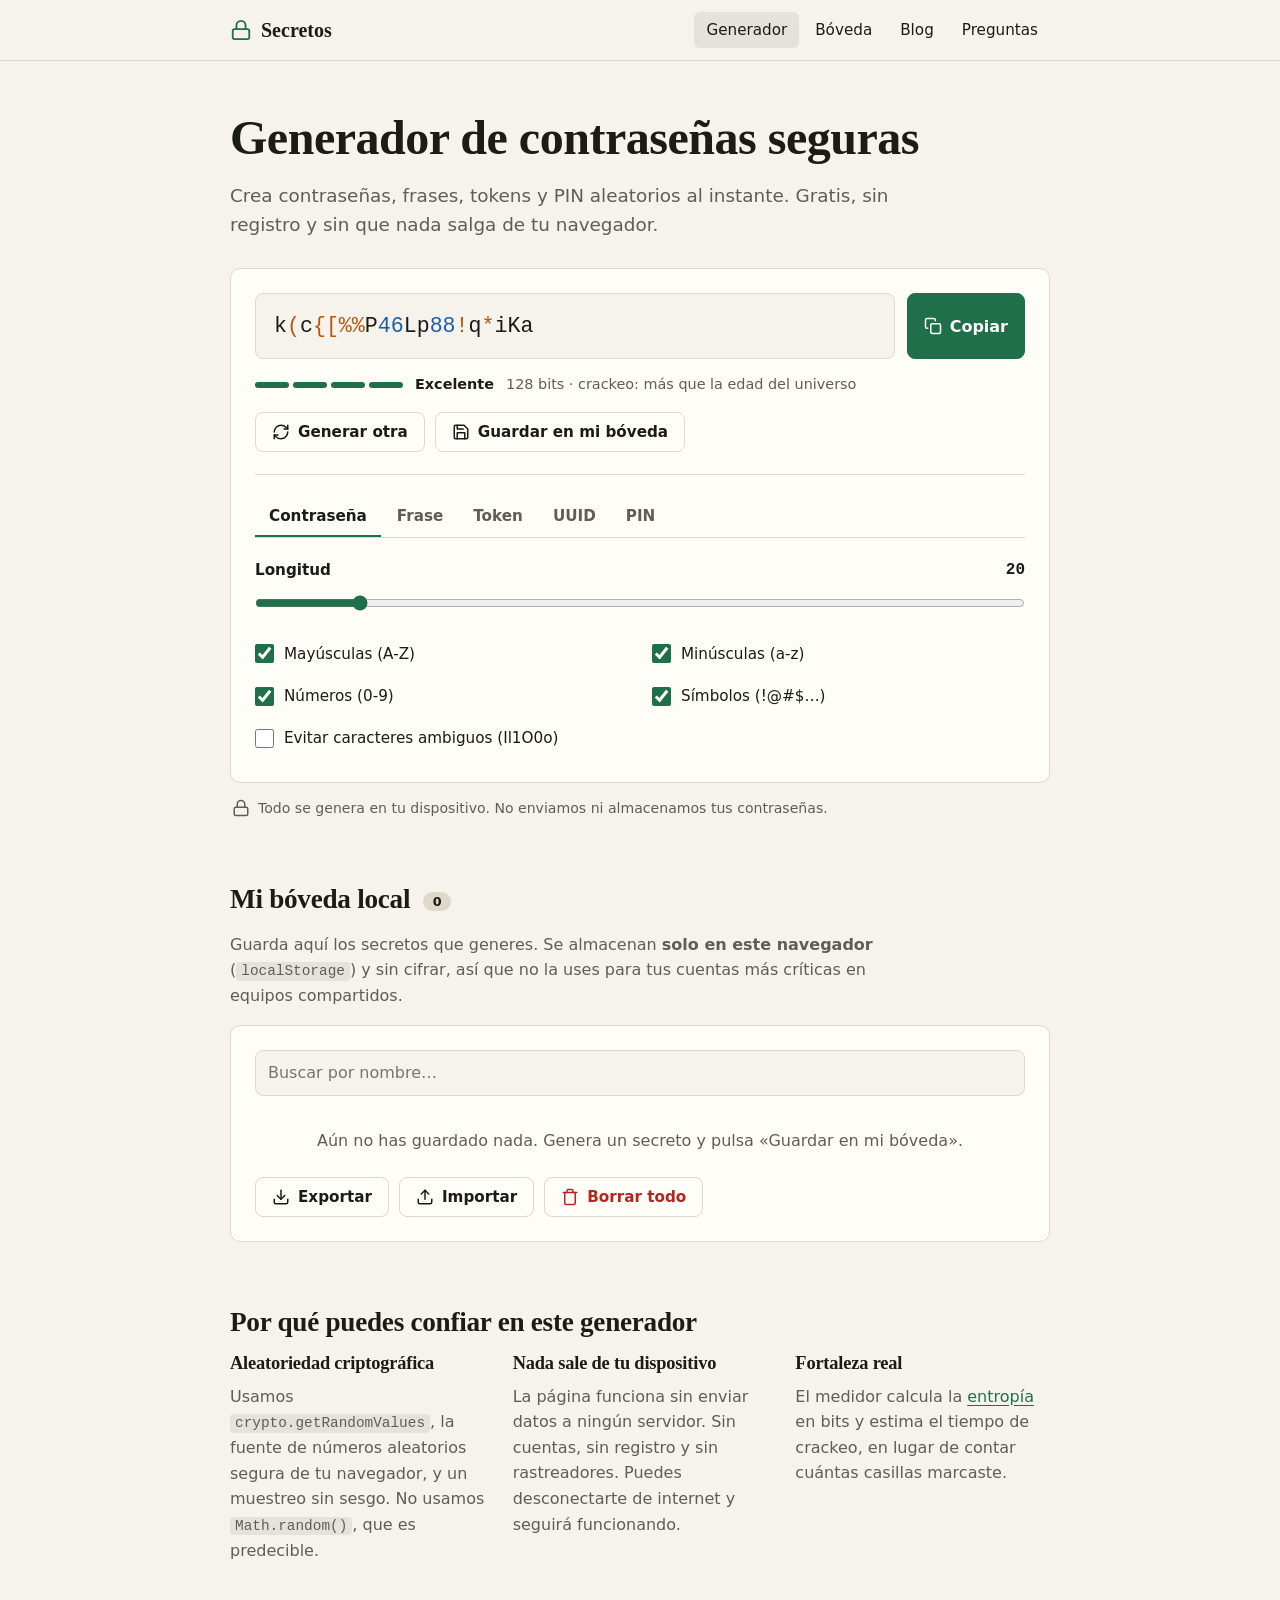
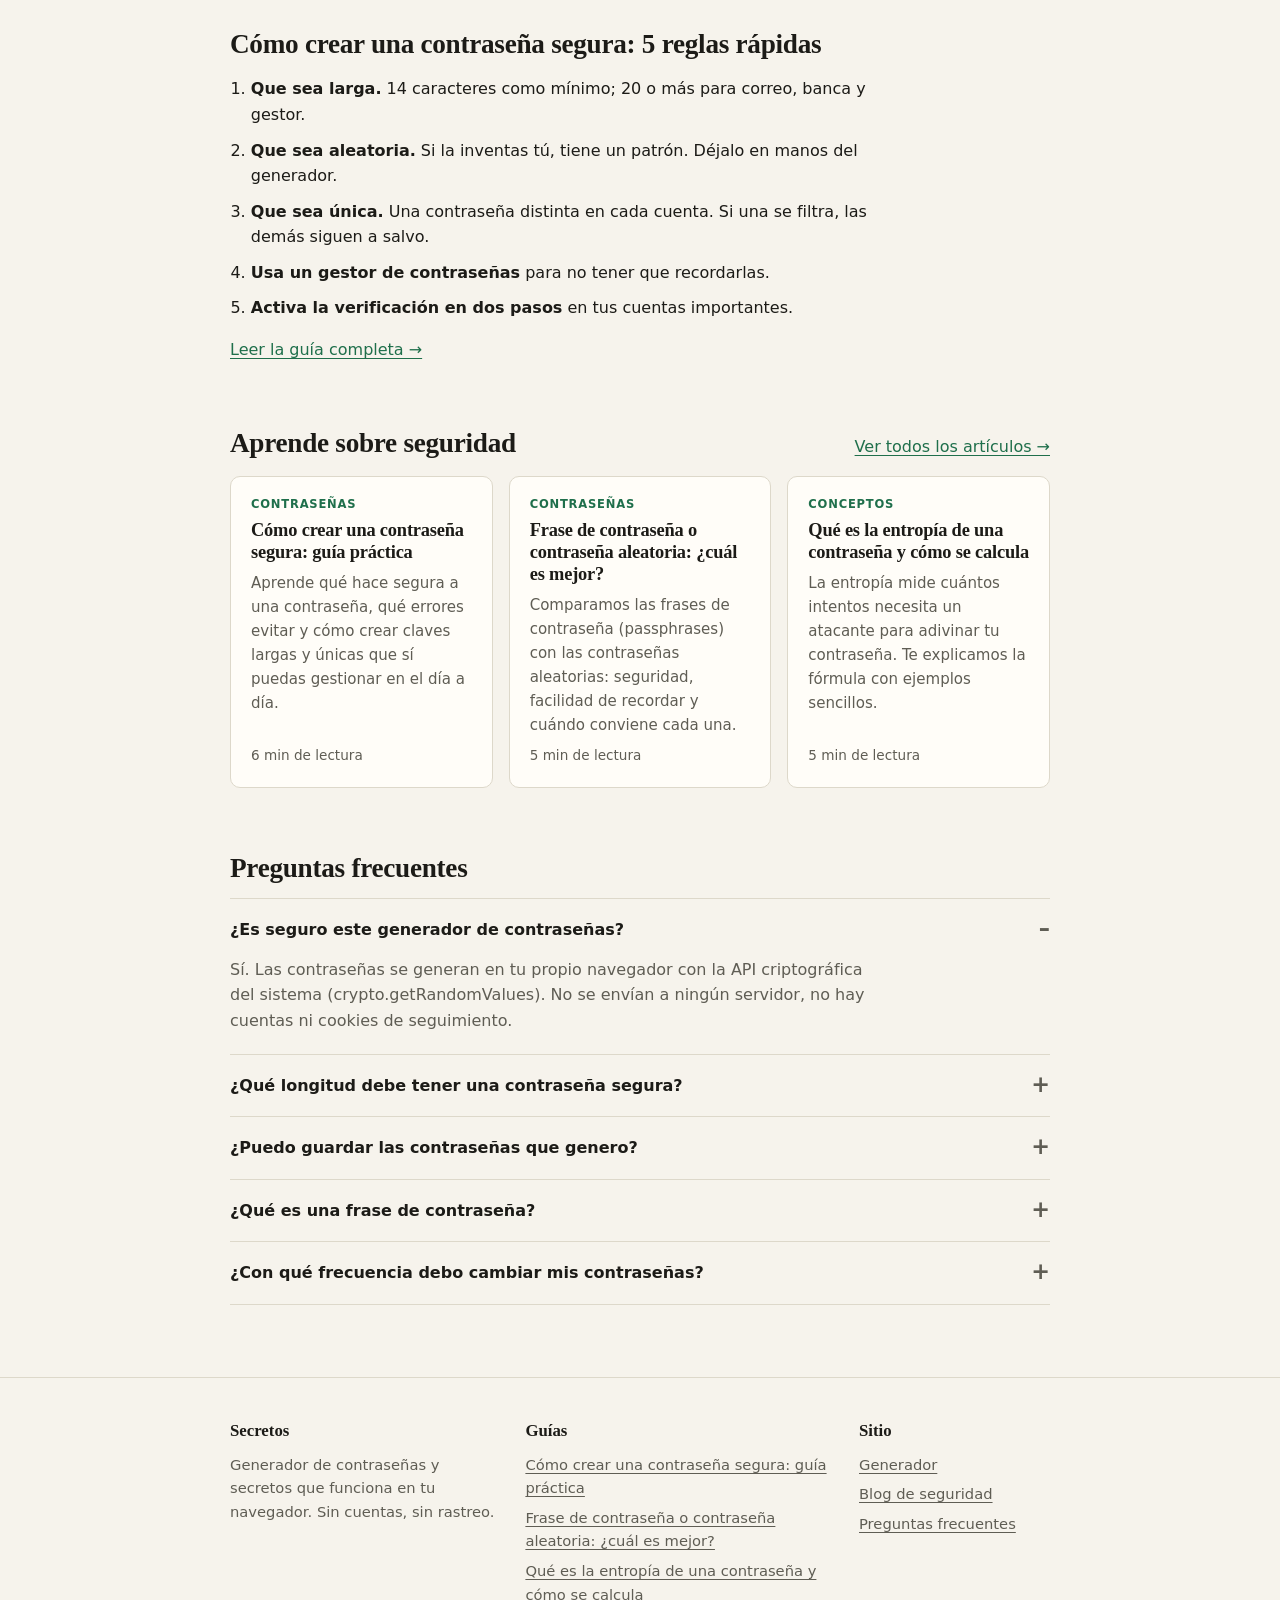
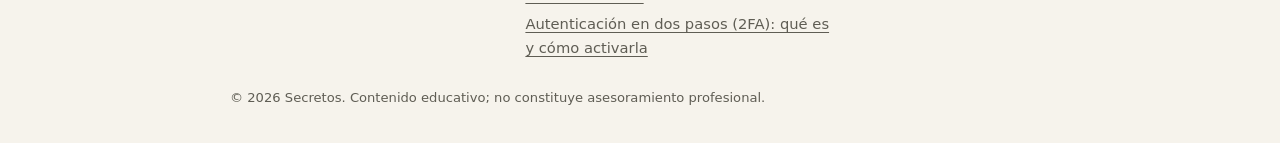
<file: index.html>
<!DOCTYPE html>
<html lang="es">
<head>
    <meta charset="UTF-8">
    <meta name="viewport" content="width=device-width, initial-scale=1">
    <title>Generador de contraseñas seguras online y gratis | Secretos</title>
    <meta name="description" content="Genera contraseñas seguras, frases, tokens y PIN aleatorios en tu navegador. Gratis, sin registro y sin enviar datos. Incluye guías de seguridad.">
    <meta name="robots" content="index, follow, max-image-preview:large">
    <link rel="canonical" href="https://ingenieroedward.github.io/Password-Generator/">
    <meta name="theme-color" content="#f6f3ec" media="(prefers-color-scheme: light)">
    <meta name="theme-color" content="#141613" media="(prefers-color-scheme: dark)">
    <link rel="icon" href="./favicon.svg" type="image/svg+xml">
    <meta property="og:type" content="website">
    <meta property="og:site_name" content="Secretos">
    <meta property="og:locale" content="es_ES">
    <meta property="og:title" content="Generador de contraseñas seguras online y gratis | Secretos">
    <meta property="og:description" content="Genera contraseñas seguras, frases, tokens y PIN aleatorios en tu navegador. Gratis, sin registro y sin enviar datos. Incluye guías de seguridad.">
    <meta property="og:url" content="https://ingenieroedward.github.io/Password-Generator/">
    <meta name="twitter:card" content="summary">
    <meta name="twitter:title" content="Generador de contraseñas seguras online y gratis | Secretos">
    <meta name="twitter:description" content="Genera contraseñas seguras, frases, tokens y PIN aleatorios en tu navegador. Gratis, sin registro y sin enviar datos. Incluye guías de seguridad.">
    <link rel="stylesheet" href="./style.css">
    <script defer src="./script.js"></script>
    <script type="application/ld+json">{"@context":"https://schema.org","@type":"WebApplication","name":"Generador de contraseñas seguras","url":"https://ingenieroedward.github.io/Password-Generator/","description":"Genera contraseñas seguras, frases, tokens y PIN aleatorios en tu navegador. Gratis, sin registro y sin enviar datos. Incluye guías de seguridad.","applicationCategory":"SecurityApplication","operatingSystem":"Any","inLanguage":"es","browserRequirements":"Requiere JavaScript","offers":{"@type":"Offer","price":"0","priceCurrency":"EUR"}}</script>
    <script type="application/ld+json">{"@context":"https://schema.org","@type":"FAQPage","mainEntity":[{"@type":"Question","name":"¿Es seguro este generador de contraseñas?","acceptedAnswer":{"@type":"Answer","text":"Sí. Las contraseñas se generan en tu propio navegador con la API criptográfica del sistema (crypto.getRandomValues). No se envían a ningún servidor, no hay cuentas ni cookies de seguimiento."}},{"@type":"Question","name":"¿Qué longitud debe tener una contraseña segura?","acceptedAnswer":{"@type":"Answer","text":"Como mínimo 14 caracteres para cuentas normales y 20 o más para cuentas importantes (correo, banca, gestor de contraseñas). La longitud pesa más que añadir símbolos raros."}},{"@type":"Question","name":"¿Puedo guardar las contraseñas que genero?","acceptedAnswer":{"@type":"Answer","text":"Sí, en la bóveda local. Se guardan en este navegador (localStorage) y nunca salen de tu dispositivo. Ten en cuenta que no están cifradas, así que para tus cuentas más críticas es mejor usar un gestor de contraseñas dedicado."}},{"@type":"Question","name":"¿Qué es una frase de contraseña?","acceptedAnswer":{"@type":"Answer","text":"Es una combinación de varias palabras al azar, por ejemplo «Faro-Tigre-Nube-Cobre-Valle». Son más fáciles de recordar y muy seguras si tienen suficientes palabras y se eligen al azar."}},{"@type":"Question","name":"¿Con qué frecuencia debo cambiar mis contraseñas?","acceptedAnswer":{"@type":"Answer","text":"No hace falta cambiarlas de forma periódica si son largas, únicas y no se han filtrado. Cámbialas de inmediato si sospechas que alguien las conoce o si el servicio sufre una brecha de datos."}}]}</script>
</head>
<body>
<svg width="0" height="0" style="position:absolute" aria-hidden="true" focusable="false"><defs>
<symbol id="i-lock" viewBox="0 0 24 24"><rect x="3" y="11" width="18" height="11" rx="2"/><path d="M7 11V7a5 5 0 0 1 10 0v4"/></symbol>
<symbol id="i-copy" viewBox="0 0 24 24"><rect x="9" y="9" width="13" height="13" rx="2"/><path d="M5 15H4a2 2 0 0 1-2-2V4a2 2 0 0 1 2-2h9a2 2 0 0 1 2 2v1"/></symbol>
<symbol id="i-check" viewBox="0 0 24 24"><path d="M20 6 9 17l-5-5"/></symbol>
<symbol id="i-refresh" viewBox="0 0 24 24"><path d="M3 12a9 9 0 0 1 9-9 9.75 9.75 0 0 1 6.74 2.74L21 8"/><path d="M21 3v5h-5"/><path d="M21 12a9 9 0 0 1-9 9 9.75 9.75 0 0 1-6.74-2.74L3 16"/><path d="M8 16H3v5"/></symbol>
<symbol id="i-save" viewBox="0 0 24 24"><path d="M19 21H5a2 2 0 0 1-2-2V5a2 2 0 0 1 2-2h11l5 5v11a2 2 0 0 1-2 2z"/><path d="M17 21v-8H7v8"/><path d="M7 3v5h8"/></symbol>
<symbol id="i-eye" viewBox="0 0 24 24"><path d="M2 12s3-7 10-7 10 7 10 7-3 7-10 7-10-7-10-7Z"/><circle cx="12" cy="12" r="3"/></symbol>
<symbol id="i-eyeoff" viewBox="0 0 24 24"><path d="M9.88 9.88a3 3 0 1 0 4.24 4.24"/><path d="M10.73 5.08A10.43 10.43 0 0 1 12 5c7 0 10 7 10 7a13.16 13.16 0 0 1-1.67 2.68"/><path d="M6.61 6.61A13.526 13.526 0 0 0 2 12s3 7 10 7a9.74 9.74 0 0 0 5.39-1.61"/><line x1="2" x2="22" y1="2" y2="22"/></symbol>
<symbol id="i-trash" viewBox="0 0 24 24"><path d="M3 6h18"/><path d="M19 6v14a2 2 0 0 1-2 2H7a2 2 0 0 1-2-2V6"/><path d="M8 6V4a2 2 0 0 1 2-2h4a2 2 0 0 1 2 2v2"/></symbol>
<symbol id="i-download" viewBox="0 0 24 24"><path d="M21 15v4a2 2 0 0 1-2 2H5a2 2 0 0 1-2-2v-4"/><path d="M7 10l5 5 5-5"/><path d="M12 15V3"/></symbol>
<symbol id="i-upload" viewBox="0 0 24 24"><path d="M21 15v4a2 2 0 0 1-2 2H5a2 2 0 0 1-2-2v-4"/><path d="M17 8l-5-5-5 5"/><path d="M12 3v12"/></symbol>
</defs></svg>
<a class="saltar" href="#contenido">Saltar al contenido</a>
<header class="sitio">
    <div class="wrap sitio-in">
        <a class="marca" href="./"><svg class="ico"><use href="#i-lock"/></svg><span>Secretos</span></a>
        <nav aria-label="Principal">
            <a href="./#generador" aria-current="page">Generador</a>
            <a href="./#boveda">Bóveda</a>
            <a href="./blog/">Blog</a>
            <a href="./#preguntas">Preguntas</a>
        </nav>
    </div>
</header>
<main id="contenido">
<section class="hero">
    <div class="wrap">
        <h1>Generador de contraseñas seguras</h1>
        <p class="lead">Crea contraseñas, frases, tokens y PIN aleatorios al instante. Gratis, sin registro y sin que nada salga de tu navegador.</p>
    </div>
</section>

<section class="wrap" id="generador" aria-label="Generador">
    <div class="herramienta">
        <div class="salida-fila">
            <output id="salida" class="salida" aria-label="Secreto generado" tabindex="0"></output>
            <button class="btn btn-principal" id="btn-copiar" aria-label="Copiar al portapapeles"><svg class="ico"><use href="#i-copy"/></svg><span>Copiar</span></button>
        </div>

        <div class="fortaleza" aria-live="polite">
            <div class="barras" id="barras" aria-hidden="true"><i></i><i></i><i></i><i></i></div>
            <strong id="fortaleza-texto" class="fortaleza-texto">—</strong>
            <span id="fortaleza-detalle" class="fortaleza-detalle"></span>
        </div>

        <div class="fila-botones">
            <button class="btn" id="btn-regenerar"><svg class="ico"><use href="#i-refresh"/></svg><span>Generar otra</span></button>
            <button class="btn" id="btn-guardar"><svg class="ico"><use href="#i-save"/></svg><span>Guardar en mi bóveda</span></button>
        </div>

        <hr>

        <div class="tipos" id="tipos" role="group" aria-label="Tipo de secreto">
            <button data-tipo="password" aria-pressed="true">Contraseña</button>
            <button data-tipo="phrase" aria-pressed="false">Frase</button>
            <button data-tipo="token" aria-pressed="false">Token</button>
            <button data-tipo="uuid" aria-pressed="false">UUID</button>
            <button data-tipo="pin" aria-pressed="false">PIN</button>
        </div>

        <!-- Contraseña -->
        <div class="panel" data-panel="password">
            <div class="fila-rango">
                <label for="pw-longitud">Longitud</label>
                <output id="pw-longitud-val" class="valor">20</output>
            </div>
            <input type="range" id="pw-longitud" min="4" max="128" step="1" value="20">
            <div class="opciones">
                <label class="check"><input type="checkbox" id="pw-upper" checked> Mayúsculas (A-Z)</label>
                <label class="check"><input type="checkbox" id="pw-lower" checked> Minúsculas (a-z)</label>
                <label class="check"><input type="checkbox" id="pw-digits" checked> Números (0-9)</label>
                <label class="check"><input type="checkbox" id="pw-symbols" checked> Símbolos (!@#$…)</label>
                <label class="check"><input type="checkbox" id="pw-ambiguous"> Evitar caracteres ambiguos (Il1O0o)</label>
            </div>
        </div>

        <!-- Frase -->
        <div class="panel" data-panel="phrase" hidden>
            <div class="fila-rango">
                <label for="ph-palabras">Palabras</label>
                <output id="ph-palabras-val" class="valor">8</output>
            </div>
            <input type="range" id="ph-palabras" min="4" max="14" step="1" value="8">
            <div class="campo">
                <label for="ph-sep">Separador</label>
                <select id="ph-sep">
                    <option value="-">Guion ( - )</option>
                    <option value=" ">Espacio</option>
                    <option value=".">Punto ( . )</option>
                    <option value="_">Guion bajo ( _ )</option>
                    <option value="">Ninguno</option>
                </select>
            </div>
            <div class="opciones">
                <label class="check"><input type="checkbox" id="ph-cap" checked> Empezar cada palabra con mayúscula</label>
                <label class="check"><input type="checkbox" id="ph-num"> Añadir un número al final</label>
            </div>
        </div>

        <!-- Token -->
        <div class="panel" data-panel="token" hidden>
            <div class="fila-rango">
                <label for="tk-longitud">Longitud</label>
                <output id="tk-longitud-val" class="valor">32</output>
            </div>
            <input type="range" id="tk-longitud" min="8" max="128" step="1" value="32">
            <div class="campo">
                <label for="tk-formato">Formato</label>
                <select id="tk-formato">
                    <option value="hex">Hexadecimal</option>
                    <option value="base62">Base62 (A-Z a-z 0-9)</option>
                    <option value="base64url">Base64URL (A-Z a-z 0-9 - _)</option>
                </select>
            </div>
            <div class="campo">
                <label for="tk-prefijo">Prefijo (opcional)</label>
                <input type="text" id="tk-prefijo" maxlength="12" placeholder="sk_live_" autocomplete="off" spellcheck="false">
            </div>
        </div>

        <!-- UUID -->
        <div class="panel" data-panel="uuid" hidden>
            <p class="ayuda">UUID versión 4 aleatorio (122 bits de entropía). Útil como identificador único o clave de API.</p>
        </div>

        <!-- PIN -->
        <div class="panel" data-panel="pin" hidden>
            <div class="fila-rango">
                <label for="pin-longitud">Dígitos</label>
                <output id="pin-longitud-val" class="valor">6</output>
            </div>
            <input type="range" id="pin-longitud" min="4" max="12" step="1" value="6">
        </div>
    </div>
    <p class="nota-privacidad"><svg class="ico"><use href="#i-lock"/></svg> Todo se genera en tu dispositivo. No enviamos ni almacenamos tus contraseñas.</p>
</section>

<section class="wrap seccion" id="boveda" aria-labelledby="t-boveda">
    <h2 id="t-boveda">Mi bóveda local <span class="contador" id="contador-boveda">0</span></h2>
    <p class="intro">Guarda aquí los secretos que generes. Se almacenan <strong>solo en este navegador</strong> (<code>localStorage</code>) y sin cifrar, así que no la uses para tus cuentas más críticas en equipos compartidos.</p>
    <div class="herramienta">
        <input type="search" id="buscar" placeholder="Buscar por nombre…" aria-label="Buscar en la bóveda" autocomplete="off">
        <ul id="lista" class="lista"></ul>
        <p id="vacio" class="vacio" hidden></p>
        <div class="fila-botones">
            <button class="btn" id="btn-exportar"><svg class="ico"><use href="#i-download"/></svg><span>Exportar</span></button>
            <button class="btn" id="btn-importar"><svg class="ico"><use href="#i-upload"/></svg><span>Importar</span></button>
            <button class="btn btn-peligro" id="btn-borrar-todo"><svg class="ico"><use href="#i-trash"/></svg><span>Borrar todo</span></button>
            <input type="file" id="archivo-importar" accept="application/json,.json" hidden>
        </div>
    </div>
</section>

<section class="wrap seccion" aria-labelledby="t-porque">
    <h2 id="t-porque">Por qué puedes confiar en este generador</h2>
    <div class="columnas">
        <div>
            <h3>Aleatoriedad criptográfica</h3>
            <p>Usamos <code>crypto.getRandomValues</code>, la fuente de números aleatorios segura de tu navegador, y un muestreo sin sesgo. No usamos <code>Math.random()</code>, que es predecible.</p>
        </div>
        <div>
            <h3>Nada sale de tu dispositivo</h3>
            <p>La página funciona sin enviar datos a ningún servidor. Sin cuentas, sin registro y sin rastreadores. Puedes desconectarte de internet y seguirá funcionando.</p>
        </div>
        <div>
            <h3>Fortaleza real</h3>
            <p>El medidor calcula la <a href="./blog/que-es-la-entropia-de-una-contrasena/">entropía</a> en bits y estima el tiempo de crackeo, en lugar de contar cuántas casillas marcaste.</p>
        </div>
    </div>
</section>

<section class="wrap seccion" aria-labelledby="t-consejos">
    <h2 id="t-consejos">Cómo crear una contraseña segura: 5 reglas rápidas</h2>
    <ol class="reglas">
        <li><strong>Que sea larga.</strong> 14 caracteres como mínimo; 20 o más para correo, banca y gestor.</li>
        <li><strong>Que sea aleatoria.</strong> Si la inventas tú, tiene un patrón. Déjalo en manos del generador.</li>
        <li><strong>Que sea única.</strong> Una contraseña distinta en cada cuenta. Si una se filtra, las demás siguen a salvo.</li>
        <li><strong>Usa un gestor de contraseñas</strong> para no tener que recordarlas.</li>
        <li><strong>Activa la verificación en dos pasos</strong> en tus cuentas importantes.</li>
    </ol>
    <p><a href="./blog/como-crear-una-contrasena-segura/">Leer la guía completa →</a></p>
</section>

<section class="wrap seccion" aria-labelledby="t-blog">
    <div class="cab-seccion">
        <h2 id="t-blog">Aprende sobre seguridad</h2>
        <a href="./blog/">Ver todos los artículos →</a>
    </div>
    <div class="tarjetas-blog"><article class="tarjeta-blog">
    <span class="etiqueta">Contraseñas</span>
    <h3><a href="./blog/como-crear-una-contrasena-segura/">Cómo crear una contraseña segura: guía práctica</a></h3>
    <p>Aprende qué hace segura a una contraseña, qué errores evitar y cómo crear claves largas y únicas que sí puedas gestionar en el día a día.</p>
    <span class="meta">6 min de lectura</span>
</article>
<article class="tarjeta-blog">
    <span class="etiqueta">Contraseñas</span>
    <h3><a href="./blog/frase-de-contrasena-vs-contrasena/">Frase de contraseña o contraseña aleatoria: ¿cuál es mejor?</a></h3>
    <p>Comparamos las frases de contraseña (passphrases) con las contraseñas aleatorias: seguridad, facilidad de recordar y cuándo conviene cada una.</p>
    <span class="meta">5 min de lectura</span>
</article>
<article class="tarjeta-blog">
    <span class="etiqueta">Conceptos</span>
    <h3><a href="./blog/que-es-la-entropia-de-una-contrasena/">Qué es la entropía de una contraseña y cómo se calcula</a></h3>
    <p>La entropía mide cuántos intentos necesita un atacante para adivinar tu contraseña. Te explicamos la fórmula con ejemplos sencillos.</p>
    <span class="meta">5 min de lectura</span>
</article></div>
</section>

<section class="wrap seccion" id="preguntas" aria-labelledby="t-faq">
    <h2 id="t-faq">Preguntas frecuentes</h2>
    <details open><summary>¿Es seguro este generador de contraseñas?</summary><p>Sí. Las contraseñas se generan en tu propio navegador con la API criptográfica del sistema (crypto.getRandomValues). No se envían a ningún servidor, no hay cuentas ni cookies de seguimiento.</p></details>
<details><summary>¿Qué longitud debe tener una contraseña segura?</summary><p>Como mínimo 14 caracteres para cuentas normales y 20 o más para cuentas importantes (correo, banca, gestor de contraseñas). La longitud pesa más que añadir símbolos raros.</p></details>
<details><summary>¿Puedo guardar las contraseñas que genero?</summary><p>Sí, en la bóveda local. Se guardan en este navegador (localStorage) y nunca salen de tu dispositivo. Ten en cuenta que no están cifradas, así que para tus cuentas más críticas es mejor usar un gestor de contraseñas dedicado.</p></details>
<details><summary>¿Qué es una frase de contraseña?</summary><p>Es una combinación de varias palabras al azar, por ejemplo «Faro-Tigre-Nube-Cobre-Valle». Son más fáciles de recordar y muy seguras si tienen suficientes palabras y se eligen al azar.</p></details>
<details><summary>¿Con qué frecuencia debo cambiar mis contraseñas?</summary><p>No hace falta cambiarlas de forma periódica si son largas, únicas y no se han filtrado. Cámbialas de inmediato si sospechas que alguien las conoce o si el servicio sufre una brecha de datos.</p></details>
</section>

</main>
<footer class="pie">
    <div class="wrap pie-in">
        <div>
            <strong>Secretos</strong>
            <p>Generador de contraseñas y secretos que funciona en tu navegador. Sin cuentas, sin rastreo.</p>
        </div>
        <div>
            <strong>Guías</strong>
            <ul><li><a href="./blog/como-crear-una-contrasena-segura/">Cómo crear una contraseña segura: guía práctica</a></li><li><a href="./blog/frase-de-contrasena-vs-contrasena/">Frase de contraseña o contraseña aleatoria: ¿cuál es mejor?</a></li><li><a href="./blog/que-es-la-entropia-de-una-contrasena/">Qué es la entropía de una contraseña y cómo se calcula</a></li><li><a href="./blog/autenticacion-en-dos-pasos-2fa/">Autenticación en dos pasos (2FA): qué es y cómo activarla</a></li></ul>
        </div>
        <div>
            <strong>Sitio</strong>
            <ul>
                <li><a href="./#generador">Generador</a></li>
                <li><a href="./blog/">Blog de seguridad</a></li>
                <li><a href="./#preguntas">Preguntas frecuentes</a></li>
            </ul>
        </div>
    </div>
    <div class="wrap pie-copia">© 2026 Secretos. Contenido educativo; no constituye asesoramiento profesional.</div>
</footer>
<dialog id="dlg-guardar">
    <form method="dialog" id="form-guardar">
        <h2>Guardar en la bóveda</h2>
        <label for="guardar-nombre">Nombre</label>
        <input type="text" id="guardar-nombre" maxlength="60" required autocomplete="off" placeholder="Ej. Correo personal">
        <div class="dlg-acciones">
            <button type="button" class="btn" id="guardar-cancelar">Cancelar</button>
            <button type="submit" class="btn btn-principal">Guardar</button>
        </div>
    </form>
</dialog>
<div id="toast" class="toast" role="status" aria-live="polite"></div>
</body>
</html>
</file>
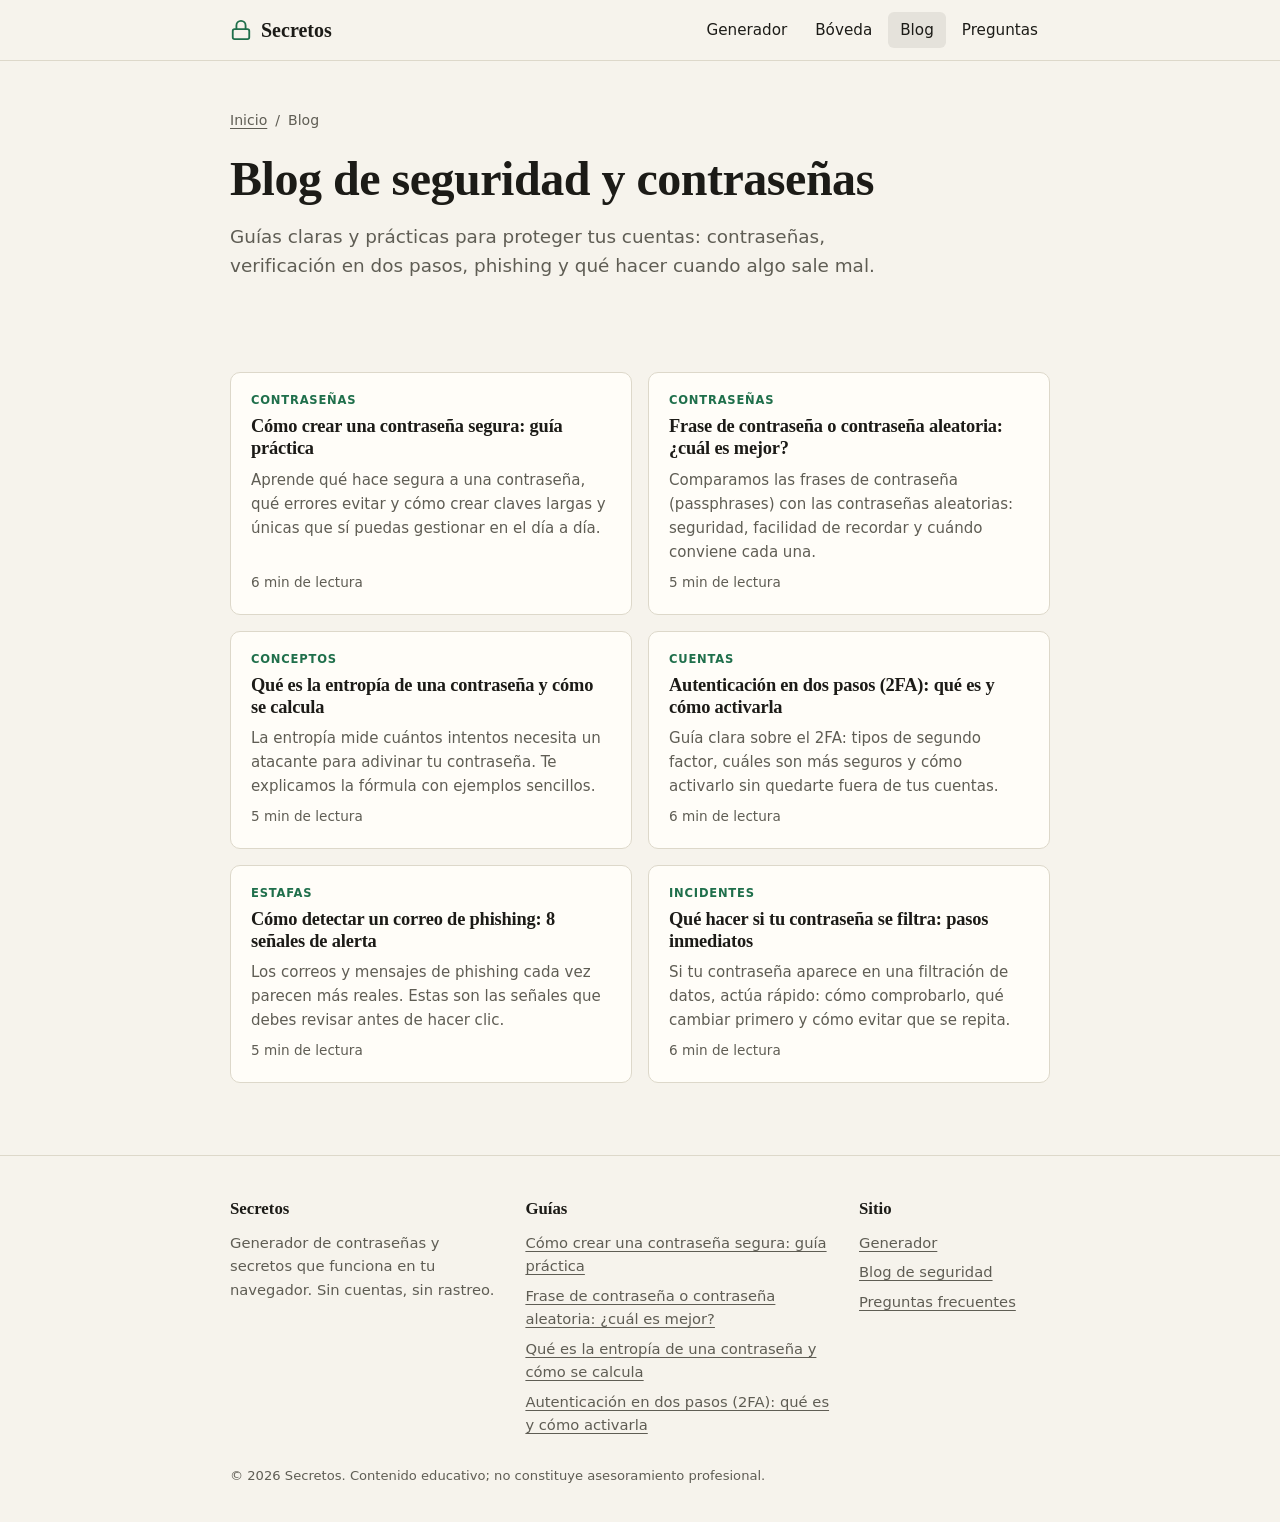
<file: blog/index.html>
<!DOCTYPE html>
<html lang="es">
<head>
    <meta charset="UTF-8">
    <meta name="viewport" content="width=device-width, initial-scale=1">
    <title>Blog de seguridad: contraseñas, 2FA y phishing | Secretos</title>
    <meta name="description" content="Guías prácticas sobre contraseñas seguras, verificación en dos pasos, phishing y cómo actuar ante una filtración de datos.">
    <meta name="robots" content="index, follow, max-image-preview:large">
    <link rel="canonical" href="https://ingenieroedward.github.io/Password-Generator/blog/">
    <meta name="theme-color" content="#f6f3ec" media="(prefers-color-scheme: light)">
    <meta name="theme-color" content="#141613" media="(prefers-color-scheme: dark)">
    <link rel="icon" href="../favicon.svg" type="image/svg+xml">
    <meta property="og:type" content="website">
    <meta property="og:site_name" content="Secretos">
    <meta property="og:locale" content="es_ES">
    <meta property="og:title" content="Blog de seguridad: contraseñas, 2FA y phishing | Secretos">
    <meta property="og:description" content="Guías prácticas sobre contraseñas seguras, verificación en dos pasos, phishing y cómo actuar ante una filtración de datos.">
    <meta property="og:url" content="https://ingenieroedward.github.io/Password-Generator/blog/">
    <meta name="twitter:card" content="summary">
    <meta name="twitter:title" content="Blog de seguridad: contraseñas, 2FA y phishing | Secretos">
    <meta name="twitter:description" content="Guías prácticas sobre contraseñas seguras, verificación en dos pasos, phishing y cómo actuar ante una filtración de datos.">
    <link rel="stylesheet" href="../style.css">
    <script type="application/ld+json">{"@context":"https://schema.org","@type":"CollectionPage","name":"Blog de seguridad","url":"https://ingenieroedward.github.io/Password-Generator/blog/","description":"Guías prácticas sobre contraseñas seguras, verificación en dos pasos, phishing y cómo actuar ante una filtración de datos.","inLanguage":"es"}</script>
    <script type="application/ld+json">{"@context":"https://schema.org","@type":"BreadcrumbList","itemListElement":[{"@type":"ListItem","position":1,"name":"Inicio","item":"https://ingenieroedward.github.io/Password-Generator/"},{"@type":"ListItem","position":2,"name":"Blog","item":"https://ingenieroedward.github.io/Password-Generator/blog/"}]}</script>
</head>
<body>
<svg width="0" height="0" style="position:absolute" aria-hidden="true" focusable="false"><defs>
<symbol id="i-lock" viewBox="0 0 24 24"><rect x="3" y="11" width="18" height="11" rx="2"/><path d="M7 11V7a5 5 0 0 1 10 0v4"/></symbol>
<symbol id="i-copy" viewBox="0 0 24 24"><rect x="9" y="9" width="13" height="13" rx="2"/><path d="M5 15H4a2 2 0 0 1-2-2V4a2 2 0 0 1 2-2h9a2 2 0 0 1 2 2v1"/></symbol>
<symbol id="i-check" viewBox="0 0 24 24"><path d="M20 6 9 17l-5-5"/></symbol>
<symbol id="i-refresh" viewBox="0 0 24 24"><path d="M3 12a9 9 0 0 1 9-9 9.75 9.75 0 0 1 6.74 2.74L21 8"/><path d="M21 3v5h-5"/><path d="M21 12a9 9 0 0 1-9 9 9.75 9.75 0 0 1-6.74-2.74L3 16"/><path d="M8 16H3v5"/></symbol>
<symbol id="i-save" viewBox="0 0 24 24"><path d="M19 21H5a2 2 0 0 1-2-2V5a2 2 0 0 1 2-2h11l5 5v11a2 2 0 0 1-2 2z"/><path d="M17 21v-8H7v8"/><path d="M7 3v5h8"/></symbol>
<symbol id="i-eye" viewBox="0 0 24 24"><path d="M2 12s3-7 10-7 10 7 10 7-3 7-10 7-10-7-10-7Z"/><circle cx="12" cy="12" r="3"/></symbol>
<symbol id="i-eyeoff" viewBox="0 0 24 24"><path d="M9.88 9.88a3 3 0 1 0 4.24 4.24"/><path d="M10.73 5.08A10.43 10.43 0 0 1 12 5c7 0 10 7 10 7a13.16 13.16 0 0 1-1.67 2.68"/><path d="M6.61 6.61A13.526 13.526 0 0 0 2 12s3 7 10 7a9.74 9.74 0 0 0 5.39-1.61"/><line x1="2" x2="22" y1="2" y2="22"/></symbol>
<symbol id="i-trash" viewBox="0 0 24 24"><path d="M3 6h18"/><path d="M19 6v14a2 2 0 0 1-2 2H7a2 2 0 0 1-2-2V6"/><path d="M8 6V4a2 2 0 0 1 2-2h4a2 2 0 0 1 2 2v2"/></symbol>
<symbol id="i-download" viewBox="0 0 24 24"><path d="M21 15v4a2 2 0 0 1-2 2H5a2 2 0 0 1-2-2v-4"/><path d="M7 10l5 5 5-5"/><path d="M12 15V3"/></symbol>
<symbol id="i-upload" viewBox="0 0 24 24"><path d="M21 15v4a2 2 0 0 1-2 2H5a2 2 0 0 1-2-2v-4"/><path d="M17 8l-5-5-5 5"/><path d="M12 3v12"/></symbol>
</defs></svg>
<a class="saltar" href="#contenido">Saltar al contenido</a>
<header class="sitio">
    <div class="wrap sitio-in">
        <a class="marca" href="../"><svg class="ico"><use href="#i-lock"/></svg><span>Secretos</span></a>
        <nav aria-label="Principal">
            <a href="../#generador">Generador</a>
            <a href="../#boveda">Bóveda</a>
            <a href="../blog/" aria-current="page">Blog</a>
            <a href="../#preguntas">Preguntas</a>
        </nav>
    </div>
</header>
<main id="contenido">
<section class="hero"><div class="wrap">
    <nav class="migas" aria-label="Migas de pan"><a href="../">Inicio</a> <span>/</span> <span>Blog</span></nav>
    <h1>Blog de seguridad y contraseñas</h1>
    <p class="lead">Guías claras y prácticas para proteger tus cuentas: contraseñas, verificación en dos pasos, phishing y qué hacer cuando algo sale mal.</p>
</div></section>
<section class="wrap seccion"><div class="tarjetas-blog tarjetas-lista">
<article class="tarjeta-blog">
    <span class="etiqueta">Contraseñas</span>
    <h3><a href="../blog/como-crear-una-contrasena-segura/">Cómo crear una contraseña segura: guía práctica</a></h3>
    <p>Aprende qué hace segura a una contraseña, qué errores evitar y cómo crear claves largas y únicas que sí puedas gestionar en el día a día.</p>
    <span class="meta">6 min de lectura</span>
</article>
<article class="tarjeta-blog">
    <span class="etiqueta">Contraseñas</span>
    <h3><a href="../blog/frase-de-contrasena-vs-contrasena/">Frase de contraseña o contraseña aleatoria: ¿cuál es mejor?</a></h3>
    <p>Comparamos las frases de contraseña (passphrases) con las contraseñas aleatorias: seguridad, facilidad de recordar y cuándo conviene cada una.</p>
    <span class="meta">5 min de lectura</span>
</article>
<article class="tarjeta-blog">
    <span class="etiqueta">Conceptos</span>
    <h3><a href="../blog/que-es-la-entropia-de-una-contrasena/">Qué es la entropía de una contraseña y cómo se calcula</a></h3>
    <p>La entropía mide cuántos intentos necesita un atacante para adivinar tu contraseña. Te explicamos la fórmula con ejemplos sencillos.</p>
    <span class="meta">5 min de lectura</span>
</article>
<article class="tarjeta-blog">
    <span class="etiqueta">Cuentas</span>
    <h3><a href="../blog/autenticacion-en-dos-pasos-2fa/">Autenticación en dos pasos (2FA): qué es y cómo activarla</a></h3>
    <p>Guía clara sobre el 2FA: tipos de segundo factor, cuáles son más seguros y cómo activarlo sin quedarte fuera de tus cuentas.</p>
    <span class="meta">6 min de lectura</span>
</article>
<article class="tarjeta-blog">
    <span class="etiqueta">Estafas</span>
    <h3><a href="../blog/como-detectar-phishing/">Cómo detectar un correo de phishing: 8 señales de alerta</a></h3>
    <p>Los correos y mensajes de phishing cada vez parecen más reales. Estas son las señales que debes revisar antes de hacer clic.</p>
    <span class="meta">5 min de lectura</span>
</article>
<article class="tarjeta-blog">
    <span class="etiqueta">Incidentes</span>
    <h3><a href="../blog/que-hacer-si-filtran-tu-contrasena/">Qué hacer si tu contraseña se filtra: pasos inmediatos</a></h3>
    <p>Si tu contraseña aparece en una filtración de datos, actúa rápido: cómo comprobarlo, qué cambiar primero y cómo evitar que se repita.</p>
    <span class="meta">6 min de lectura</span>
</article>
</div></section>
</main>
<footer class="pie">
    <div class="wrap pie-in">
        <div>
            <strong>Secretos</strong>
            <p>Generador de contraseñas y secretos que funciona en tu navegador. Sin cuentas, sin rastreo.</p>
        </div>
        <div>
            <strong>Guías</strong>
            <ul><li><a href="../blog/como-crear-una-contrasena-segura/">Cómo crear una contraseña segura: guía práctica</a></li><li><a href="../blog/frase-de-contrasena-vs-contrasena/">Frase de contraseña o contraseña aleatoria: ¿cuál es mejor?</a></li><li><a href="../blog/que-es-la-entropia-de-una-contrasena/">Qué es la entropía de una contraseña y cómo se calcula</a></li><li><a href="../blog/autenticacion-en-dos-pasos-2fa/">Autenticación en dos pasos (2FA): qué es y cómo activarla</a></li></ul>
        </div>
        <div>
            <strong>Sitio</strong>
            <ul>
                <li><a href="../#generador">Generador</a></li>
                <li><a href="../blog/">Blog de seguridad</a></li>
                <li><a href="../#preguntas">Preguntas frecuentes</a></li>
            </ul>
        </div>
    </div>
    <div class="wrap pie-copia">© 2026 Secretos. Contenido educativo; no constituye asesoramiento profesional.</div>
</footer>
</body>
</html>
</file>
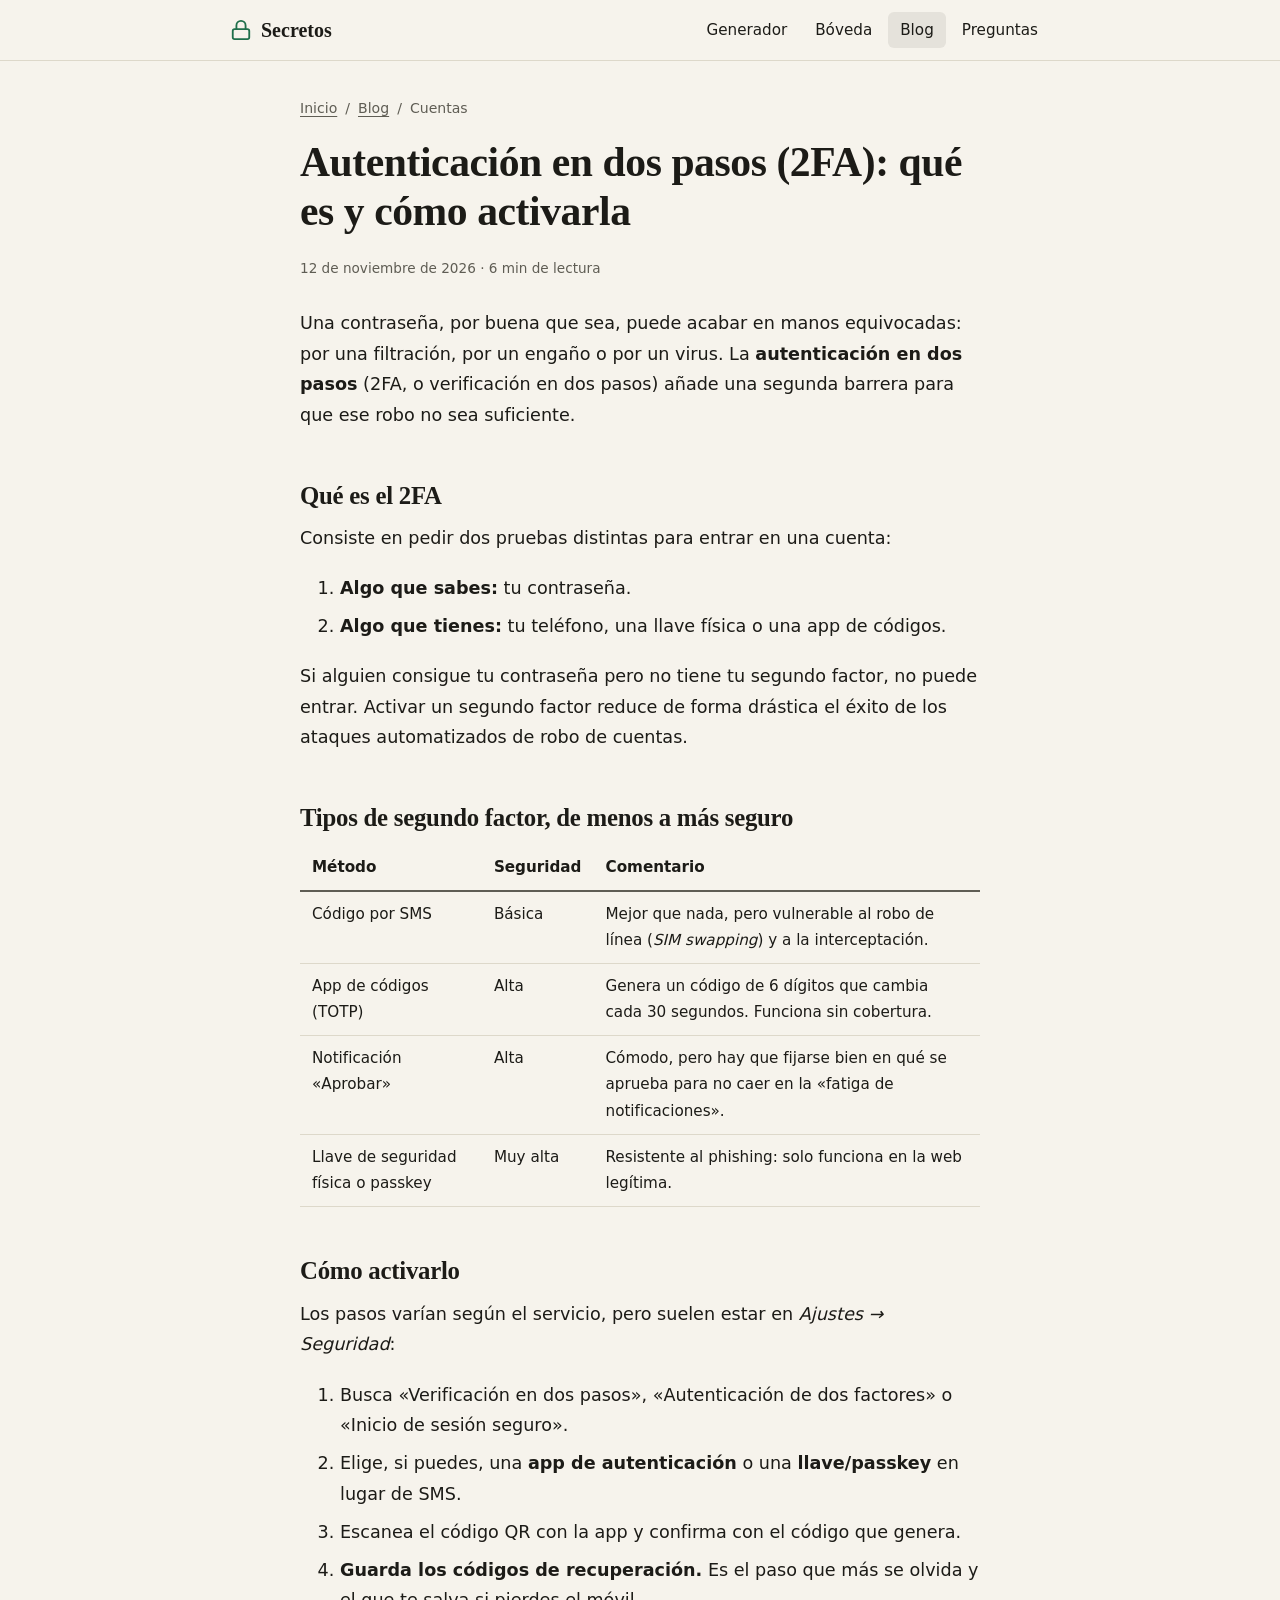
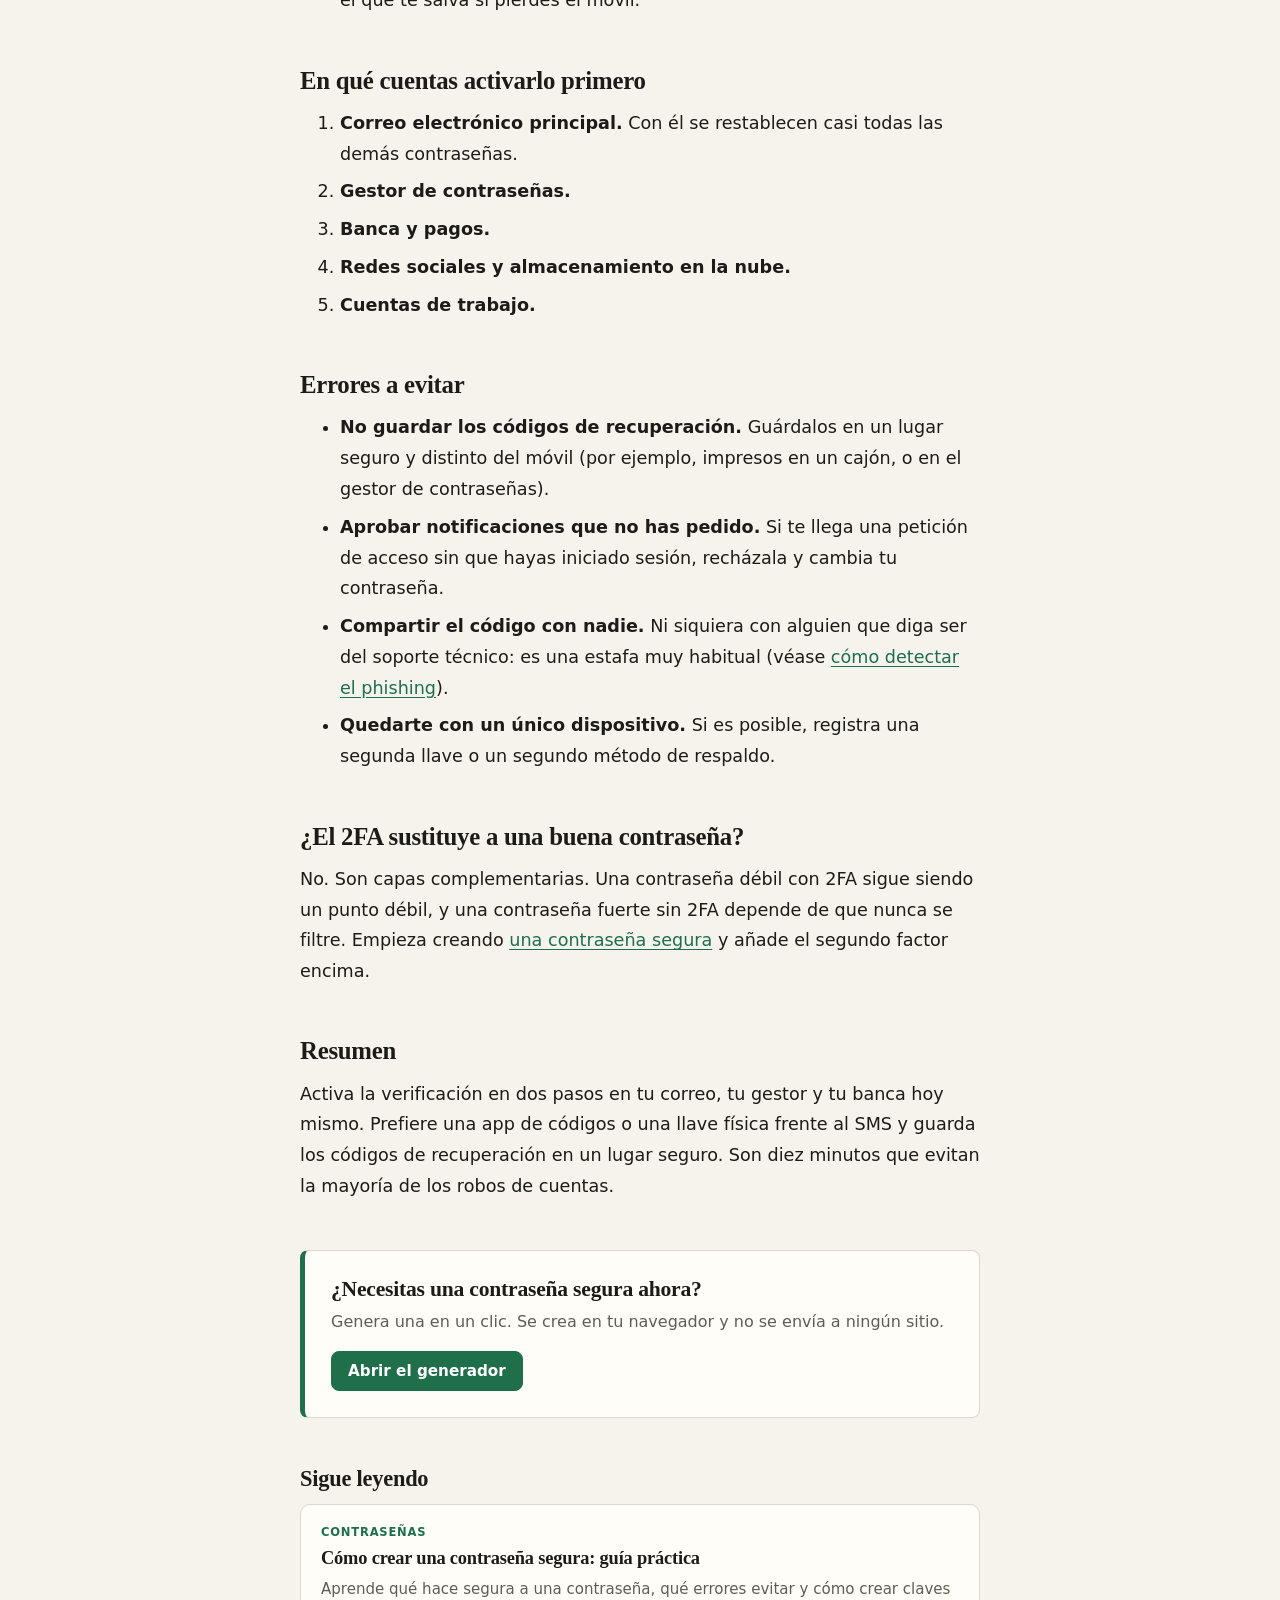
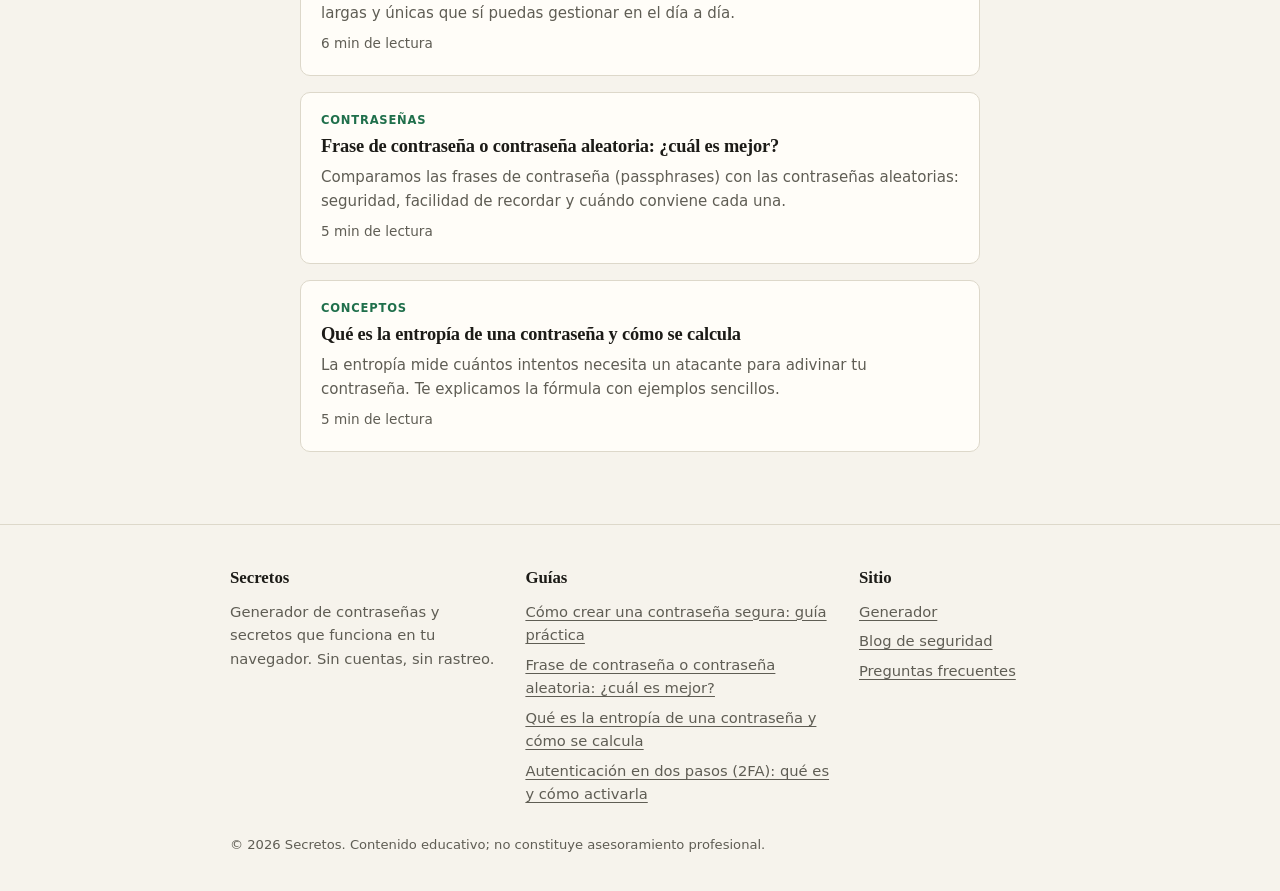
<file: blog/autenticacion-en-dos-pasos-2fa/index.html>
<!DOCTYPE html>
<html lang="es">
<head>
    <meta charset="UTF-8">
    <meta name="viewport" content="width=device-width, initial-scale=1">
    <title>Autenticación en dos pasos (2FA): qué es y cómo activarla</title>
    <meta name="description" content="Guía clara sobre el 2FA: tipos de segundo factor, cuáles son más seguros y cómo activarlo sin quedarte fuera de tus cuentas.">
    <meta name="robots" content="index, follow, max-image-preview:large">
    <link rel="canonical" href="https://ingenieroedward.github.io/Password-Generator/blog/autenticacion-en-dos-pasos-2fa/">
    <meta name="theme-color" content="#f6f3ec" media="(prefers-color-scheme: light)">
    <meta name="theme-color" content="#141613" media="(prefers-color-scheme: dark)">
    <link rel="icon" href="../../favicon.svg" type="image/svg+xml">
    <meta property="og:type" content="article">
    <meta property="og:site_name" content="Secretos">
    <meta property="og:locale" content="es_ES">
    <meta property="og:title" content="Autenticación en dos pasos (2FA): qué es y cómo activarla">
    <meta property="og:description" content="Guía clara sobre el 2FA: tipos de segundo factor, cuáles son más seguros y cómo activarlo sin quedarte fuera de tus cuentas.">
    <meta property="og:url" content="https://ingenieroedward.github.io/Password-Generator/blog/autenticacion-en-dos-pasos-2fa/">
    <meta name="twitter:card" content="summary">
    <meta name="twitter:title" content="Autenticación en dos pasos (2FA): qué es y cómo activarla">
    <meta name="twitter:description" content="Guía clara sobre el 2FA: tipos de segundo factor, cuáles son más seguros y cómo activarlo sin quedarte fuera de tus cuentas.">
    <link rel="stylesheet" href="../../style.css">
    <script type="application/ld+json">{"@context":"https://schema.org","@type":"Article","headline":"Autenticación en dos pasos (2FA): qué es y cómo activarla","description":"Guía clara sobre el 2FA: tipos de segundo factor, cuáles son más seguros y cómo activarlo sin quedarte fuera de tus cuentas.","inLanguage":"es","datePublished":"2026-11-12","dateModified":"2026-11-12","mainEntityOfPage":"https://ingenieroedward.github.io/Password-Generator/blog/autenticacion-en-dos-pasos-2fa/","author":{"@type":"Organization","name":"Secretos"},"publisher":{"@type":"Organization","name":"Secretos"}}</script>
    <script type="application/ld+json">{"@context":"https://schema.org","@type":"BreadcrumbList","itemListElement":[{"@type":"ListItem","position":1,"name":"Inicio","item":"https://ingenieroedward.github.io/Password-Generator/"},{"@type":"ListItem","position":2,"name":"Blog","item":"https://ingenieroedward.github.io/Password-Generator/blog/"},{"@type":"ListItem","position":3,"name":"Autenticación en dos pasos (2FA): qué es y cómo activarla","item":"https://ingenieroedward.github.io/Password-Generator/blog/autenticacion-en-dos-pasos-2fa/"}]}</script>
</head>
<body>
<svg width="0" height="0" style="position:absolute" aria-hidden="true" focusable="false"><defs>
<symbol id="i-lock" viewBox="0 0 24 24"><rect x="3" y="11" width="18" height="11" rx="2"/><path d="M7 11V7a5 5 0 0 1 10 0v4"/></symbol>
<symbol id="i-copy" viewBox="0 0 24 24"><rect x="9" y="9" width="13" height="13" rx="2"/><path d="M5 15H4a2 2 0 0 1-2-2V4a2 2 0 0 1 2-2h9a2 2 0 0 1 2 2v1"/></symbol>
<symbol id="i-check" viewBox="0 0 24 24"><path d="M20 6 9 17l-5-5"/></symbol>
<symbol id="i-refresh" viewBox="0 0 24 24"><path d="M3 12a9 9 0 0 1 9-9 9.75 9.75 0 0 1 6.74 2.74L21 8"/><path d="M21 3v5h-5"/><path d="M21 12a9 9 0 0 1-9 9 9.75 9.75 0 0 1-6.74-2.74L3 16"/><path d="M8 16H3v5"/></symbol>
<symbol id="i-save" viewBox="0 0 24 24"><path d="M19 21H5a2 2 0 0 1-2-2V5a2 2 0 0 1 2-2h11l5 5v11a2 2 0 0 1-2 2z"/><path d="M17 21v-8H7v8"/><path d="M7 3v5h8"/></symbol>
<symbol id="i-eye" viewBox="0 0 24 24"><path d="M2 12s3-7 10-7 10 7 10 7-3 7-10 7-10-7-10-7Z"/><circle cx="12" cy="12" r="3"/></symbol>
<symbol id="i-eyeoff" viewBox="0 0 24 24"><path d="M9.88 9.88a3 3 0 1 0 4.24 4.24"/><path d="M10.73 5.08A10.43 10.43 0 0 1 12 5c7 0 10 7 10 7a13.16 13.16 0 0 1-1.67 2.68"/><path d="M6.61 6.61A13.526 13.526 0 0 0 2 12s3 7 10 7a9.74 9.74 0 0 0 5.39-1.61"/><line x1="2" x2="22" y1="2" y2="22"/></symbol>
<symbol id="i-trash" viewBox="0 0 24 24"><path d="M3 6h18"/><path d="M19 6v14a2 2 0 0 1-2 2H7a2 2 0 0 1-2-2V6"/><path d="M8 6V4a2 2 0 0 1 2-2h4a2 2 0 0 1 2 2v2"/></symbol>
<symbol id="i-download" viewBox="0 0 24 24"><path d="M21 15v4a2 2 0 0 1-2 2H5a2 2 0 0 1-2-2v-4"/><path d="M7 10l5 5 5-5"/><path d="M12 15V3"/></symbol>
<symbol id="i-upload" viewBox="0 0 24 24"><path d="M21 15v4a2 2 0 0 1-2 2H5a2 2 0 0 1-2-2v-4"/><path d="M17 8l-5-5-5 5"/><path d="M12 3v12"/></symbol>
</defs></svg>
<a class="saltar" href="#contenido">Saltar al contenido</a>
<header class="sitio">
    <div class="wrap sitio-in">
        <a class="marca" href="../../"><svg class="ico"><use href="#i-lock"/></svg><span>Secretos</span></a>
        <nav aria-label="Principal">
            <a href="../../#generador">Generador</a>
            <a href="../../#boveda">Bóveda</a>
            <a href="../../blog/" aria-current="page">Blog</a>
            <a href="../../#preguntas">Preguntas</a>
        </nav>
    </div>
</header>
<main id="contenido">
<article class="wrap articulo">
    <nav class="migas" aria-label="Migas de pan"><a href="../../">Inicio</a> <span>/</span> <a href="../../blog/">Blog</a> <span>/</span> <span>Cuentas</span></nav>
    <header>
        <h1>Autenticación en dos pasos (2FA): qué es y cómo activarla</h1>
        <p class="meta"><time datetime="2026-11-12">12 de noviembre de 2026</time> · 6 min de lectura</p>
    </header>
    <div class="texto">
<p>Una contraseña, por buena que sea, puede acabar en manos equivocadas: por una filtración, por un engaño o por un virus. La <strong>autenticación en dos pasos</strong> (2FA, o verificación en dos pasos) añade una segunda barrera para que ese robo no sea suficiente.</p>

<h2>Qué es el 2FA</h2>
<p>Consiste en pedir dos pruebas distintas para entrar en una cuenta:</p>
<ol>
<li><strong>Algo que sabes:</strong> tu contraseña.</li>
<li><strong>Algo que tienes:</strong> tu teléfono, una llave física o una app de códigos.</li>
</ol>
<p>Si alguien consigue tu contraseña pero no tiene tu segundo factor, no puede entrar. Activar un segundo factor reduce de forma drástica el éxito de los ataques automatizados de robo de cuentas.</p>

<h2>Tipos de segundo factor, de menos a más seguro</h2>
<table>
<thead><tr><th>Método</th><th>Seguridad</th><th>Comentario</th></tr></thead>
<tbody>
<tr><td>Código por SMS</td><td>Básica</td><td>Mejor que nada, pero vulnerable al robo de línea (<em>SIM swapping</em>) y a la interceptación.</td></tr>
<tr><td>App de códigos (TOTP)</td><td>Alta</td><td>Genera un código de 6 dígitos que cambia cada 30 segundos. Funciona sin cobertura.</td></tr>
<tr><td>Notificación «Aprobar»</td><td>Alta</td><td>Cómodo, pero hay que fijarse bien en qué se aprueba para no caer en la «fatiga de notificaciones».</td></tr>
<tr><td>Llave de seguridad física o passkey</td><td>Muy alta</td><td>Resistente al phishing: solo funciona en la web legítima.</td></tr>
</tbody>
</table>

<h2>Cómo activarlo</h2>
<p>Los pasos varían según el servicio, pero suelen estar en <em>Ajustes → Seguridad</em>:</p>
<ol>
<li>Busca «Verificación en dos pasos», «Autenticación de dos factores» o «Inicio de sesión seguro».</li>
<li>Elige, si puedes, una <strong>app de autenticación</strong> o una <strong>llave/passkey</strong> en lugar de SMS.</li>
<li>Escanea el código QR con la app y confirma con el código que genera.</li>
<li><strong>Guarda los códigos de recuperación.</strong> Es el paso que más se olvida y el que te salva si pierdes el móvil.</li>
</ol>

<h2>En qué cuentas activarlo primero</h2>
<ol>
<li><strong>Correo electrónico principal.</strong> Con él se restablecen casi todas las demás contraseñas.</li>
<li><strong>Gestor de contraseñas.</strong></li>
<li><strong>Banca y pagos.</strong></li>
<li><strong>Redes sociales y almacenamiento en la nube.</strong></li>
<li><strong>Cuentas de trabajo.</strong></li>
</ol>

<h2>Errores a evitar</h2>
<ul>
<li><strong>No guardar los códigos de recuperación.</strong> Guárdalos en un lugar seguro y distinto del móvil (por ejemplo, impresos en un cajón, o en el gestor de contraseñas).</li>
<li><strong>Aprobar notificaciones que no has pedido.</strong> Si te llega una petición de acceso sin que hayas iniciado sesión, recházala y cambia tu contraseña.</li>
<li><strong>Compartir el código con nadie.</strong> Ni siquiera con alguien que diga ser del soporte técnico: es una estafa muy habitual (véase <a href="../../blog/como-detectar-phishing/">cómo detectar el phishing</a>).</li>
<li><strong>Quedarte con un único dispositivo.</strong> Si es posible, registra una segunda llave o un segundo método de respaldo.</li>
</ul>

<h2>¿El 2FA sustituye a una buena contraseña?</h2>
<p>No. Son capas complementarias. Una contraseña débil con 2FA sigue siendo un punto débil, y una contraseña fuerte sin 2FA depende de que nunca se filtre. Empieza creando <a href="../../blog/como-crear-una-contrasena-segura/">una contraseña segura</a> y añade el segundo factor encima.</p>

<h2>Resumen</h2>
<p>Activa la verificación en dos pasos en tu correo, tu gestor y tu banca hoy mismo. Prefiere una app de códigos o una llave física frente al SMS y guarda los códigos de recuperación en un lugar seguro. Son diez minutos que evitan la mayoría de los robos de cuentas.</p>

    </div>
    <aside class="cta">
        <h2>¿Necesitas una contraseña segura ahora?</h2>
        <p>Genera una en un clic. Se crea en tu navegador y no se envía a ningún sitio.</p>
        <a class="btn btn-principal" href="../../#generador">Abrir el generador</a>
    </aside>
    <section class="relacionados" aria-labelledby="t-rel">
        <h2 id="t-rel">Sigue leyendo</h2>
        <div class="tarjetas-blog"><article class="tarjeta-blog">
    <span class="etiqueta">Contraseñas</span>
    <h3><a href="../../blog/como-crear-una-contrasena-segura/">Cómo crear una contraseña segura: guía práctica</a></h3>
    <p>Aprende qué hace segura a una contraseña, qué errores evitar y cómo crear claves largas y únicas que sí puedas gestionar en el día a día.</p>
    <span class="meta">6 min de lectura</span>
</article>
<article class="tarjeta-blog">
    <span class="etiqueta">Contraseñas</span>
    <h3><a href="../../blog/frase-de-contrasena-vs-contrasena/">Frase de contraseña o contraseña aleatoria: ¿cuál es mejor?</a></h3>
    <p>Comparamos las frases de contraseña (passphrases) con las contraseñas aleatorias: seguridad, facilidad de recordar y cuándo conviene cada una.</p>
    <span class="meta">5 min de lectura</span>
</article>
<article class="tarjeta-blog">
    <span class="etiqueta">Conceptos</span>
    <h3><a href="../../blog/que-es-la-entropia-de-una-contrasena/">Qué es la entropía de una contraseña y cómo se calcula</a></h3>
    <p>La entropía mide cuántos intentos necesita un atacante para adivinar tu contraseña. Te explicamos la fórmula con ejemplos sencillos.</p>
    <span class="meta">5 min de lectura</span>
</article></div>
    </section>
</article>
</main>
<footer class="pie">
    <div class="wrap pie-in">
        <div>
            <strong>Secretos</strong>
            <p>Generador de contraseñas y secretos que funciona en tu navegador. Sin cuentas, sin rastreo.</p>
        </div>
        <div>
            <strong>Guías</strong>
            <ul><li><a href="../../blog/como-crear-una-contrasena-segura/">Cómo crear una contraseña segura: guía práctica</a></li><li><a href="../../blog/frase-de-contrasena-vs-contrasena/">Frase de contraseña o contraseña aleatoria: ¿cuál es mejor?</a></li><li><a href="../../blog/que-es-la-entropia-de-una-contrasena/">Qué es la entropía de una contraseña y cómo se calcula</a></li><li><a href="../../blog/autenticacion-en-dos-pasos-2fa/">Autenticación en dos pasos (2FA): qué es y cómo activarla</a></li></ul>
        </div>
        <div>
            <strong>Sitio</strong>
            <ul>
                <li><a href="../../#generador">Generador</a></li>
                <li><a href="../../blog/">Blog de seguridad</a></li>
                <li><a href="../../#preguntas">Preguntas frecuentes</a></li>
            </ul>
        </div>
    </div>
    <div class="wrap pie-copia">© 2026 Secretos. Contenido educativo; no constituye asesoramiento profesional.</div>
</footer>
</body>
</html>
</file>
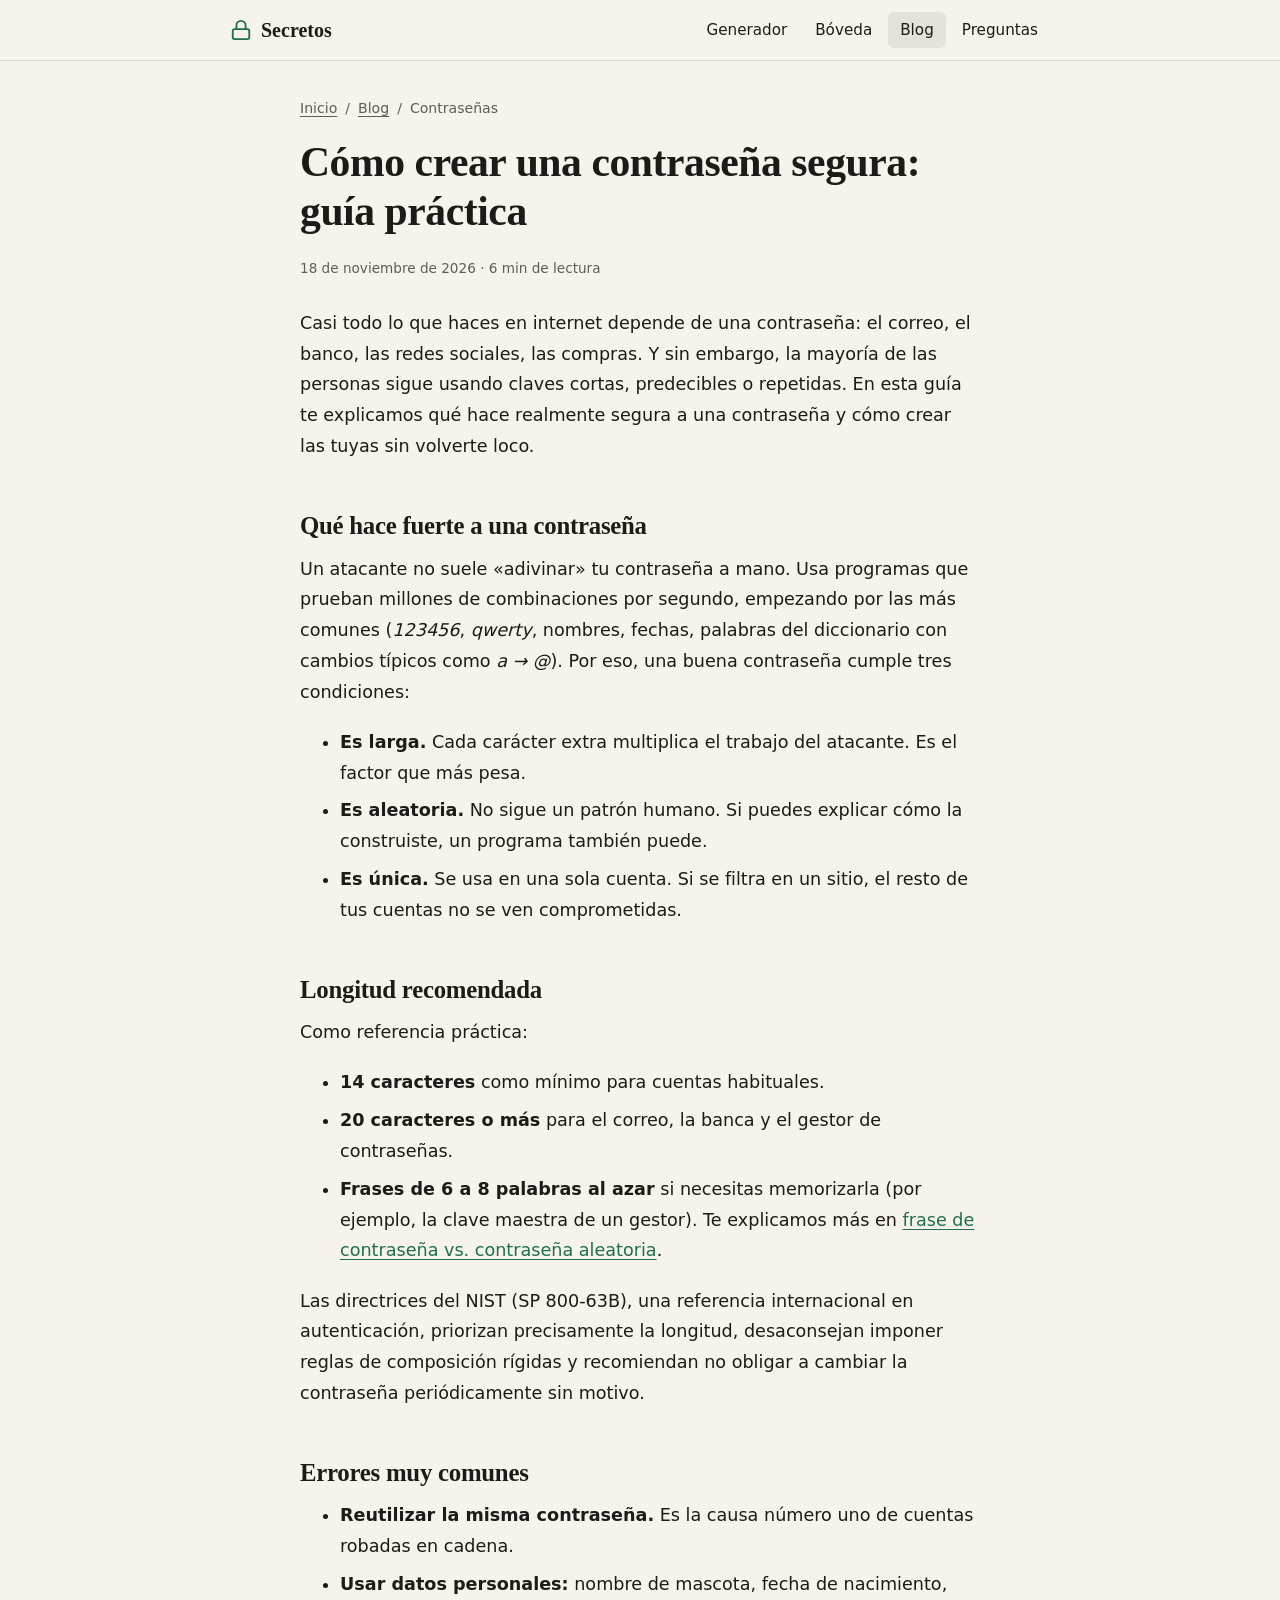
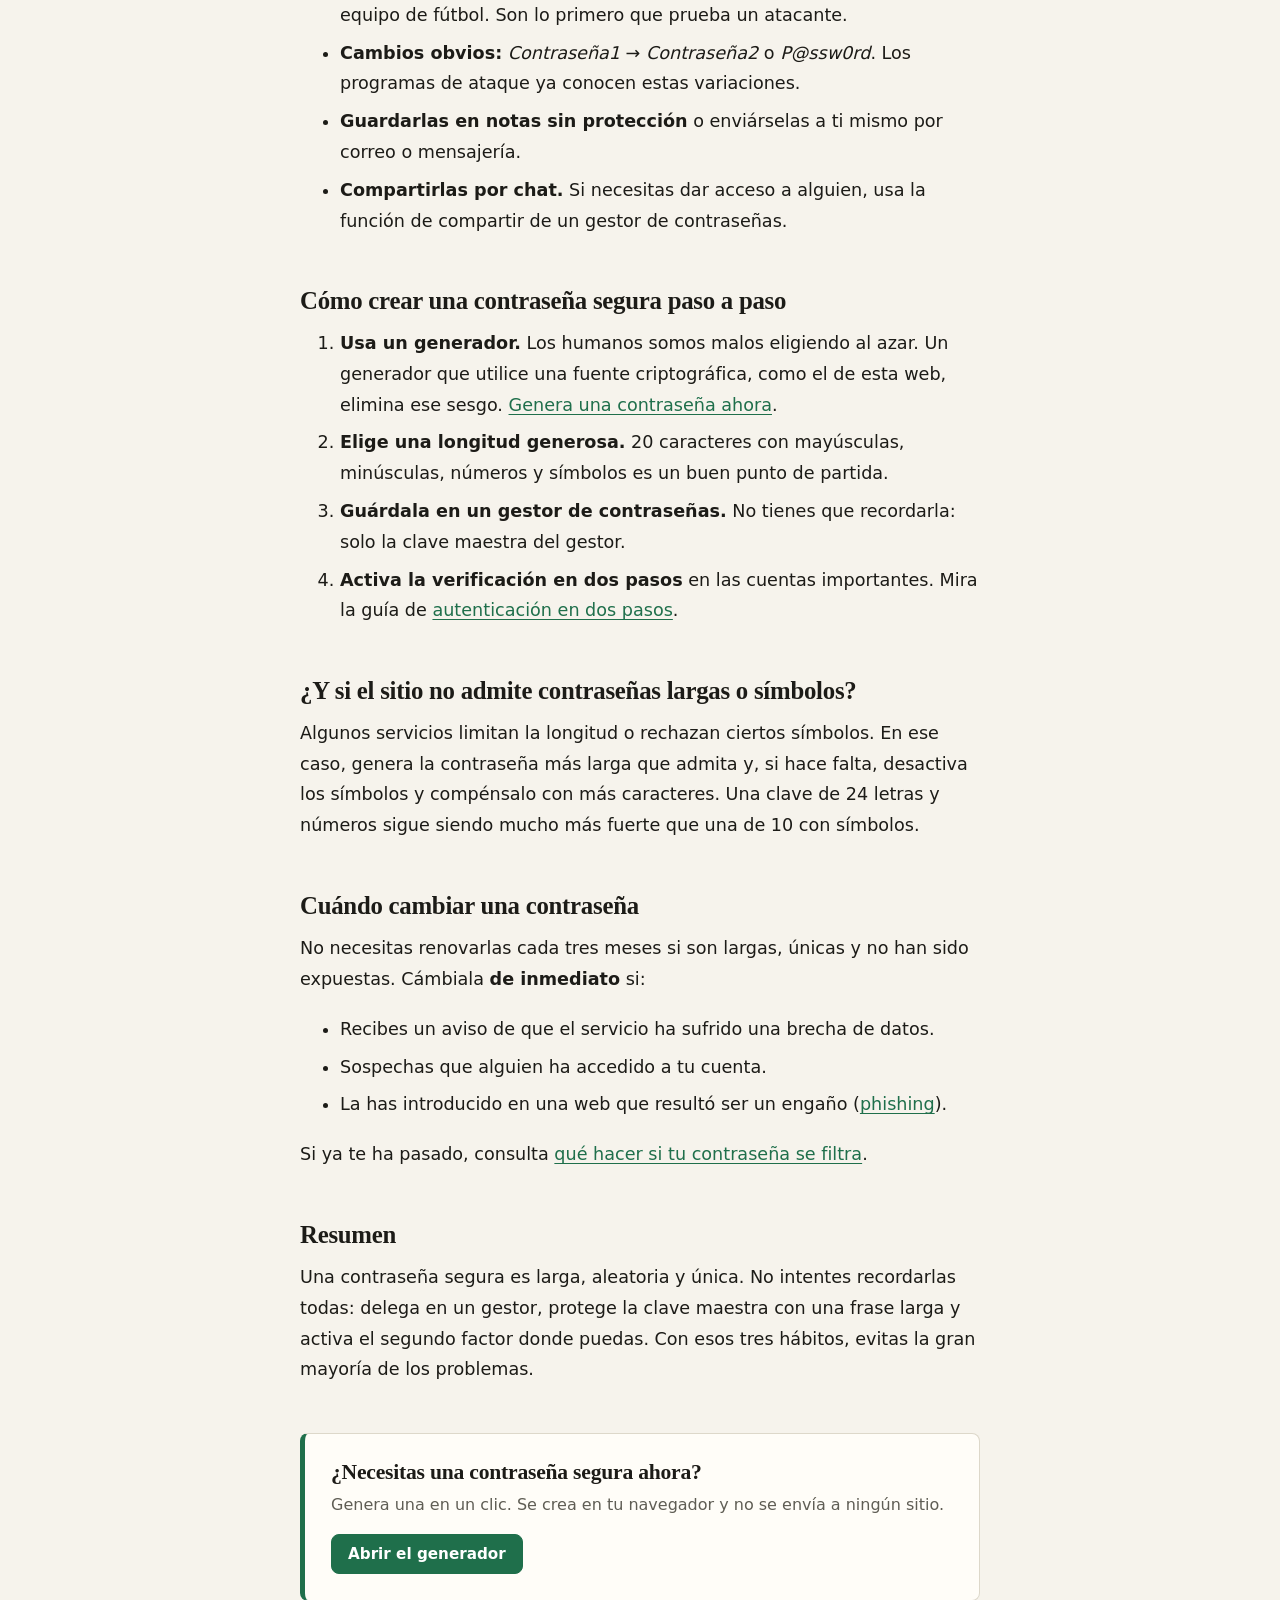
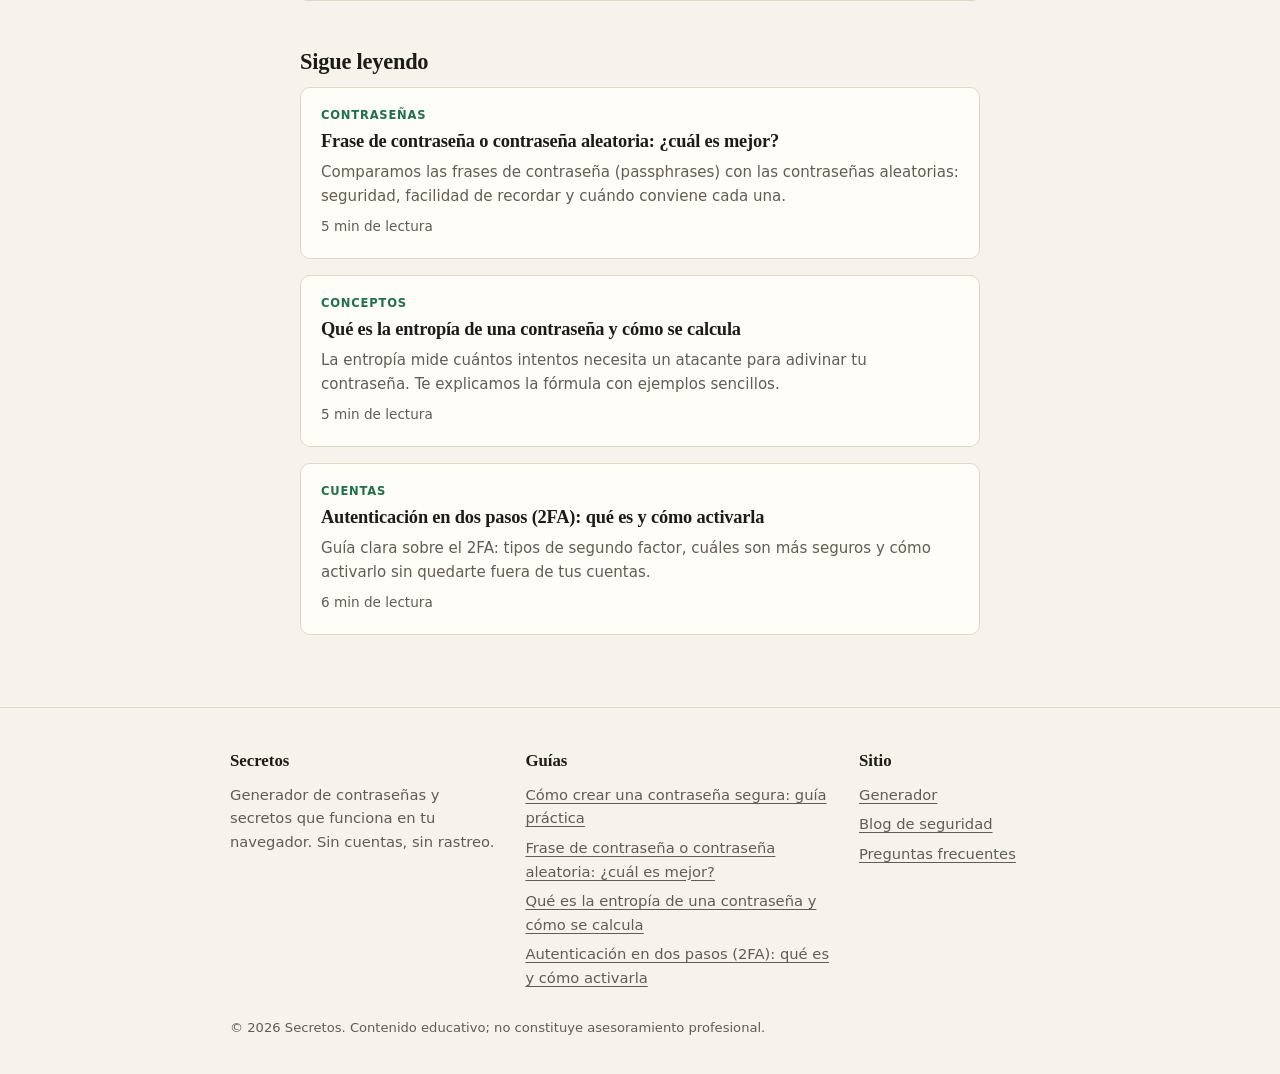
<file: blog/como-crear-una-contrasena-segura/index.html>
<!DOCTYPE html>
<html lang="es">
<head>
    <meta charset="UTF-8">
    <meta name="viewport" content="width=device-width, initial-scale=1">
    <title>Cómo crear una contraseña segura: guía práctica | Secretos</title>
    <meta name="description" content="Aprende qué hace segura a una contraseña, qué errores evitar y cómo crear claves largas y únicas que sí puedas gestionar en el día a día.">
    <meta name="robots" content="index, follow, max-image-preview:large">
    <link rel="canonical" href="https://ingenieroedward.github.io/Password-Generator/blog/como-crear-una-contrasena-segura/">
    <meta name="theme-color" content="#f6f3ec" media="(prefers-color-scheme: light)">
    <meta name="theme-color" content="#141613" media="(prefers-color-scheme: dark)">
    <link rel="icon" href="../../favicon.svg" type="image/svg+xml">
    <meta property="og:type" content="article">
    <meta property="og:site_name" content="Secretos">
    <meta property="og:locale" content="es_ES">
    <meta property="og:title" content="Cómo crear una contraseña segura: guía práctica | Secretos">
    <meta property="og:description" content="Aprende qué hace segura a una contraseña, qué errores evitar y cómo crear claves largas y únicas que sí puedas gestionar en el día a día.">
    <meta property="og:url" content="https://ingenieroedward.github.io/Password-Generator/blog/como-crear-una-contrasena-segura/">
    <meta name="twitter:card" content="summary">
    <meta name="twitter:title" content="Cómo crear una contraseña segura: guía práctica | Secretos">
    <meta name="twitter:description" content="Aprende qué hace segura a una contraseña, qué errores evitar y cómo crear claves largas y únicas que sí puedas gestionar en el día a día.">
    <link rel="stylesheet" href="../../style.css">
    <script type="application/ld+json">{"@context":"https://schema.org","@type":"Article","headline":"Cómo crear una contraseña segura: guía práctica","description":"Aprende qué hace segura a una contraseña, qué errores evitar y cómo crear claves largas y únicas que sí puedas gestionar en el día a día.","inLanguage":"es","datePublished":"2026-11-18","dateModified":"2026-11-18","mainEntityOfPage":"https://ingenieroedward.github.io/Password-Generator/blog/como-crear-una-contrasena-segura/","author":{"@type":"Organization","name":"Secretos"},"publisher":{"@type":"Organization","name":"Secretos"}}</script>
    <script type="application/ld+json">{"@context":"https://schema.org","@type":"BreadcrumbList","itemListElement":[{"@type":"ListItem","position":1,"name":"Inicio","item":"https://ingenieroedward.github.io/Password-Generator/"},{"@type":"ListItem","position":2,"name":"Blog","item":"https://ingenieroedward.github.io/Password-Generator/blog/"},{"@type":"ListItem","position":3,"name":"Cómo crear una contraseña segura: guía práctica","item":"https://ingenieroedward.github.io/Password-Generator/blog/como-crear-una-contrasena-segura/"}]}</script>
</head>
<body>
<svg width="0" height="0" style="position:absolute" aria-hidden="true" focusable="false"><defs>
<symbol id="i-lock" viewBox="0 0 24 24"><rect x="3" y="11" width="18" height="11" rx="2"/><path d="M7 11V7a5 5 0 0 1 10 0v4"/></symbol>
<symbol id="i-copy" viewBox="0 0 24 24"><rect x="9" y="9" width="13" height="13" rx="2"/><path d="M5 15H4a2 2 0 0 1-2-2V4a2 2 0 0 1 2-2h9a2 2 0 0 1 2 2v1"/></symbol>
<symbol id="i-check" viewBox="0 0 24 24"><path d="M20 6 9 17l-5-5"/></symbol>
<symbol id="i-refresh" viewBox="0 0 24 24"><path d="M3 12a9 9 0 0 1 9-9 9.75 9.75 0 0 1 6.74 2.74L21 8"/><path d="M21 3v5h-5"/><path d="M21 12a9 9 0 0 1-9 9 9.75 9.75 0 0 1-6.74-2.74L3 16"/><path d="M8 16H3v5"/></symbol>
<symbol id="i-save" viewBox="0 0 24 24"><path d="M19 21H5a2 2 0 0 1-2-2V5a2 2 0 0 1 2-2h11l5 5v11a2 2 0 0 1-2 2z"/><path d="M17 21v-8H7v8"/><path d="M7 3v5h8"/></symbol>
<symbol id="i-eye" viewBox="0 0 24 24"><path d="M2 12s3-7 10-7 10 7 10 7-3 7-10 7-10-7-10-7Z"/><circle cx="12" cy="12" r="3"/></symbol>
<symbol id="i-eyeoff" viewBox="0 0 24 24"><path d="M9.88 9.88a3 3 0 1 0 4.24 4.24"/><path d="M10.73 5.08A10.43 10.43 0 0 1 12 5c7 0 10 7 10 7a13.16 13.16 0 0 1-1.67 2.68"/><path d="M6.61 6.61A13.526 13.526 0 0 0 2 12s3 7 10 7a9.74 9.74 0 0 0 5.39-1.61"/><line x1="2" x2="22" y1="2" y2="22"/></symbol>
<symbol id="i-trash" viewBox="0 0 24 24"><path d="M3 6h18"/><path d="M19 6v14a2 2 0 0 1-2 2H7a2 2 0 0 1-2-2V6"/><path d="M8 6V4a2 2 0 0 1 2-2h4a2 2 0 0 1 2 2v2"/></symbol>
<symbol id="i-download" viewBox="0 0 24 24"><path d="M21 15v4a2 2 0 0 1-2 2H5a2 2 0 0 1-2-2v-4"/><path d="M7 10l5 5 5-5"/><path d="M12 15V3"/></symbol>
<symbol id="i-upload" viewBox="0 0 24 24"><path d="M21 15v4a2 2 0 0 1-2 2H5a2 2 0 0 1-2-2v-4"/><path d="M17 8l-5-5-5 5"/><path d="M12 3v12"/></symbol>
</defs></svg>
<a class="saltar" href="#contenido">Saltar al contenido</a>
<header class="sitio">
    <div class="wrap sitio-in">
        <a class="marca" href="../../"><svg class="ico"><use href="#i-lock"/></svg><span>Secretos</span></a>
        <nav aria-label="Principal">
            <a href="../../#generador">Generador</a>
            <a href="../../#boveda">Bóveda</a>
            <a href="../../blog/" aria-current="page">Blog</a>
            <a href="../../#preguntas">Preguntas</a>
        </nav>
    </div>
</header>
<main id="contenido">
<article class="wrap articulo">
    <nav class="migas" aria-label="Migas de pan"><a href="../../">Inicio</a> <span>/</span> <a href="../../blog/">Blog</a> <span>/</span> <span>Contraseñas</span></nav>
    <header>
        <h1>Cómo crear una contraseña segura: guía práctica</h1>
        <p class="meta"><time datetime="2026-11-18">18 de noviembre de 2026</time> · 6 min de lectura</p>
    </header>
    <div class="texto">
<p>Casi todo lo que haces en internet depende de una contraseña: el correo, el banco, las redes sociales, las compras. Y sin embargo, la mayoría de las personas sigue usando claves cortas, predecibles o repetidas. En esta guía te explicamos qué hace realmente segura a una contraseña y cómo crear las tuyas sin volverte loco.</p>

<h2>Qué hace fuerte a una contraseña</h2>
<p>Un atacante no suele «adivinar» tu contraseña a mano. Usa programas que prueban millones de combinaciones por segundo, empezando por las más comunes (<em>123456</em>, <em>qwerty</em>, nombres, fechas, palabras del diccionario con cambios típicos como <em>a → @</em>). Por eso, una buena contraseña cumple tres condiciones:</p>
<ul>
<li><strong>Es larga.</strong> Cada carácter extra multiplica el trabajo del atacante. Es el factor que más pesa.</li>
<li><strong>Es aleatoria.</strong> No sigue un patrón humano. Si puedes explicar cómo la construiste, un programa también puede.</li>
<li><strong>Es única.</strong> Se usa en una sola cuenta. Si se filtra en un sitio, el resto de tus cuentas no se ven comprometidas.</li>
</ul>

<h2>Longitud recomendada</h2>
<p>Como referencia práctica:</p>
<ul>
<li><strong>14 caracteres</strong> como mínimo para cuentas habituales.</li>
<li><strong>20 caracteres o más</strong> para el correo, la banca y el gestor de contraseñas.</li>
<li><strong>Frases de 6 a 8 palabras al azar</strong> si necesitas memorizarla (por ejemplo, la clave maestra de un gestor). Te explicamos más en <a href="../../blog/frase-de-contrasena-vs-contrasena/">frase de contraseña vs. contraseña aleatoria</a>.</li>
</ul>
<p>Las directrices del NIST (SP 800-63B), una referencia internacional en autenticación, priorizan precisamente la longitud, desaconsejan imponer reglas de composición rígidas y recomiendan no obligar a cambiar la contraseña periódicamente sin motivo.</p>

<h2>Errores muy comunes</h2>
<ul>
<li><strong>Reutilizar la misma contraseña.</strong> Es la causa número uno de cuentas robadas en cadena.</li>
<li><strong>Usar datos personales:</strong> nombre de mascota, fecha de nacimiento, equipo de fútbol. Son lo primero que prueba un atacante.</li>
<li><strong>Cambios obvios:</strong> <em>Contraseña1</em> → <em>Contraseña2</em> o <em>P@ssw0rd</em>. Los programas de ataque ya conocen estas variaciones.</li>
<li><strong>Guardarlas en notas sin protección</strong> o enviárselas a ti mismo por correo o mensajería.</li>
<li><strong>Compartirlas por chat.</strong> Si necesitas dar acceso a alguien, usa la función de compartir de un gestor de contraseñas.</li>
</ul>

<h2>Cómo crear una contraseña segura paso a paso</h2>
<ol>
<li><strong>Usa un generador.</strong> Los humanos somos malos eligiendo al azar. Un generador que utilice una fuente criptográfica, como el de esta web, elimina ese sesgo. <a href="../../#generador">Genera una contraseña ahora</a>.</li>
<li><strong>Elige una longitud generosa.</strong> 20 caracteres con mayúsculas, minúsculas, números y símbolos es un buen punto de partida.</li>
<li><strong>Guárdala en un gestor de contraseñas.</strong> No tienes que recordarla: solo la clave maestra del gestor.</li>
<li><strong>Activa la verificación en dos pasos</strong> en las cuentas importantes. Mira la guía de <a href="../../blog/autenticacion-en-dos-pasos-2fa/">autenticación en dos pasos</a>.</li>
</ol>

<h2>¿Y si el sitio no admite contraseñas largas o símbolos?</h2>
<p>Algunos servicios limitan la longitud o rechazan ciertos símbolos. En ese caso, genera la contraseña más larga que admita y, si hace falta, desactiva los símbolos y compénsalo con más caracteres. Una clave de 24 letras y números sigue siendo mucho más fuerte que una de 10 con símbolos.</p>

<h2>Cuándo cambiar una contraseña</h2>
<p>No necesitas renovarlas cada tres meses si son largas, únicas y no han sido expuestas. Cámbiala <strong>de inmediato</strong> si:</p>
<ul>
<li>Recibes un aviso de que el servicio ha sufrido una brecha de datos.</li>
<li>Sospechas que alguien ha accedido a tu cuenta.</li>
<li>La has introducido en una web que resultó ser un engaño (<a href="../../blog/como-detectar-phishing/">phishing</a>).</li>
</ul>
<p>Si ya te ha pasado, consulta <a href="../../blog/que-hacer-si-filtran-tu-contrasena/">qué hacer si tu contraseña se filtra</a>.</p>

<h2>Resumen</h2>
<p>Una contraseña segura es larga, aleatoria y única. No intentes recordarlas todas: delega en un gestor, protege la clave maestra con una frase larga y activa el segundo factor donde puedas. Con esos tres hábitos, evitas la gran mayoría de los problemas.</p>

    </div>
    <aside class="cta">
        <h2>¿Necesitas una contraseña segura ahora?</h2>
        <p>Genera una en un clic. Se crea en tu navegador y no se envía a ningún sitio.</p>
        <a class="btn btn-principal" href="../../#generador">Abrir el generador</a>
    </aside>
    <section class="relacionados" aria-labelledby="t-rel">
        <h2 id="t-rel">Sigue leyendo</h2>
        <div class="tarjetas-blog"><article class="tarjeta-blog">
    <span class="etiqueta">Contraseñas</span>
    <h3><a href="../../blog/frase-de-contrasena-vs-contrasena/">Frase de contraseña o contraseña aleatoria: ¿cuál es mejor?</a></h3>
    <p>Comparamos las frases de contraseña (passphrases) con las contraseñas aleatorias: seguridad, facilidad de recordar y cuándo conviene cada una.</p>
    <span class="meta">5 min de lectura</span>
</article>
<article class="tarjeta-blog">
    <span class="etiqueta">Conceptos</span>
    <h3><a href="../../blog/que-es-la-entropia-de-una-contrasena/">Qué es la entropía de una contraseña y cómo se calcula</a></h3>
    <p>La entropía mide cuántos intentos necesita un atacante para adivinar tu contraseña. Te explicamos la fórmula con ejemplos sencillos.</p>
    <span class="meta">5 min de lectura</span>
</article>
<article class="tarjeta-blog">
    <span class="etiqueta">Cuentas</span>
    <h3><a href="../../blog/autenticacion-en-dos-pasos-2fa/">Autenticación en dos pasos (2FA): qué es y cómo activarla</a></h3>
    <p>Guía clara sobre el 2FA: tipos de segundo factor, cuáles son más seguros y cómo activarlo sin quedarte fuera de tus cuentas.</p>
    <span class="meta">6 min de lectura</span>
</article></div>
    </section>
</article>
</main>
<footer class="pie">
    <div class="wrap pie-in">
        <div>
            <strong>Secretos</strong>
            <p>Generador de contraseñas y secretos que funciona en tu navegador. Sin cuentas, sin rastreo.</p>
        </div>
        <div>
            <strong>Guías</strong>
            <ul><li><a href="../../blog/como-crear-una-contrasena-segura/">Cómo crear una contraseña segura: guía práctica</a></li><li><a href="../../blog/frase-de-contrasena-vs-contrasena/">Frase de contraseña o contraseña aleatoria: ¿cuál es mejor?</a></li><li><a href="../../blog/que-es-la-entropia-de-una-contrasena/">Qué es la entropía de una contraseña y cómo se calcula</a></li><li><a href="../../blog/autenticacion-en-dos-pasos-2fa/">Autenticación en dos pasos (2FA): qué es y cómo activarla</a></li></ul>
        </div>
        <div>
            <strong>Sitio</strong>
            <ul>
                <li><a href="../../#generador">Generador</a></li>
                <li><a href="../../blog/">Blog de seguridad</a></li>
                <li><a href="../../#preguntas">Preguntas frecuentes</a></li>
            </ul>
        </div>
    </div>
    <div class="wrap pie-copia">© 2026 Secretos. Contenido educativo; no constituye asesoramiento profesional.</div>
</footer>
</body>
</html>
</file>
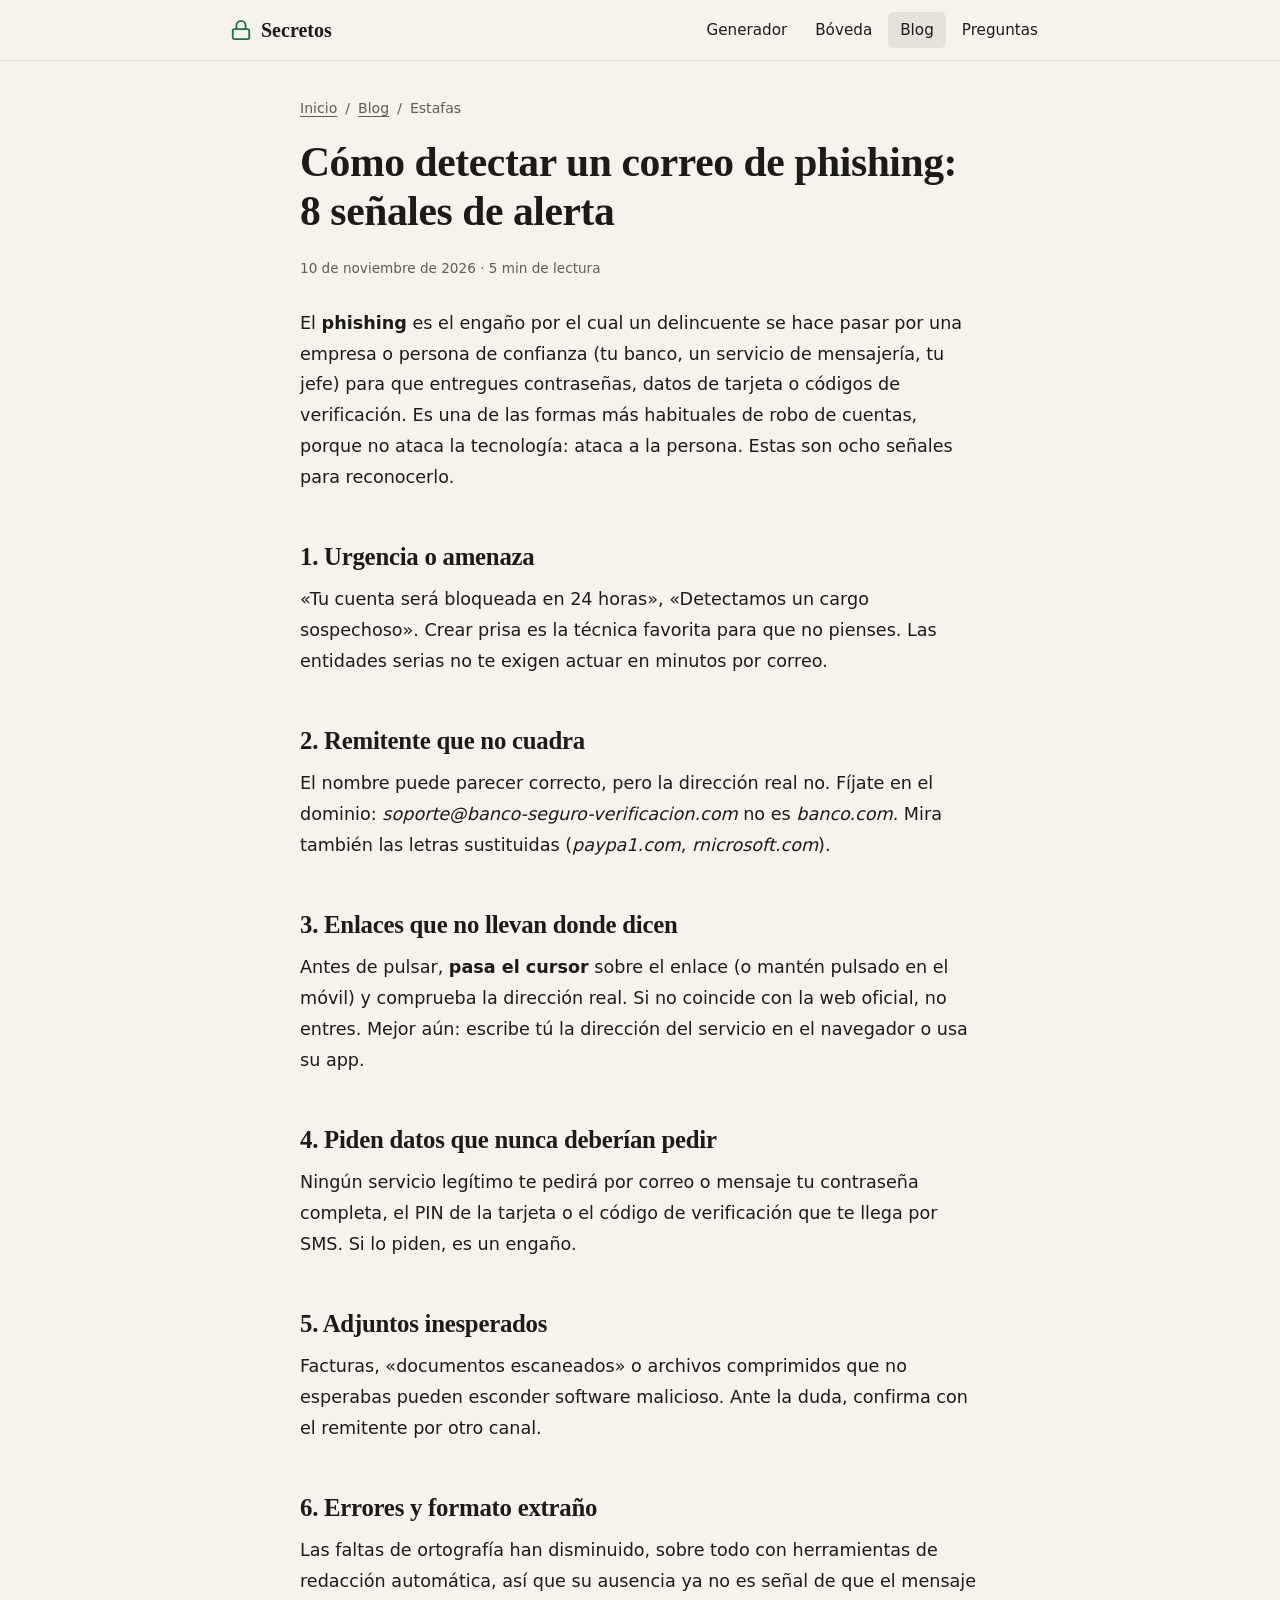
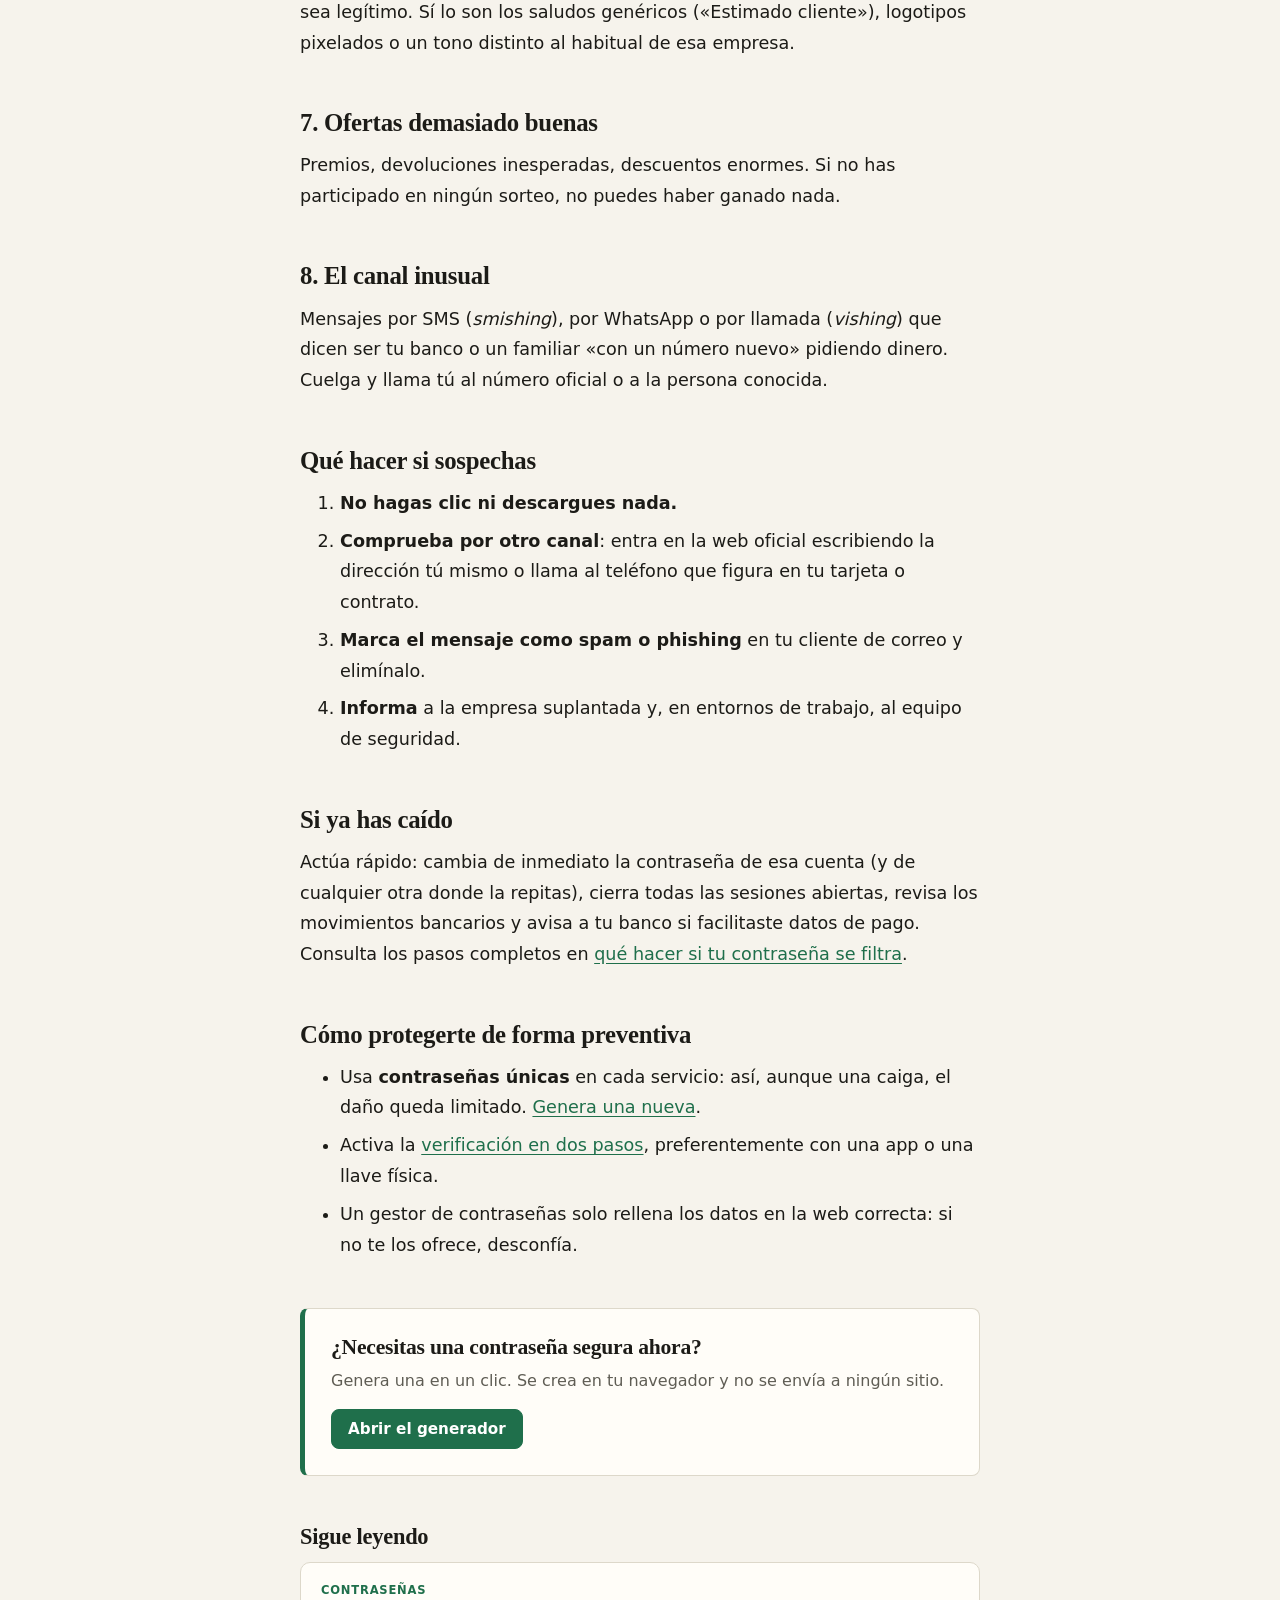
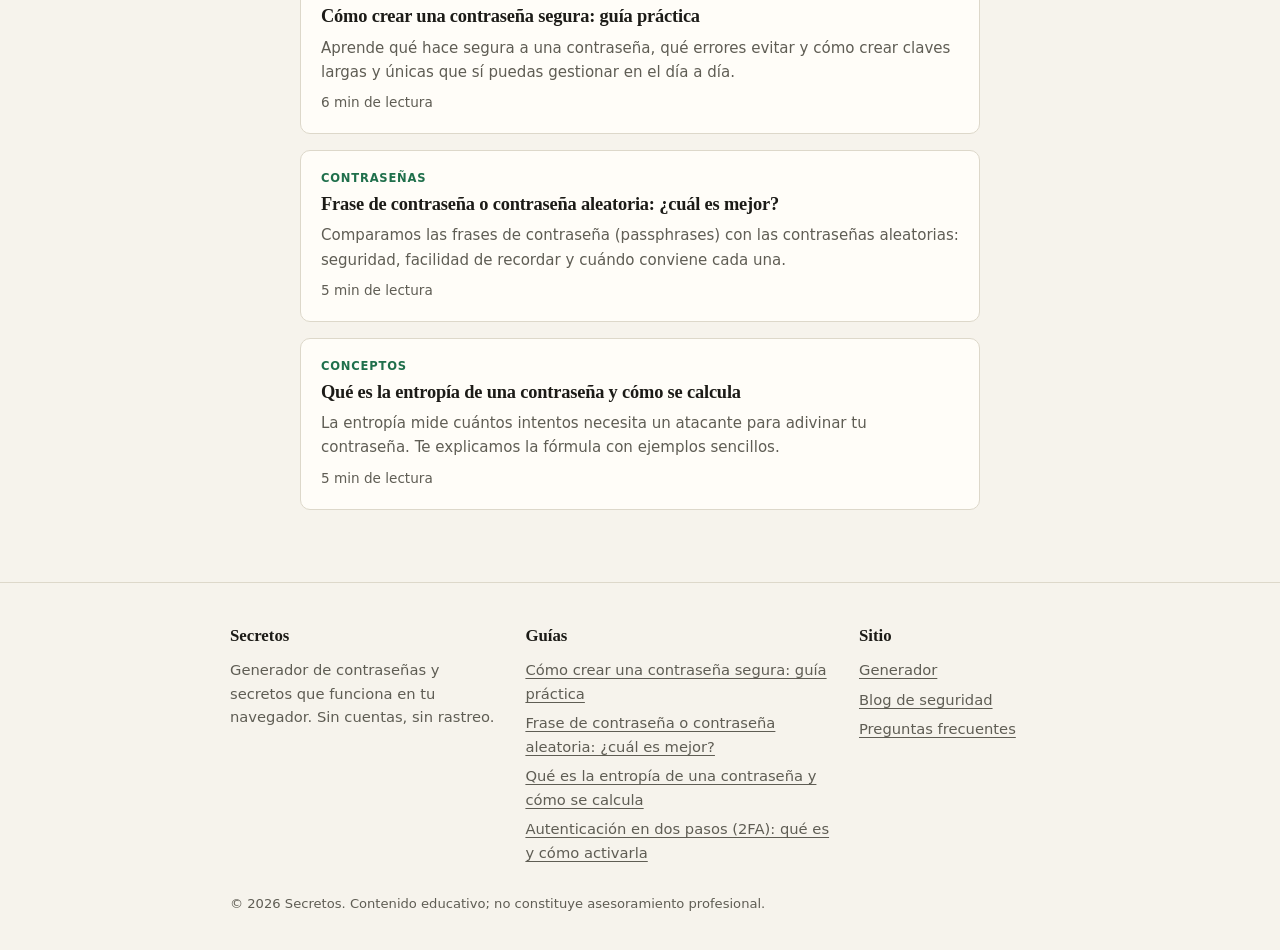
<file: blog/como-detectar-phishing/index.html>
<!DOCTYPE html>
<html lang="es">
<head>
    <meta charset="UTF-8">
    <meta name="viewport" content="width=device-width, initial-scale=1">
    <title>Cómo detectar un correo de phishing: 8 señales de alerta</title>
    <meta name="description" content="Los correos y mensajes de phishing cada vez parecen más reales. Estas son las señales que debes revisar antes de hacer clic.">
    <meta name="robots" content="index, follow, max-image-preview:large">
    <link rel="canonical" href="https://ingenieroedward.github.io/Password-Generator/blog/como-detectar-phishing/">
    <meta name="theme-color" content="#f6f3ec" media="(prefers-color-scheme: light)">
    <meta name="theme-color" content="#141613" media="(prefers-color-scheme: dark)">
    <link rel="icon" href="../../favicon.svg" type="image/svg+xml">
    <meta property="og:type" content="article">
    <meta property="og:site_name" content="Secretos">
    <meta property="og:locale" content="es_ES">
    <meta property="og:title" content="Cómo detectar un correo de phishing: 8 señales de alerta">
    <meta property="og:description" content="Los correos y mensajes de phishing cada vez parecen más reales. Estas son las señales que debes revisar antes de hacer clic.">
    <meta property="og:url" content="https://ingenieroedward.github.io/Password-Generator/blog/como-detectar-phishing/">
    <meta name="twitter:card" content="summary">
    <meta name="twitter:title" content="Cómo detectar un correo de phishing: 8 señales de alerta">
    <meta name="twitter:description" content="Los correos y mensajes de phishing cada vez parecen más reales. Estas son las señales que debes revisar antes de hacer clic.">
    <link rel="stylesheet" href="../../style.css">
    <script type="application/ld+json">{"@context":"https://schema.org","@type":"Article","headline":"Cómo detectar un correo de phishing: 8 señales de alerta","description":"Los correos y mensajes de phishing cada vez parecen más reales. Estas son las señales que debes revisar antes de hacer clic.","inLanguage":"es","datePublished":"2026-11-10","dateModified":"2026-11-10","mainEntityOfPage":"https://ingenieroedward.github.io/Password-Generator/blog/como-detectar-phishing/","author":{"@type":"Organization","name":"Secretos"},"publisher":{"@type":"Organization","name":"Secretos"}}</script>
    <script type="application/ld+json">{"@context":"https://schema.org","@type":"BreadcrumbList","itemListElement":[{"@type":"ListItem","position":1,"name":"Inicio","item":"https://ingenieroedward.github.io/Password-Generator/"},{"@type":"ListItem","position":2,"name":"Blog","item":"https://ingenieroedward.github.io/Password-Generator/blog/"},{"@type":"ListItem","position":3,"name":"Cómo detectar un correo de phishing: 8 señales de alerta","item":"https://ingenieroedward.github.io/Password-Generator/blog/como-detectar-phishing/"}]}</script>
</head>
<body>
<svg width="0" height="0" style="position:absolute" aria-hidden="true" focusable="false"><defs>
<symbol id="i-lock" viewBox="0 0 24 24"><rect x="3" y="11" width="18" height="11" rx="2"/><path d="M7 11V7a5 5 0 0 1 10 0v4"/></symbol>
<symbol id="i-copy" viewBox="0 0 24 24"><rect x="9" y="9" width="13" height="13" rx="2"/><path d="M5 15H4a2 2 0 0 1-2-2V4a2 2 0 0 1 2-2h9a2 2 0 0 1 2 2v1"/></symbol>
<symbol id="i-check" viewBox="0 0 24 24"><path d="M20 6 9 17l-5-5"/></symbol>
<symbol id="i-refresh" viewBox="0 0 24 24"><path d="M3 12a9 9 0 0 1 9-9 9.75 9.75 0 0 1 6.74 2.74L21 8"/><path d="M21 3v5h-5"/><path d="M21 12a9 9 0 0 1-9 9 9.75 9.75 0 0 1-6.74-2.74L3 16"/><path d="M8 16H3v5"/></symbol>
<symbol id="i-save" viewBox="0 0 24 24"><path d="M19 21H5a2 2 0 0 1-2-2V5a2 2 0 0 1 2-2h11l5 5v11a2 2 0 0 1-2 2z"/><path d="M17 21v-8H7v8"/><path d="M7 3v5h8"/></symbol>
<symbol id="i-eye" viewBox="0 0 24 24"><path d="M2 12s3-7 10-7 10 7 10 7-3 7-10 7-10-7-10-7Z"/><circle cx="12" cy="12" r="3"/></symbol>
<symbol id="i-eyeoff" viewBox="0 0 24 24"><path d="M9.88 9.88a3 3 0 1 0 4.24 4.24"/><path d="M10.73 5.08A10.43 10.43 0 0 1 12 5c7 0 10 7 10 7a13.16 13.16 0 0 1-1.67 2.68"/><path d="M6.61 6.61A13.526 13.526 0 0 0 2 12s3 7 10 7a9.74 9.74 0 0 0 5.39-1.61"/><line x1="2" x2="22" y1="2" y2="22"/></symbol>
<symbol id="i-trash" viewBox="0 0 24 24"><path d="M3 6h18"/><path d="M19 6v14a2 2 0 0 1-2 2H7a2 2 0 0 1-2-2V6"/><path d="M8 6V4a2 2 0 0 1 2-2h4a2 2 0 0 1 2 2v2"/></symbol>
<symbol id="i-download" viewBox="0 0 24 24"><path d="M21 15v4a2 2 0 0 1-2 2H5a2 2 0 0 1-2-2v-4"/><path d="M7 10l5 5 5-5"/><path d="M12 15V3"/></symbol>
<symbol id="i-upload" viewBox="0 0 24 24"><path d="M21 15v4a2 2 0 0 1-2 2H5a2 2 0 0 1-2-2v-4"/><path d="M17 8l-5-5-5 5"/><path d="M12 3v12"/></symbol>
</defs></svg>
<a class="saltar" href="#contenido">Saltar al contenido</a>
<header class="sitio">
    <div class="wrap sitio-in">
        <a class="marca" href="../../"><svg class="ico"><use href="#i-lock"/></svg><span>Secretos</span></a>
        <nav aria-label="Principal">
            <a href="../../#generador">Generador</a>
            <a href="../../#boveda">Bóveda</a>
            <a href="../../blog/" aria-current="page">Blog</a>
            <a href="../../#preguntas">Preguntas</a>
        </nav>
    </div>
</header>
<main id="contenido">
<article class="wrap articulo">
    <nav class="migas" aria-label="Migas de pan"><a href="../../">Inicio</a> <span>/</span> <a href="../../blog/">Blog</a> <span>/</span> <span>Estafas</span></nav>
    <header>
        <h1>Cómo detectar un correo de phishing: 8 señales de alerta</h1>
        <p class="meta"><time datetime="2026-11-10">10 de noviembre de 2026</time> · 5 min de lectura</p>
    </header>
    <div class="texto">
<p>El <strong>phishing</strong> es el engaño por el cual un delincuente se hace pasar por una empresa o persona de confianza (tu banco, un servicio de mensajería, tu jefe) para que entregues contraseñas, datos de tarjeta o códigos de verificación. Es una de las formas más habituales de robo de cuentas, porque no ataca la tecnología: ataca a la persona. Estas son ocho señales para reconocerlo.</p>

<h2>1. Urgencia o amenaza</h2>
<p>«Tu cuenta será bloqueada en 24 horas», «Detectamos un cargo sospechoso». Crear prisa es la técnica favorita para que no pienses. Las entidades serias no te exigen actuar en minutos por correo.</p>

<h2>2. Remitente que no cuadra</h2>
<p>El nombre puede parecer correcto, pero la dirección real no. Fíjate en el dominio: <em>soporte@banco-seguro-verificacion.com</em> no es <em>banco.com</em>. Mira también las letras sustituidas (<em>paypa1.com</em>, <em>rnicrosoft.com</em>).</p>

<h2>3. Enlaces que no llevan donde dicen</h2>
<p>Antes de pulsar, <strong>pasa el cursor</strong> sobre el enlace (o mantén pulsado en el móvil) y comprueba la dirección real. Si no coincide con la web oficial, no entres. Mejor aún: escribe tú la dirección del servicio en el navegador o usa su app.</p>

<h2>4. Piden datos que nunca deberían pedir</h2>
<p>Ningún servicio legítimo te pedirá por correo o mensaje tu contraseña completa, el PIN de la tarjeta o el código de verificación que te llega por SMS. Si lo piden, es un engaño.</p>

<h2>5. Adjuntos inesperados</h2>
<p>Facturas, «documentos escaneados» o archivos comprimidos que no esperabas pueden esconder software malicioso. Ante la duda, confirma con el remitente por otro canal.</p>

<h2>6. Errores y formato extraño</h2>
<p>Las faltas de ortografía han disminuido, sobre todo con herramientas de redacción automática, así que su ausencia ya no es señal de que el mensaje sea legítimo. Sí lo son los saludos genéricos («Estimado cliente»), logotipos pixelados o un tono distinto al habitual de esa empresa.</p>

<h2>7. Ofertas demasiado buenas</h2>
<p>Premios, devoluciones inesperadas, descuentos enormes. Si no has participado en ningún sorteo, no puedes haber ganado nada.</p>

<h2>8. El canal inusual</h2>
<p>Mensajes por SMS (<em>smishing</em>), por WhatsApp o por llamada (<em>vishing</em>) que dicen ser tu banco o un familiar «con un número nuevo» pidiendo dinero. Cuelga y llama tú al número oficial o a la persona conocida.</p>

<h2>Qué hacer si sospechas</h2>
<ol>
<li><strong>No hagas clic ni descargues nada.</strong></li>
<li><strong>Comprueba por otro canal</strong>: entra en la web oficial escribiendo la dirección tú mismo o llama al teléfono que figura en tu tarjeta o contrato.</li>
<li><strong>Marca el mensaje como spam o phishing</strong> en tu cliente de correo y elimínalo.</li>
<li><strong>Informa</strong> a la empresa suplantada y, en entornos de trabajo, al equipo de seguridad.</li>
</ol>

<h2>Si ya has caído</h2>
<p>Actúa rápido: cambia de inmediato la contraseña de esa cuenta (y de cualquier otra donde la repitas), cierra todas las sesiones abiertas, revisa los movimientos bancarios y avisa a tu banco si facilitaste datos de pago. Consulta los pasos completos en <a href="../../blog/que-hacer-si-filtran-tu-contrasena/">qué hacer si tu contraseña se filtra</a>.</p>

<h2>Cómo protegerte de forma preventiva</h2>
<ul>
<li>Usa <strong>contraseñas únicas</strong> en cada servicio: así, aunque una caiga, el daño queda limitado. <a href="../../#generador">Genera una nueva</a>.</li>
<li>Activa la <a href="../../blog/autenticacion-en-dos-pasos-2fa/">verificación en dos pasos</a>, preferentemente con una app o una llave física.</li>
<li>Un gestor de contraseñas solo rellena los datos en la web correcta: si no te los ofrece, desconfía.</li>
</ul>

    </div>
    <aside class="cta">
        <h2>¿Necesitas una contraseña segura ahora?</h2>
        <p>Genera una en un clic. Se crea en tu navegador y no se envía a ningún sitio.</p>
        <a class="btn btn-principal" href="../../#generador">Abrir el generador</a>
    </aside>
    <section class="relacionados" aria-labelledby="t-rel">
        <h2 id="t-rel">Sigue leyendo</h2>
        <div class="tarjetas-blog"><article class="tarjeta-blog">
    <span class="etiqueta">Contraseñas</span>
    <h3><a href="../../blog/como-crear-una-contrasena-segura/">Cómo crear una contraseña segura: guía práctica</a></h3>
    <p>Aprende qué hace segura a una contraseña, qué errores evitar y cómo crear claves largas y únicas que sí puedas gestionar en el día a día.</p>
    <span class="meta">6 min de lectura</span>
</article>
<article class="tarjeta-blog">
    <span class="etiqueta">Contraseñas</span>
    <h3><a href="../../blog/frase-de-contrasena-vs-contrasena/">Frase de contraseña o contraseña aleatoria: ¿cuál es mejor?</a></h3>
    <p>Comparamos las frases de contraseña (passphrases) con las contraseñas aleatorias: seguridad, facilidad de recordar y cuándo conviene cada una.</p>
    <span class="meta">5 min de lectura</span>
</article>
<article class="tarjeta-blog">
    <span class="etiqueta">Conceptos</span>
    <h3><a href="../../blog/que-es-la-entropia-de-una-contrasena/">Qué es la entropía de una contraseña y cómo se calcula</a></h3>
    <p>La entropía mide cuántos intentos necesita un atacante para adivinar tu contraseña. Te explicamos la fórmula con ejemplos sencillos.</p>
    <span class="meta">5 min de lectura</span>
</article></div>
    </section>
</article>
</main>
<footer class="pie">
    <div class="wrap pie-in">
        <div>
            <strong>Secretos</strong>
            <p>Generador de contraseñas y secretos que funciona en tu navegador. Sin cuentas, sin rastreo.</p>
        </div>
        <div>
            <strong>Guías</strong>
            <ul><li><a href="../../blog/como-crear-una-contrasena-segura/">Cómo crear una contraseña segura: guía práctica</a></li><li><a href="../../blog/frase-de-contrasena-vs-contrasena/">Frase de contraseña o contraseña aleatoria: ¿cuál es mejor?</a></li><li><a href="../../blog/que-es-la-entropia-de-una-contrasena/">Qué es la entropía de una contraseña y cómo se calcula</a></li><li><a href="../../blog/autenticacion-en-dos-pasos-2fa/">Autenticación en dos pasos (2FA): qué es y cómo activarla</a></li></ul>
        </div>
        <div>
            <strong>Sitio</strong>
            <ul>
                <li><a href="../../#generador">Generador</a></li>
                <li><a href="../../blog/">Blog de seguridad</a></li>
                <li><a href="../../#preguntas">Preguntas frecuentes</a></li>
            </ul>
        </div>
    </div>
    <div class="wrap pie-copia">© 2026 Secretos. Contenido educativo; no constituye asesoramiento profesional.</div>
</footer>
</body>
</html>
</file>
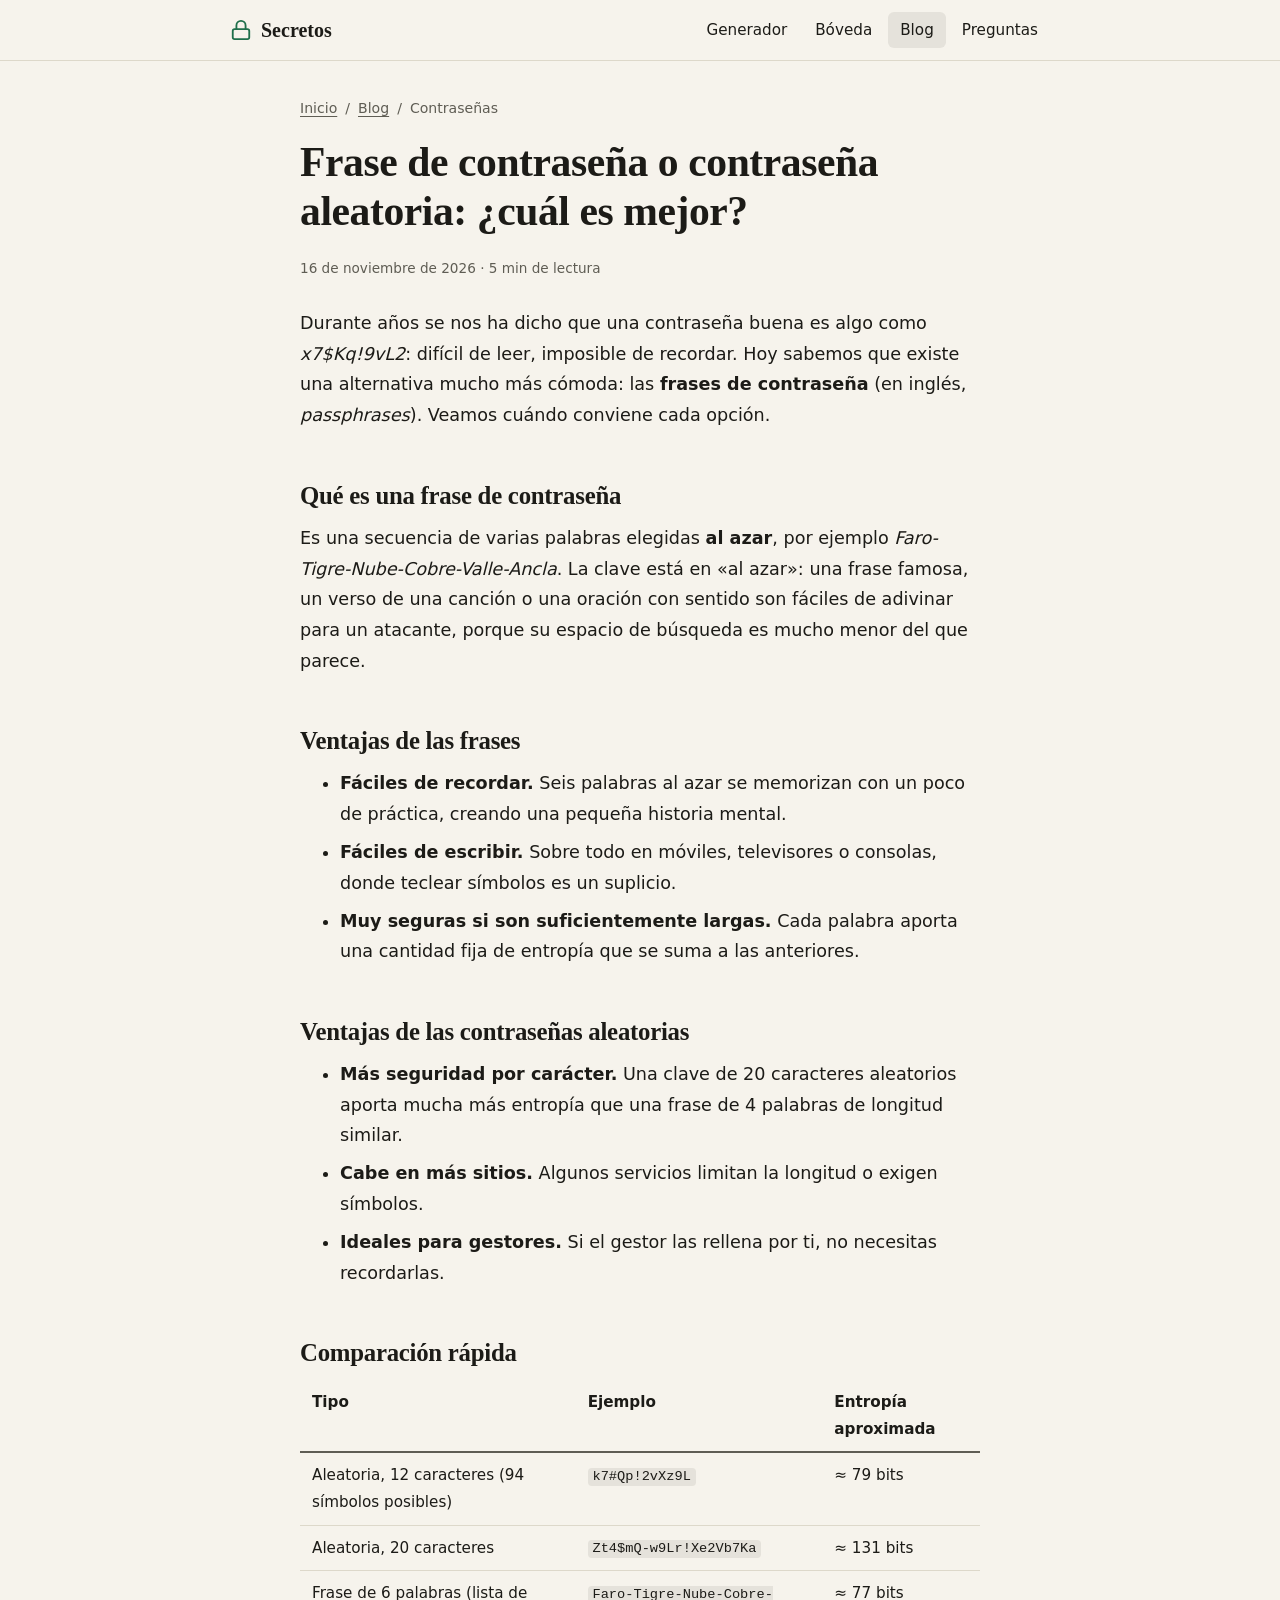
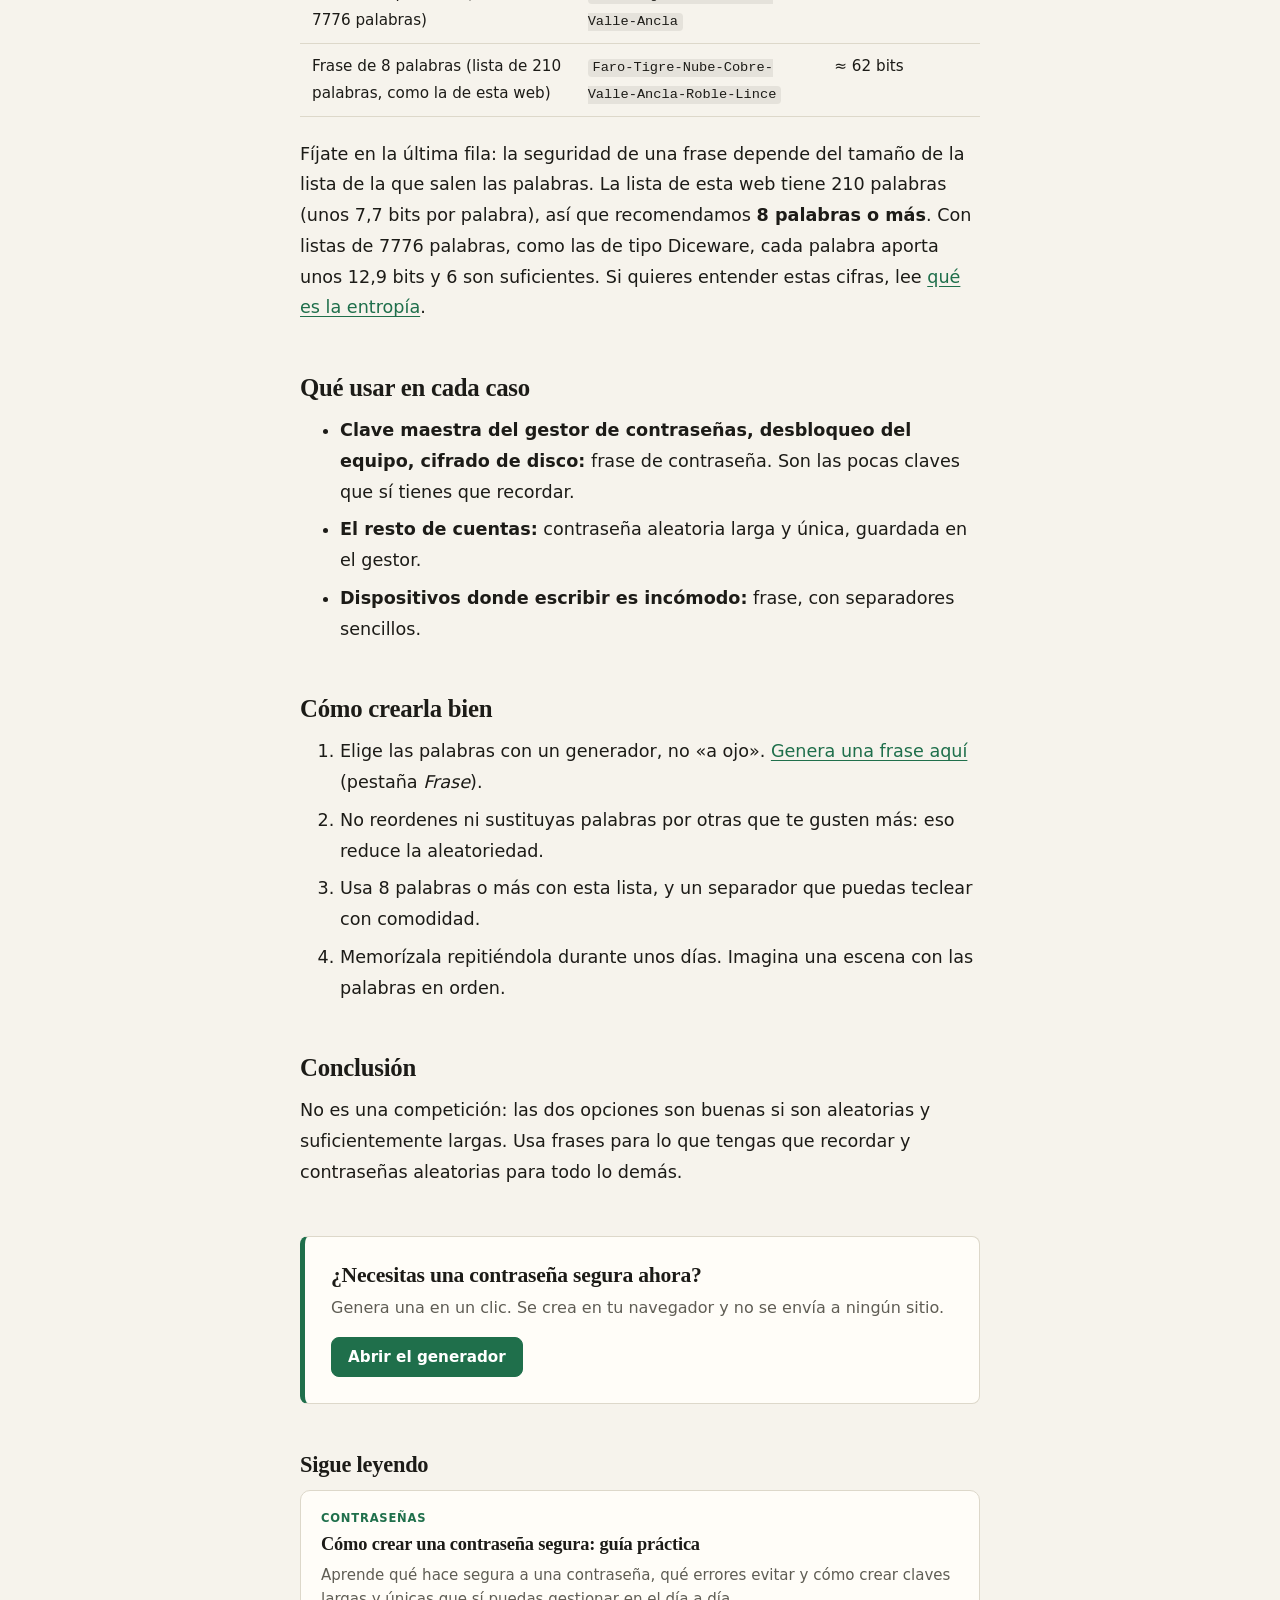
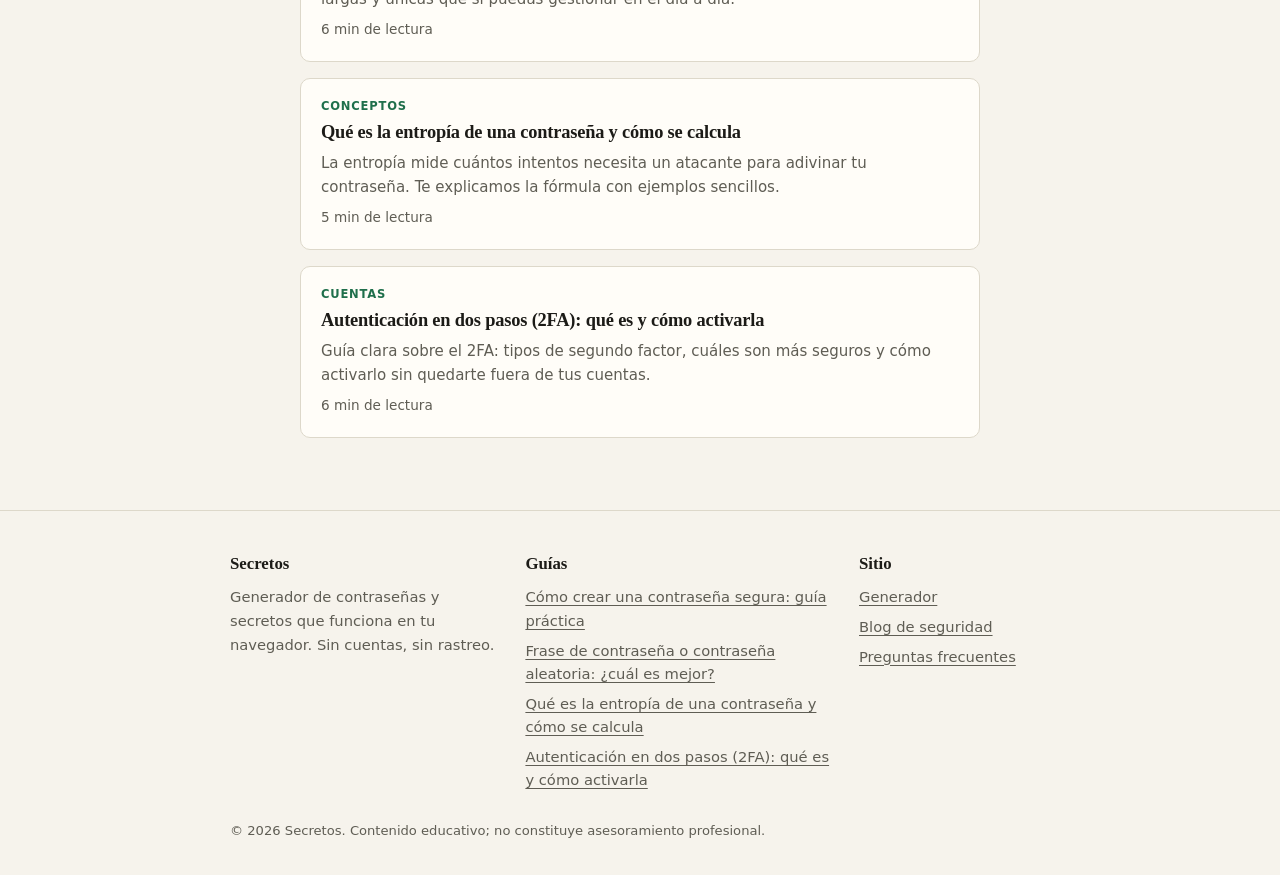
<file: blog/frase-de-contrasena-vs-contrasena/index.html>
<!DOCTYPE html>
<html lang="es">
<head>
    <meta charset="UTF-8">
    <meta name="viewport" content="width=device-width, initial-scale=1">
    <title>Frase de contraseña o contraseña aleatoria: ¿cuál es mejor?</title>
    <meta name="description" content="Comparamos las frases de contraseña (passphrases) con las contraseñas aleatorias: seguridad, facilidad de recordar y cuándo conviene cada una.">
    <meta name="robots" content="index, follow, max-image-preview:large">
    <link rel="canonical" href="https://ingenieroedward.github.io/Password-Generator/blog/frase-de-contrasena-vs-contrasena/">
    <meta name="theme-color" content="#f6f3ec" media="(prefers-color-scheme: light)">
    <meta name="theme-color" content="#141613" media="(prefers-color-scheme: dark)">
    <link rel="icon" href="../../favicon.svg" type="image/svg+xml">
    <meta property="og:type" content="article">
    <meta property="og:site_name" content="Secretos">
    <meta property="og:locale" content="es_ES">
    <meta property="og:title" content="Frase de contraseña o contraseña aleatoria: ¿cuál es mejor?">
    <meta property="og:description" content="Comparamos las frases de contraseña (passphrases) con las contraseñas aleatorias: seguridad, facilidad de recordar y cuándo conviene cada una.">
    <meta property="og:url" content="https://ingenieroedward.github.io/Password-Generator/blog/frase-de-contrasena-vs-contrasena/">
    <meta name="twitter:card" content="summary">
    <meta name="twitter:title" content="Frase de contraseña o contraseña aleatoria: ¿cuál es mejor?">
    <meta name="twitter:description" content="Comparamos las frases de contraseña (passphrases) con las contraseñas aleatorias: seguridad, facilidad de recordar y cuándo conviene cada una.">
    <link rel="stylesheet" href="../../style.css">
    <script type="application/ld+json">{"@context":"https://schema.org","@type":"Article","headline":"Frase de contraseña o contraseña aleatoria: ¿cuál es mejor?","description":"Comparamos las frases de contraseña (passphrases) con las contraseñas aleatorias: seguridad, facilidad de recordar y cuándo conviene cada una.","inLanguage":"es","datePublished":"2026-11-16","dateModified":"2026-11-16","mainEntityOfPage":"https://ingenieroedward.github.io/Password-Generator/blog/frase-de-contrasena-vs-contrasena/","author":{"@type":"Organization","name":"Secretos"},"publisher":{"@type":"Organization","name":"Secretos"}}</script>
    <script type="application/ld+json">{"@context":"https://schema.org","@type":"BreadcrumbList","itemListElement":[{"@type":"ListItem","position":1,"name":"Inicio","item":"https://ingenieroedward.github.io/Password-Generator/"},{"@type":"ListItem","position":2,"name":"Blog","item":"https://ingenieroedward.github.io/Password-Generator/blog/"},{"@type":"ListItem","position":3,"name":"Frase de contraseña o contraseña aleatoria: ¿cuál es mejor?","item":"https://ingenieroedward.github.io/Password-Generator/blog/frase-de-contrasena-vs-contrasena/"}]}</script>
</head>
<body>
<svg width="0" height="0" style="position:absolute" aria-hidden="true" focusable="false"><defs>
<symbol id="i-lock" viewBox="0 0 24 24"><rect x="3" y="11" width="18" height="11" rx="2"/><path d="M7 11V7a5 5 0 0 1 10 0v4"/></symbol>
<symbol id="i-copy" viewBox="0 0 24 24"><rect x="9" y="9" width="13" height="13" rx="2"/><path d="M5 15H4a2 2 0 0 1-2-2V4a2 2 0 0 1 2-2h9a2 2 0 0 1 2 2v1"/></symbol>
<symbol id="i-check" viewBox="0 0 24 24"><path d="M20 6 9 17l-5-5"/></symbol>
<symbol id="i-refresh" viewBox="0 0 24 24"><path d="M3 12a9 9 0 0 1 9-9 9.75 9.75 0 0 1 6.74 2.74L21 8"/><path d="M21 3v5h-5"/><path d="M21 12a9 9 0 0 1-9 9 9.75 9.75 0 0 1-6.74-2.74L3 16"/><path d="M8 16H3v5"/></symbol>
<symbol id="i-save" viewBox="0 0 24 24"><path d="M19 21H5a2 2 0 0 1-2-2V5a2 2 0 0 1 2-2h11l5 5v11a2 2 0 0 1-2 2z"/><path d="M17 21v-8H7v8"/><path d="M7 3v5h8"/></symbol>
<symbol id="i-eye" viewBox="0 0 24 24"><path d="M2 12s3-7 10-7 10 7 10 7-3 7-10 7-10-7-10-7Z"/><circle cx="12" cy="12" r="3"/></symbol>
<symbol id="i-eyeoff" viewBox="0 0 24 24"><path d="M9.88 9.88a3 3 0 1 0 4.24 4.24"/><path d="M10.73 5.08A10.43 10.43 0 0 1 12 5c7 0 10 7 10 7a13.16 13.16 0 0 1-1.67 2.68"/><path d="M6.61 6.61A13.526 13.526 0 0 0 2 12s3 7 10 7a9.74 9.74 0 0 0 5.39-1.61"/><line x1="2" x2="22" y1="2" y2="22"/></symbol>
<symbol id="i-trash" viewBox="0 0 24 24"><path d="M3 6h18"/><path d="M19 6v14a2 2 0 0 1-2 2H7a2 2 0 0 1-2-2V6"/><path d="M8 6V4a2 2 0 0 1 2-2h4a2 2 0 0 1 2 2v2"/></symbol>
<symbol id="i-download" viewBox="0 0 24 24"><path d="M21 15v4a2 2 0 0 1-2 2H5a2 2 0 0 1-2-2v-4"/><path d="M7 10l5 5 5-5"/><path d="M12 15V3"/></symbol>
<symbol id="i-upload" viewBox="0 0 24 24"><path d="M21 15v4a2 2 0 0 1-2 2H5a2 2 0 0 1-2-2v-4"/><path d="M17 8l-5-5-5 5"/><path d="M12 3v12"/></symbol>
</defs></svg>
<a class="saltar" href="#contenido">Saltar al contenido</a>
<header class="sitio">
    <div class="wrap sitio-in">
        <a class="marca" href="../../"><svg class="ico"><use href="#i-lock"/></svg><span>Secretos</span></a>
        <nav aria-label="Principal">
            <a href="../../#generador">Generador</a>
            <a href="../../#boveda">Bóveda</a>
            <a href="../../blog/" aria-current="page">Blog</a>
            <a href="../../#preguntas">Preguntas</a>
        </nav>
    </div>
</header>
<main id="contenido">
<article class="wrap articulo">
    <nav class="migas" aria-label="Migas de pan"><a href="../../">Inicio</a> <span>/</span> <a href="../../blog/">Blog</a> <span>/</span> <span>Contraseñas</span></nav>
    <header>
        <h1>Frase de contraseña o contraseña aleatoria: ¿cuál es mejor?</h1>
        <p class="meta"><time datetime="2026-11-16">16 de noviembre de 2026</time> · 5 min de lectura</p>
    </header>
    <div class="texto">
<p>Durante años se nos ha dicho que una contraseña buena es algo como <em>x7$Kq!9vL2</em>: difícil de leer, imposible de recordar. Hoy sabemos que existe una alternativa mucho más cómoda: las <strong>frases de contraseña</strong> (en inglés, <em>passphrases</em>). Veamos cuándo conviene cada opción.</p>

<h2>Qué es una frase de contraseña</h2>
<p>Es una secuencia de varias palabras elegidas <strong>al azar</strong>, por ejemplo <em>Faro-Tigre-Nube-Cobre-Valle-Ancla</em>. La clave está en «al azar»: una frase famosa, un verso de una canción o una oración con sentido son fáciles de adivinar para un atacante, porque su espacio de búsqueda es mucho menor del que parece.</p>

<h2>Ventajas de las frases</h2>
<ul>
<li><strong>Fáciles de recordar.</strong> Seis palabras al azar se memorizan con un poco de práctica, creando una pequeña historia mental.</li>
<li><strong>Fáciles de escribir.</strong> Sobre todo en móviles, televisores o consolas, donde teclear símbolos es un suplicio.</li>
<li><strong>Muy seguras si son suficientemente largas.</strong> Cada palabra aporta una cantidad fija de entropía que se suma a las anteriores.</li>
</ul>

<h2>Ventajas de las contraseñas aleatorias</h2>
<ul>
<li><strong>Más seguridad por carácter.</strong> Una clave de 20 caracteres aleatorios aporta mucha más entropía que una frase de 4 palabras de longitud similar.</li>
<li><strong>Cabe en más sitios.</strong> Algunos servicios limitan la longitud o exigen símbolos.</li>
<li><strong>Ideales para gestores.</strong> Si el gestor las rellena por ti, no necesitas recordarlas.</li>
</ul>

<h2>Comparación rápida</h2>
<table>
<thead><tr><th>Tipo</th><th>Ejemplo</th><th>Entropía aproximada</th></tr></thead>
<tbody>
<tr><td>Aleatoria, 12 caracteres (94 símbolos posibles)</td><td><code>k7#Qp!2vXz9L</code></td><td>≈ 79 bits</td></tr>
<tr><td>Aleatoria, 20 caracteres</td><td><code>Zt4$mQ-w9Lr!Xe2Vb7Ka</code></td><td>≈ 131 bits</td></tr>
<tr><td>Frase de 6 palabras (lista de 7776 palabras)</td><td><code>Faro-Tigre-Nube-Cobre-Valle-Ancla</code></td><td>≈ 77 bits</td></tr>
<tr><td>Frase de 8 palabras (lista de 210 palabras, como la de esta web)</td><td><code>Faro-Tigre-Nube-Cobre-Valle-Ancla-Roble-Lince</code></td><td>≈ 62 bits</td></tr>
</tbody>
</table>
<p>Fíjate en la última fila: la seguridad de una frase depende del tamaño de la lista de la que salen las palabras. La lista de esta web tiene 210 palabras (unos 7,7 bits por palabra), así que recomendamos <strong>8 palabras o más</strong>. Con listas de 7776 palabras, como las de tipo Diceware, cada palabra aporta unos 12,9 bits y 6 son suficientes. Si quieres entender estas cifras, lee <a href="../../blog/que-es-la-entropia-de-una-contrasena/">qué es la entropía</a>.</p>

<h2>Qué usar en cada caso</h2>
<ul>
<li><strong>Clave maestra del gestor de contraseñas, desbloqueo del equipo, cifrado de disco:</strong> frase de contraseña. Son las pocas claves que sí tienes que recordar.</li>
<li><strong>El resto de cuentas:</strong> contraseña aleatoria larga y única, guardada en el gestor.</li>
<li><strong>Dispositivos donde escribir es incómodo:</strong> frase, con separadores sencillos.</li>
</ul>

<h2>Cómo crearla bien</h2>
<ol>
<li>Elige las palabras con un generador, no «a ojo». <a href="../../#generador">Genera una frase aquí</a> (pestaña <em>Frase</em>).</li>
<li>No reordenes ni sustituyas palabras por otras que te gusten más: eso reduce la aleatoriedad.</li>
<li>Usa 8 palabras o más con esta lista, y un separador que puedas teclear con comodidad.</li>
<li>Memorízala repitiéndola durante unos días. Imagina una escena con las palabras en orden.</li>
</ol>

<h2>Conclusión</h2>
<p>No es una competición: las dos opciones son buenas si son aleatorias y suficientemente largas. Usa frases para lo que tengas que recordar y contraseñas aleatorias para todo lo demás.</p>

    </div>
    <aside class="cta">
        <h2>¿Necesitas una contraseña segura ahora?</h2>
        <p>Genera una en un clic. Se crea en tu navegador y no se envía a ningún sitio.</p>
        <a class="btn btn-principal" href="../../#generador">Abrir el generador</a>
    </aside>
    <section class="relacionados" aria-labelledby="t-rel">
        <h2 id="t-rel">Sigue leyendo</h2>
        <div class="tarjetas-blog"><article class="tarjeta-blog">
    <span class="etiqueta">Contraseñas</span>
    <h3><a href="../../blog/como-crear-una-contrasena-segura/">Cómo crear una contraseña segura: guía práctica</a></h3>
    <p>Aprende qué hace segura a una contraseña, qué errores evitar y cómo crear claves largas y únicas que sí puedas gestionar en el día a día.</p>
    <span class="meta">6 min de lectura</span>
</article>
<article class="tarjeta-blog">
    <span class="etiqueta">Conceptos</span>
    <h3><a href="../../blog/que-es-la-entropia-de-una-contrasena/">Qué es la entropía de una contraseña y cómo se calcula</a></h3>
    <p>La entropía mide cuántos intentos necesita un atacante para adivinar tu contraseña. Te explicamos la fórmula con ejemplos sencillos.</p>
    <span class="meta">5 min de lectura</span>
</article>
<article class="tarjeta-blog">
    <span class="etiqueta">Cuentas</span>
    <h3><a href="../../blog/autenticacion-en-dos-pasos-2fa/">Autenticación en dos pasos (2FA): qué es y cómo activarla</a></h3>
    <p>Guía clara sobre el 2FA: tipos de segundo factor, cuáles son más seguros y cómo activarlo sin quedarte fuera de tus cuentas.</p>
    <span class="meta">6 min de lectura</span>
</article></div>
    </section>
</article>
</main>
<footer class="pie">
    <div class="wrap pie-in">
        <div>
            <strong>Secretos</strong>
            <p>Generador de contraseñas y secretos que funciona en tu navegador. Sin cuentas, sin rastreo.</p>
        </div>
        <div>
            <strong>Guías</strong>
            <ul><li><a href="../../blog/como-crear-una-contrasena-segura/">Cómo crear una contraseña segura: guía práctica</a></li><li><a href="../../blog/frase-de-contrasena-vs-contrasena/">Frase de contraseña o contraseña aleatoria: ¿cuál es mejor?</a></li><li><a href="../../blog/que-es-la-entropia-de-una-contrasena/">Qué es la entropía de una contraseña y cómo se calcula</a></li><li><a href="../../blog/autenticacion-en-dos-pasos-2fa/">Autenticación en dos pasos (2FA): qué es y cómo activarla</a></li></ul>
        </div>
        <div>
            <strong>Sitio</strong>
            <ul>
                <li><a href="../../#generador">Generador</a></li>
                <li><a href="../../blog/">Blog de seguridad</a></li>
                <li><a href="../../#preguntas">Preguntas frecuentes</a></li>
            </ul>
        </div>
    </div>
    <div class="wrap pie-copia">© 2026 Secretos. Contenido educativo; no constituye asesoramiento profesional.</div>
</footer>
</body>
</html>
</file>
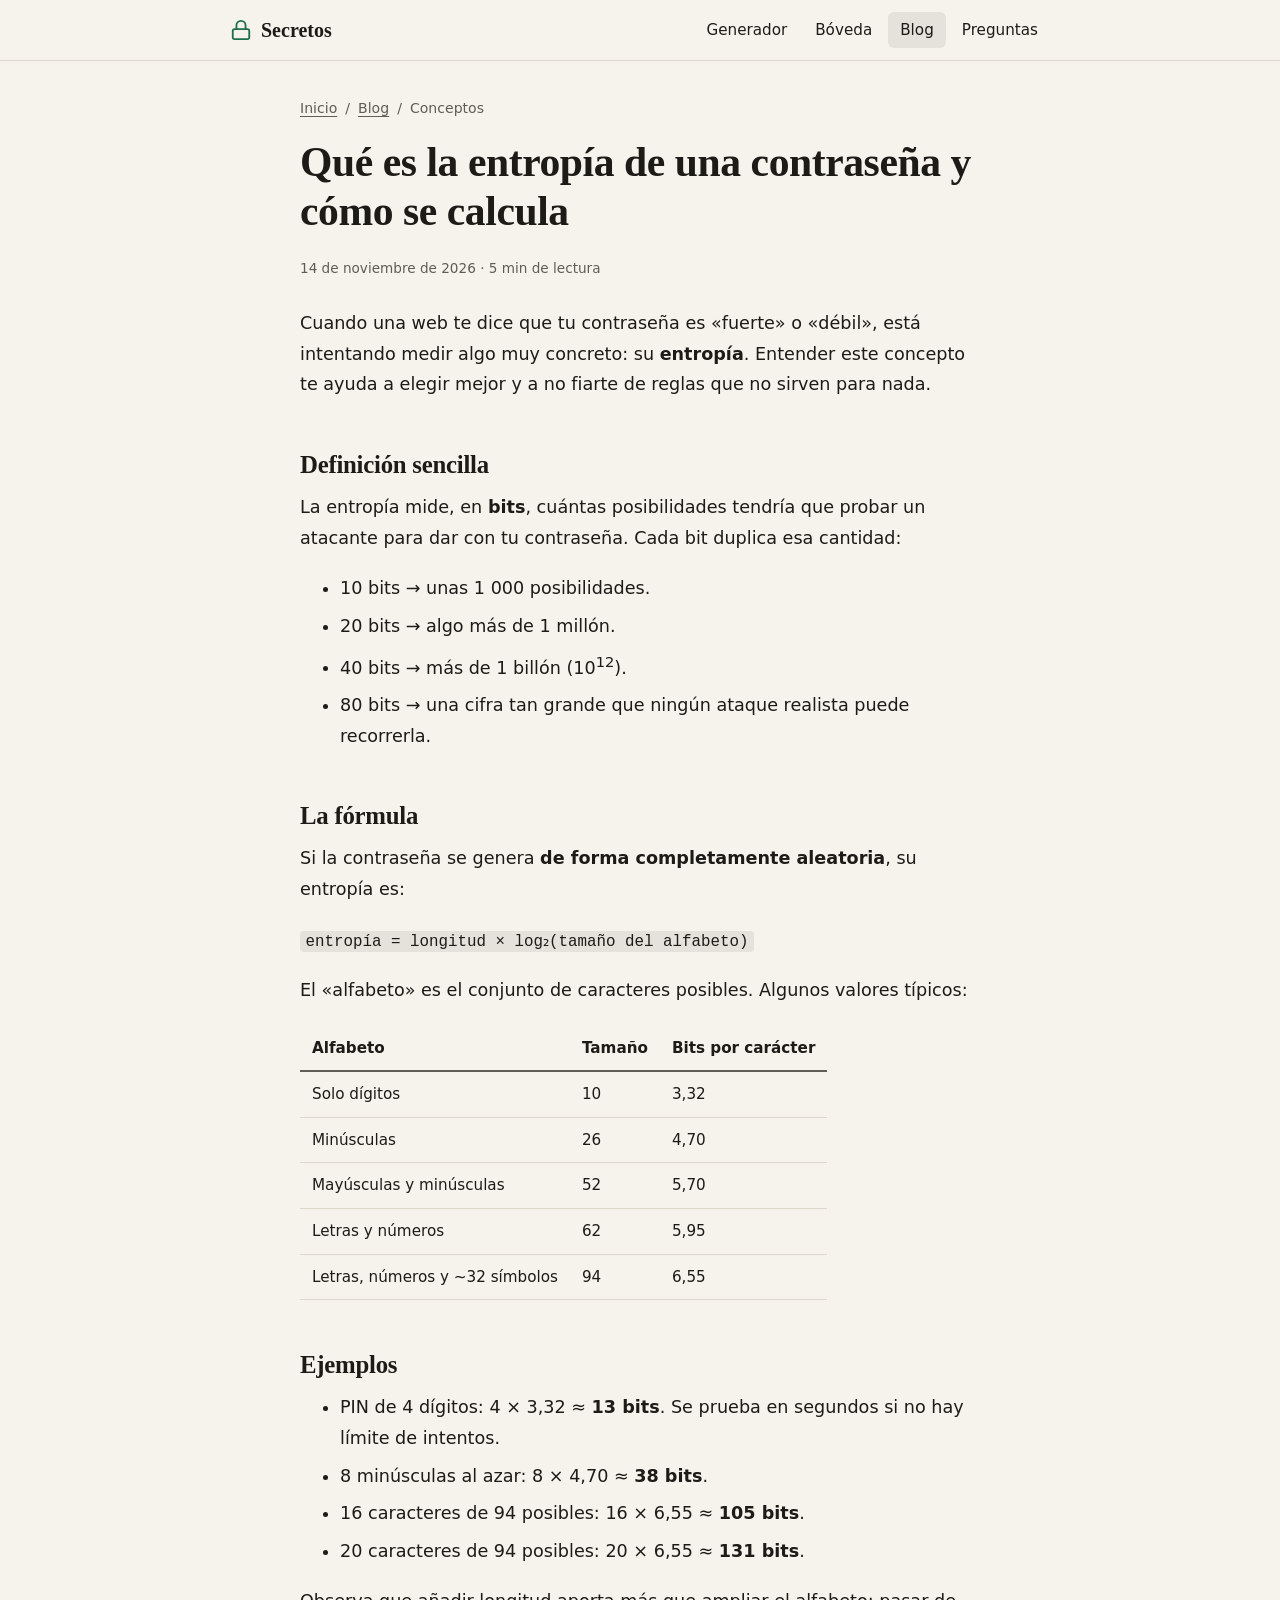
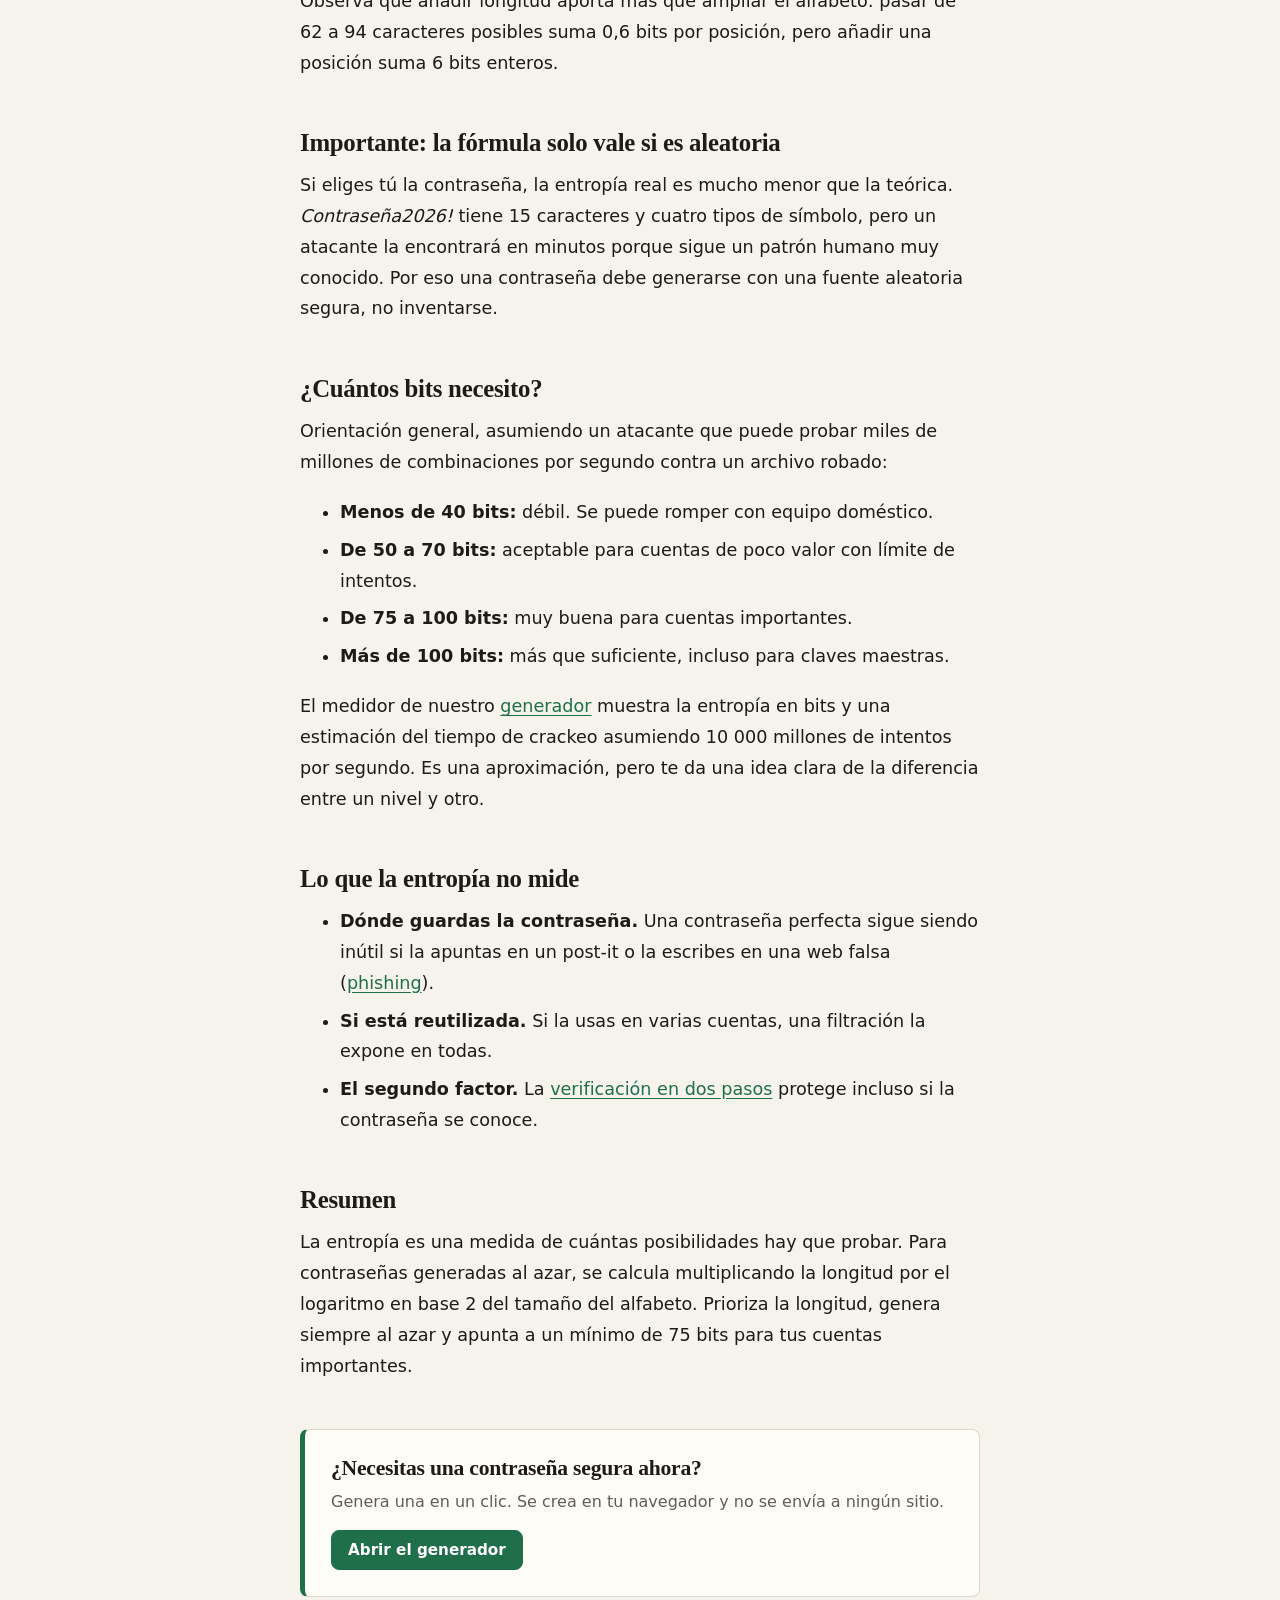
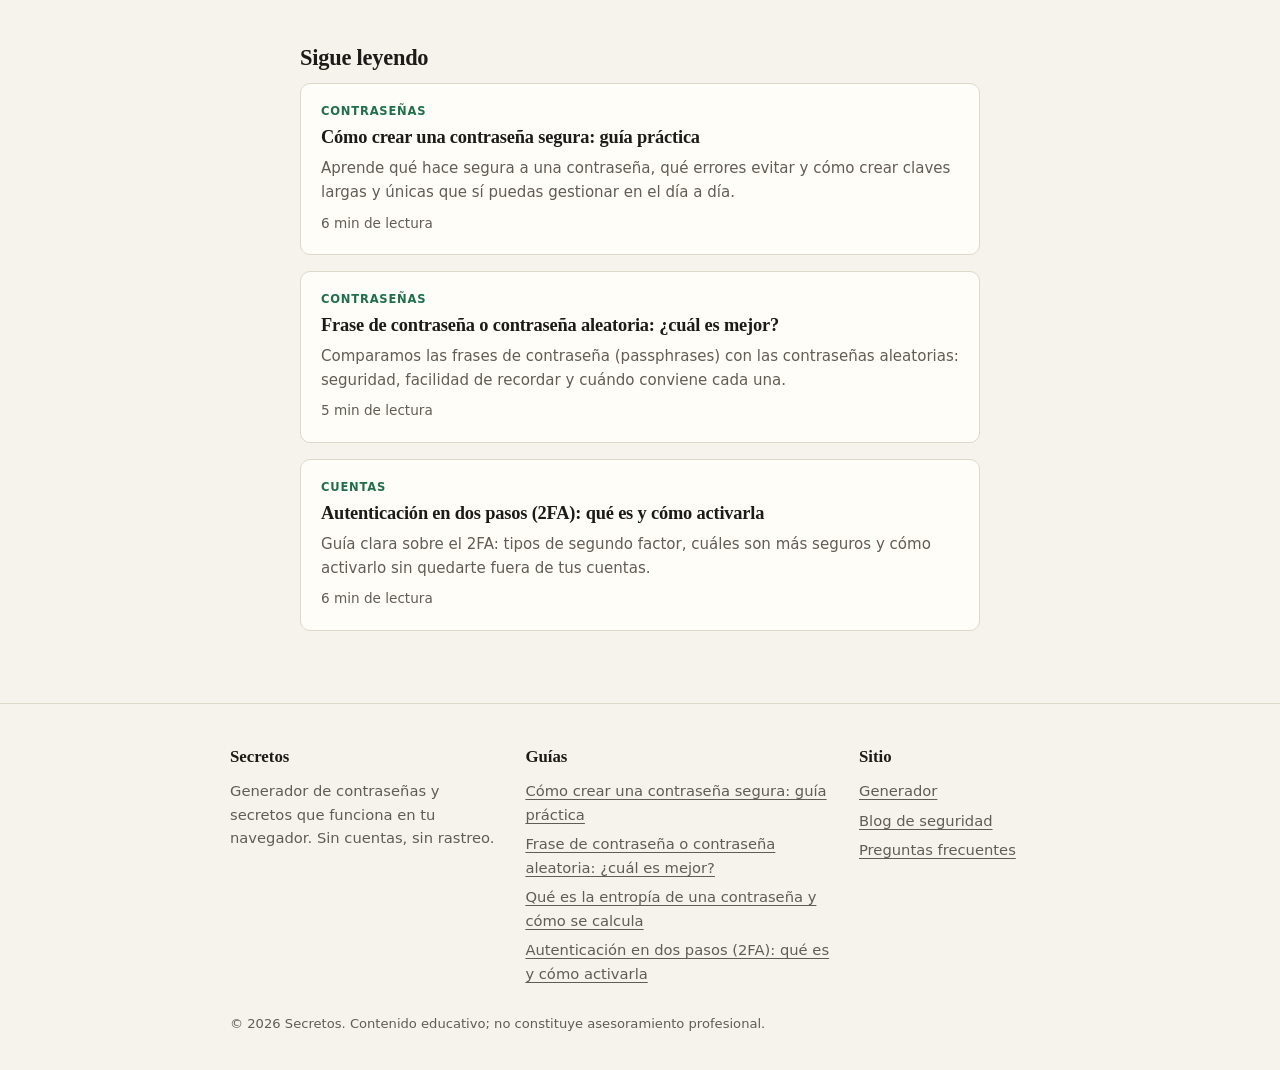
<file: blog/que-es-la-entropia-de-una-contrasena/index.html>
<!DOCTYPE html>
<html lang="es">
<head>
    <meta charset="UTF-8">
    <meta name="viewport" content="width=device-width, initial-scale=1">
    <title>Qué es la entropía de una contraseña y cómo se calcula</title>
    <meta name="description" content="La entropía mide cuántos intentos necesita un atacante para adivinar tu contraseña. Te explicamos la fórmula con ejemplos sencillos.">
    <meta name="robots" content="index, follow, max-image-preview:large">
    <link rel="canonical" href="https://ingenieroedward.github.io/Password-Generator/blog/que-es-la-entropia-de-una-contrasena/">
    <meta name="theme-color" content="#f6f3ec" media="(prefers-color-scheme: light)">
    <meta name="theme-color" content="#141613" media="(prefers-color-scheme: dark)">
    <link rel="icon" href="../../favicon.svg" type="image/svg+xml">
    <meta property="og:type" content="article">
    <meta property="og:site_name" content="Secretos">
    <meta property="og:locale" content="es_ES">
    <meta property="og:title" content="Qué es la entropía de una contraseña y cómo se calcula">
    <meta property="og:description" content="La entropía mide cuántos intentos necesita un atacante para adivinar tu contraseña. Te explicamos la fórmula con ejemplos sencillos.">
    <meta property="og:url" content="https://ingenieroedward.github.io/Password-Generator/blog/que-es-la-entropia-de-una-contrasena/">
    <meta name="twitter:card" content="summary">
    <meta name="twitter:title" content="Qué es la entropía de una contraseña y cómo se calcula">
    <meta name="twitter:description" content="La entropía mide cuántos intentos necesita un atacante para adivinar tu contraseña. Te explicamos la fórmula con ejemplos sencillos.">
    <link rel="stylesheet" href="../../style.css">
    <script type="application/ld+json">{"@context":"https://schema.org","@type":"Article","headline":"Qué es la entropía de una contraseña y cómo se calcula","description":"La entropía mide cuántos intentos necesita un atacante para adivinar tu contraseña. Te explicamos la fórmula con ejemplos sencillos.","inLanguage":"es","datePublished":"2026-11-14","dateModified":"2026-11-14","mainEntityOfPage":"https://ingenieroedward.github.io/Password-Generator/blog/que-es-la-entropia-de-una-contrasena/","author":{"@type":"Organization","name":"Secretos"},"publisher":{"@type":"Organization","name":"Secretos"}}</script>
    <script type="application/ld+json">{"@context":"https://schema.org","@type":"BreadcrumbList","itemListElement":[{"@type":"ListItem","position":1,"name":"Inicio","item":"https://ingenieroedward.github.io/Password-Generator/"},{"@type":"ListItem","position":2,"name":"Blog","item":"https://ingenieroedward.github.io/Password-Generator/blog/"},{"@type":"ListItem","position":3,"name":"Qué es la entropía de una contraseña y cómo se calcula","item":"https://ingenieroedward.github.io/Password-Generator/blog/que-es-la-entropia-de-una-contrasena/"}]}</script>
</head>
<body>
<svg width="0" height="0" style="position:absolute" aria-hidden="true" focusable="false"><defs>
<symbol id="i-lock" viewBox="0 0 24 24"><rect x="3" y="11" width="18" height="11" rx="2"/><path d="M7 11V7a5 5 0 0 1 10 0v4"/></symbol>
<symbol id="i-copy" viewBox="0 0 24 24"><rect x="9" y="9" width="13" height="13" rx="2"/><path d="M5 15H4a2 2 0 0 1-2-2V4a2 2 0 0 1 2-2h9a2 2 0 0 1 2 2v1"/></symbol>
<symbol id="i-check" viewBox="0 0 24 24"><path d="M20 6 9 17l-5-5"/></symbol>
<symbol id="i-refresh" viewBox="0 0 24 24"><path d="M3 12a9 9 0 0 1 9-9 9.75 9.75 0 0 1 6.74 2.74L21 8"/><path d="M21 3v5h-5"/><path d="M21 12a9 9 0 0 1-9 9 9.75 9.75 0 0 1-6.74-2.74L3 16"/><path d="M8 16H3v5"/></symbol>
<symbol id="i-save" viewBox="0 0 24 24"><path d="M19 21H5a2 2 0 0 1-2-2V5a2 2 0 0 1 2-2h11l5 5v11a2 2 0 0 1-2 2z"/><path d="M17 21v-8H7v8"/><path d="M7 3v5h8"/></symbol>
<symbol id="i-eye" viewBox="0 0 24 24"><path d="M2 12s3-7 10-7 10 7 10 7-3 7-10 7-10-7-10-7Z"/><circle cx="12" cy="12" r="3"/></symbol>
<symbol id="i-eyeoff" viewBox="0 0 24 24"><path d="M9.88 9.88a3 3 0 1 0 4.24 4.24"/><path d="M10.73 5.08A10.43 10.43 0 0 1 12 5c7 0 10 7 10 7a13.16 13.16 0 0 1-1.67 2.68"/><path d="M6.61 6.61A13.526 13.526 0 0 0 2 12s3 7 10 7a9.74 9.74 0 0 0 5.39-1.61"/><line x1="2" x2="22" y1="2" y2="22"/></symbol>
<symbol id="i-trash" viewBox="0 0 24 24"><path d="M3 6h18"/><path d="M19 6v14a2 2 0 0 1-2 2H7a2 2 0 0 1-2-2V6"/><path d="M8 6V4a2 2 0 0 1 2-2h4a2 2 0 0 1 2 2v2"/></symbol>
<symbol id="i-download" viewBox="0 0 24 24"><path d="M21 15v4a2 2 0 0 1-2 2H5a2 2 0 0 1-2-2v-4"/><path d="M7 10l5 5 5-5"/><path d="M12 15V3"/></symbol>
<symbol id="i-upload" viewBox="0 0 24 24"><path d="M21 15v4a2 2 0 0 1-2 2H5a2 2 0 0 1-2-2v-4"/><path d="M17 8l-5-5-5 5"/><path d="M12 3v12"/></symbol>
</defs></svg>
<a class="saltar" href="#contenido">Saltar al contenido</a>
<header class="sitio">
    <div class="wrap sitio-in">
        <a class="marca" href="../../"><svg class="ico"><use href="#i-lock"/></svg><span>Secretos</span></a>
        <nav aria-label="Principal">
            <a href="../../#generador">Generador</a>
            <a href="../../#boveda">Bóveda</a>
            <a href="../../blog/" aria-current="page">Blog</a>
            <a href="../../#preguntas">Preguntas</a>
        </nav>
    </div>
</header>
<main id="contenido">
<article class="wrap articulo">
    <nav class="migas" aria-label="Migas de pan"><a href="../../">Inicio</a> <span>/</span> <a href="../../blog/">Blog</a> <span>/</span> <span>Conceptos</span></nav>
    <header>
        <h1>Qué es la entropía de una contraseña y cómo se calcula</h1>
        <p class="meta"><time datetime="2026-11-14">14 de noviembre de 2026</time> · 5 min de lectura</p>
    </header>
    <div class="texto">
<p>Cuando una web te dice que tu contraseña es «fuerte» o «débil», está intentando medir algo muy concreto: su <strong>entropía</strong>. Entender este concepto te ayuda a elegir mejor y a no fiarte de reglas que no sirven para nada.</p>

<h2>Definición sencilla</h2>
<p>La entropía mide, en <strong>bits</strong>, cuántas posibilidades tendría que probar un atacante para dar con tu contraseña. Cada bit duplica esa cantidad:</p>
<ul>
<li>10 bits → unas 1 000 posibilidades.</li>
<li>20 bits → algo más de 1 millón.</li>
<li>40 bits → más de 1 billón (10<sup>12</sup>).</li>
<li>80 bits → una cifra tan grande que ningún ataque realista puede recorrerla.</li>
</ul>

<h2>La fórmula</h2>
<p>Si la contraseña se genera <strong>de forma completamente aleatoria</strong>, su entropía es:</p>
<p><code>entropía = longitud × log₂(tamaño del alfabeto)</code></p>
<p>El «alfabeto» es el conjunto de caracteres posibles. Algunos valores típicos:</p>
<table>
<thead><tr><th>Alfabeto</th><th>Tamaño</th><th>Bits por carácter</th></tr></thead>
<tbody>
<tr><td>Solo dígitos</td><td>10</td><td>3,32</td></tr>
<tr><td>Minúsculas</td><td>26</td><td>4,70</td></tr>
<tr><td>Mayúsculas y minúsculas</td><td>52</td><td>5,70</td></tr>
<tr><td>Letras y números</td><td>62</td><td>5,95</td></tr>
<tr><td>Letras, números y ~32 símbolos</td><td>94</td><td>6,55</td></tr>
</tbody>
</table>

<h2>Ejemplos</h2>
<ul>
<li>PIN de 4 dígitos: 4 × 3,32 ≈ <strong>13 bits</strong>. Se prueba en segundos si no hay límite de intentos.</li>
<li>8 minúsculas al azar: 8 × 4,70 ≈ <strong>38 bits</strong>.</li>
<li>16 caracteres de 94 posibles: 16 × 6,55 ≈ <strong>105 bits</strong>.</li>
<li>20 caracteres de 94 posibles: 20 × 6,55 ≈ <strong>131 bits</strong>.</li>
</ul>
<p>Observa que añadir longitud aporta más que ampliar el alfabeto: pasar de 62 a 94 caracteres posibles suma 0,6 bits por posición, pero añadir una posición suma 6 bits enteros.</p>

<h2>Importante: la fórmula solo vale si es aleatoria</h2>
<p>Si eliges tú la contraseña, la entropía real es mucho menor que la teórica. <em>Contraseña2026!</em> tiene 15 caracteres y cuatro tipos de símbolo, pero un atacante la encontrará en minutos porque sigue un patrón humano muy conocido. Por eso una contraseña debe generarse con una fuente aleatoria segura, no inventarse.</p>

<h2>¿Cuántos bits necesito?</h2>
<p>Orientación general, asumiendo un atacante que puede probar miles de millones de combinaciones por segundo contra un archivo robado:</p>
<ul>
<li><strong>Menos de 40 bits:</strong> débil. Se puede romper con equipo doméstico.</li>
<li><strong>De 50 a 70 bits:</strong> aceptable para cuentas de poco valor con límite de intentos.</li>
<li><strong>De 75 a 100 bits:</strong> muy buena para cuentas importantes.</li>
<li><strong>Más de 100 bits:</strong> más que suficiente, incluso para claves maestras.</li>
</ul>
<p>El medidor de nuestro <a href="../../#generador">generador</a> muestra la entropía en bits y una estimación del tiempo de crackeo asumiendo 10 000 millones de intentos por segundo. Es una aproximación, pero te da una idea clara de la diferencia entre un nivel y otro.</p>

<h2>Lo que la entropía no mide</h2>
<ul>
<li><strong>Dónde guardas la contraseña.</strong> Una contraseña perfecta sigue siendo inútil si la apuntas en un post-it o la escribes en una web falsa (<a href="../../blog/como-detectar-phishing/">phishing</a>).</li>
<li><strong>Si está reutilizada.</strong> Si la usas en varias cuentas, una filtración la expone en todas.</li>
<li><strong>El segundo factor.</strong> La <a href="../../blog/autenticacion-en-dos-pasos-2fa/">verificación en dos pasos</a> protege incluso si la contraseña se conoce.</li>
</ul>

<h2>Resumen</h2>
<p>La entropía es una medida de cuántas posibilidades hay que probar. Para contraseñas generadas al azar, se calcula multiplicando la longitud por el logaritmo en base 2 del tamaño del alfabeto. Prioriza la longitud, genera siempre al azar y apunta a un mínimo de 75 bits para tus cuentas importantes.</p>

    </div>
    <aside class="cta">
        <h2>¿Necesitas una contraseña segura ahora?</h2>
        <p>Genera una en un clic. Se crea en tu navegador y no se envía a ningún sitio.</p>
        <a class="btn btn-principal" href="../../#generador">Abrir el generador</a>
    </aside>
    <section class="relacionados" aria-labelledby="t-rel">
        <h2 id="t-rel">Sigue leyendo</h2>
        <div class="tarjetas-blog"><article class="tarjeta-blog">
    <span class="etiqueta">Contraseñas</span>
    <h3><a href="../../blog/como-crear-una-contrasena-segura/">Cómo crear una contraseña segura: guía práctica</a></h3>
    <p>Aprende qué hace segura a una contraseña, qué errores evitar y cómo crear claves largas y únicas que sí puedas gestionar en el día a día.</p>
    <span class="meta">6 min de lectura</span>
</article>
<article class="tarjeta-blog">
    <span class="etiqueta">Contraseñas</span>
    <h3><a href="../../blog/frase-de-contrasena-vs-contrasena/">Frase de contraseña o contraseña aleatoria: ¿cuál es mejor?</a></h3>
    <p>Comparamos las frases de contraseña (passphrases) con las contraseñas aleatorias: seguridad, facilidad de recordar y cuándo conviene cada una.</p>
    <span class="meta">5 min de lectura</span>
</article>
<article class="tarjeta-blog">
    <span class="etiqueta">Cuentas</span>
    <h3><a href="../../blog/autenticacion-en-dos-pasos-2fa/">Autenticación en dos pasos (2FA): qué es y cómo activarla</a></h3>
    <p>Guía clara sobre el 2FA: tipos de segundo factor, cuáles son más seguros y cómo activarlo sin quedarte fuera de tus cuentas.</p>
    <span class="meta">6 min de lectura</span>
</article></div>
    </section>
</article>
</main>
<footer class="pie">
    <div class="wrap pie-in">
        <div>
            <strong>Secretos</strong>
            <p>Generador de contraseñas y secretos que funciona en tu navegador. Sin cuentas, sin rastreo.</p>
        </div>
        <div>
            <strong>Guías</strong>
            <ul><li><a href="../../blog/como-crear-una-contrasena-segura/">Cómo crear una contraseña segura: guía práctica</a></li><li><a href="../../blog/frase-de-contrasena-vs-contrasena/">Frase de contraseña o contraseña aleatoria: ¿cuál es mejor?</a></li><li><a href="../../blog/que-es-la-entropia-de-una-contrasena/">Qué es la entropía de una contraseña y cómo se calcula</a></li><li><a href="../../blog/autenticacion-en-dos-pasos-2fa/">Autenticación en dos pasos (2FA): qué es y cómo activarla</a></li></ul>
        </div>
        <div>
            <strong>Sitio</strong>
            <ul>
                <li><a href="../../#generador">Generador</a></li>
                <li><a href="../../blog/">Blog de seguridad</a></li>
                <li><a href="../../#preguntas">Preguntas frecuentes</a></li>
            </ul>
        </div>
    </div>
    <div class="wrap pie-copia">© 2026 Secretos. Contenido educativo; no constituye asesoramiento profesional.</div>
</footer>
</body>
</html>
</file>
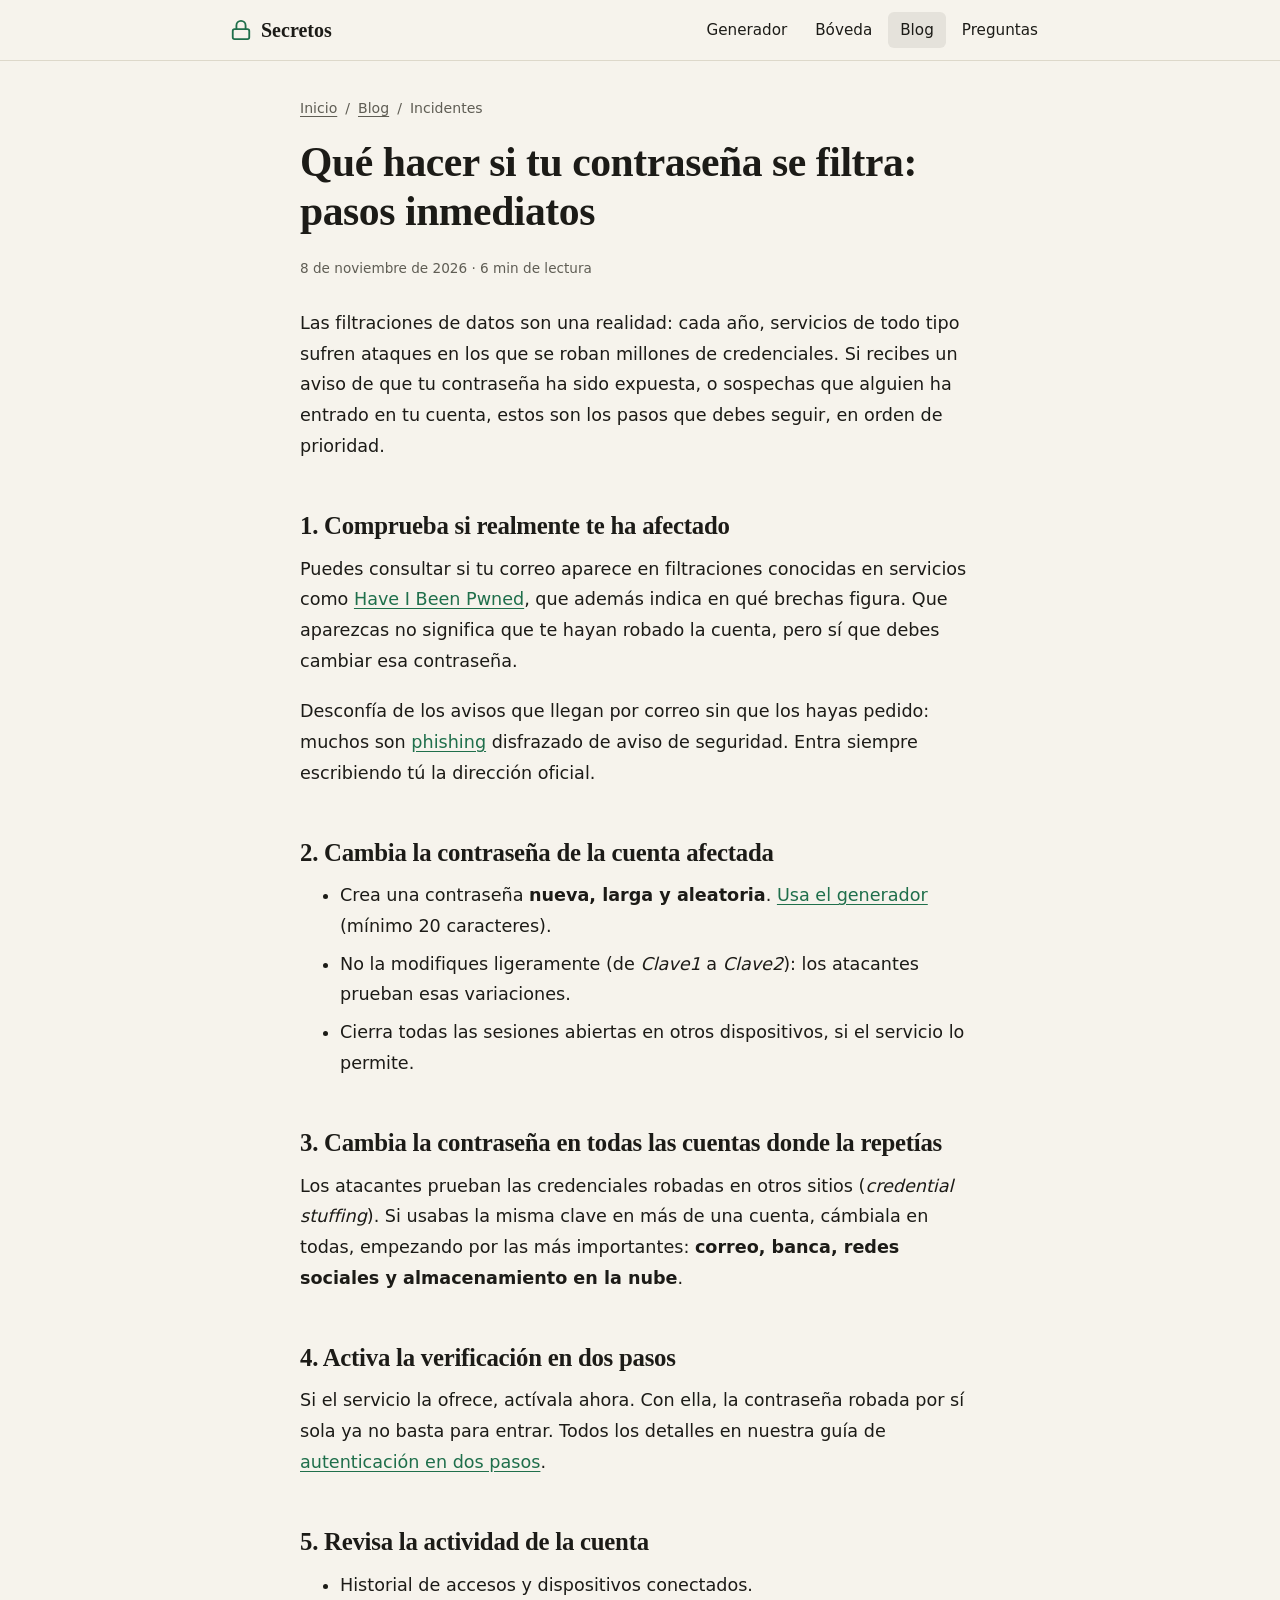
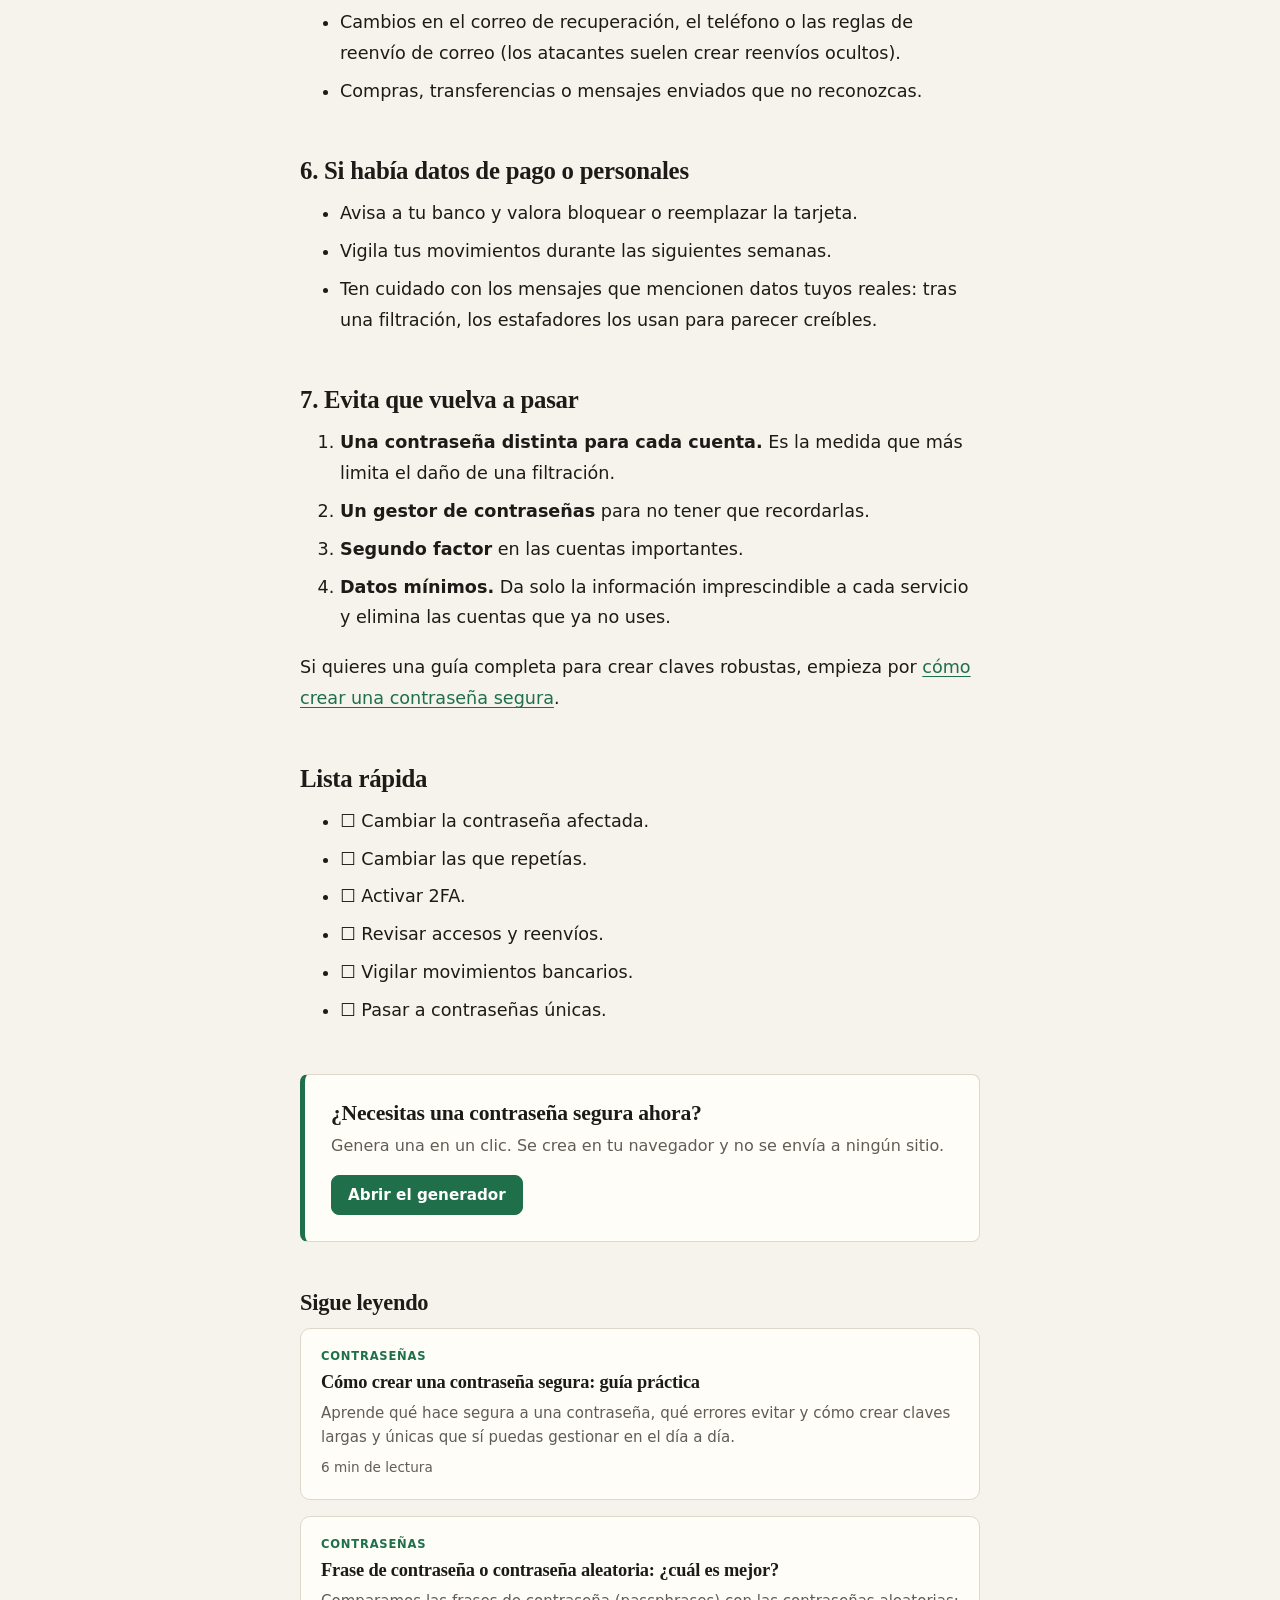
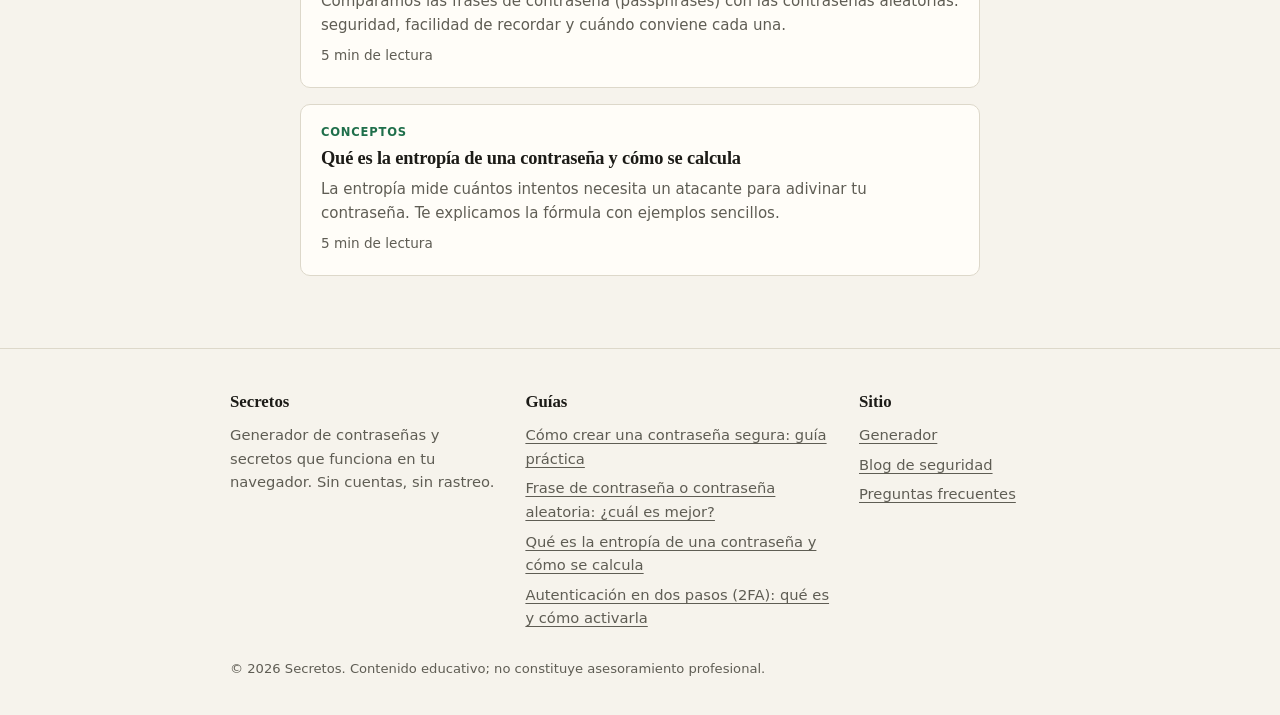
<file: blog/que-hacer-si-filtran-tu-contrasena/index.html>
<!DOCTYPE html>
<html lang="es">
<head>
    <meta charset="UTF-8">
    <meta name="viewport" content="width=device-width, initial-scale=1">
    <title>Qué hacer si tu contraseña se filtra: pasos inmediatos</title>
    <meta name="description" content="Si tu contraseña aparece en una filtración de datos, actúa rápido: cómo comprobarlo, qué cambiar primero y cómo evitar que se repita.">
    <meta name="robots" content="index, follow, max-image-preview:large">
    <link rel="canonical" href="https://ingenieroedward.github.io/Password-Generator/blog/que-hacer-si-filtran-tu-contrasena/">
    <meta name="theme-color" content="#f6f3ec" media="(prefers-color-scheme: light)">
    <meta name="theme-color" content="#141613" media="(prefers-color-scheme: dark)">
    <link rel="icon" href="../../favicon.svg" type="image/svg+xml">
    <meta property="og:type" content="article">
    <meta property="og:site_name" content="Secretos">
    <meta property="og:locale" content="es_ES">
    <meta property="og:title" content="Qué hacer si tu contraseña se filtra: pasos inmediatos">
    <meta property="og:description" content="Si tu contraseña aparece en una filtración de datos, actúa rápido: cómo comprobarlo, qué cambiar primero y cómo evitar que se repita.">
    <meta property="og:url" content="https://ingenieroedward.github.io/Password-Generator/blog/que-hacer-si-filtran-tu-contrasena/">
    <meta name="twitter:card" content="summary">
    <meta name="twitter:title" content="Qué hacer si tu contraseña se filtra: pasos inmediatos">
    <meta name="twitter:description" content="Si tu contraseña aparece en una filtración de datos, actúa rápido: cómo comprobarlo, qué cambiar primero y cómo evitar que se repita.">
    <link rel="stylesheet" href="../../style.css">
    <script type="application/ld+json">{"@context":"https://schema.org","@type":"Article","headline":"Qué hacer si tu contraseña se filtra: pasos inmediatos","description":"Si tu contraseña aparece en una filtración de datos, actúa rápido: cómo comprobarlo, qué cambiar primero y cómo evitar que se repita.","inLanguage":"es","datePublished":"2026-11-08","dateModified":"2026-11-08","mainEntityOfPage":"https://ingenieroedward.github.io/Password-Generator/blog/que-hacer-si-filtran-tu-contrasena/","author":{"@type":"Organization","name":"Secretos"},"publisher":{"@type":"Organization","name":"Secretos"}}</script>
    <script type="application/ld+json">{"@context":"https://schema.org","@type":"BreadcrumbList","itemListElement":[{"@type":"ListItem","position":1,"name":"Inicio","item":"https://ingenieroedward.github.io/Password-Generator/"},{"@type":"ListItem","position":2,"name":"Blog","item":"https://ingenieroedward.github.io/Password-Generator/blog/"},{"@type":"ListItem","position":3,"name":"Qué hacer si tu contraseña se filtra: pasos inmediatos","item":"https://ingenieroedward.github.io/Password-Generator/blog/que-hacer-si-filtran-tu-contrasena/"}]}</script>
</head>
<body>
<svg width="0" height="0" style="position:absolute" aria-hidden="true" focusable="false"><defs>
<symbol id="i-lock" viewBox="0 0 24 24"><rect x="3" y="11" width="18" height="11" rx="2"/><path d="M7 11V7a5 5 0 0 1 10 0v4"/></symbol>
<symbol id="i-copy" viewBox="0 0 24 24"><rect x="9" y="9" width="13" height="13" rx="2"/><path d="M5 15H4a2 2 0 0 1-2-2V4a2 2 0 0 1 2-2h9a2 2 0 0 1 2 2v1"/></symbol>
<symbol id="i-check" viewBox="0 0 24 24"><path d="M20 6 9 17l-5-5"/></symbol>
<symbol id="i-refresh" viewBox="0 0 24 24"><path d="M3 12a9 9 0 0 1 9-9 9.75 9.75 0 0 1 6.74 2.74L21 8"/><path d="M21 3v5h-5"/><path d="M21 12a9 9 0 0 1-9 9 9.75 9.75 0 0 1-6.74-2.74L3 16"/><path d="M8 16H3v5"/></symbol>
<symbol id="i-save" viewBox="0 0 24 24"><path d="M19 21H5a2 2 0 0 1-2-2V5a2 2 0 0 1 2-2h11l5 5v11a2 2 0 0 1-2 2z"/><path d="M17 21v-8H7v8"/><path d="M7 3v5h8"/></symbol>
<symbol id="i-eye" viewBox="0 0 24 24"><path d="M2 12s3-7 10-7 10 7 10 7-3 7-10 7-10-7-10-7Z"/><circle cx="12" cy="12" r="3"/></symbol>
<symbol id="i-eyeoff" viewBox="0 0 24 24"><path d="M9.88 9.88a3 3 0 1 0 4.24 4.24"/><path d="M10.73 5.08A10.43 10.43 0 0 1 12 5c7 0 10 7 10 7a13.16 13.16 0 0 1-1.67 2.68"/><path d="M6.61 6.61A13.526 13.526 0 0 0 2 12s3 7 10 7a9.74 9.74 0 0 0 5.39-1.61"/><line x1="2" x2="22" y1="2" y2="22"/></symbol>
<symbol id="i-trash" viewBox="0 0 24 24"><path d="M3 6h18"/><path d="M19 6v14a2 2 0 0 1-2 2H7a2 2 0 0 1-2-2V6"/><path d="M8 6V4a2 2 0 0 1 2-2h4a2 2 0 0 1 2 2v2"/></symbol>
<symbol id="i-download" viewBox="0 0 24 24"><path d="M21 15v4a2 2 0 0 1-2 2H5a2 2 0 0 1-2-2v-4"/><path d="M7 10l5 5 5-5"/><path d="M12 15V3"/></symbol>
<symbol id="i-upload" viewBox="0 0 24 24"><path d="M21 15v4a2 2 0 0 1-2 2H5a2 2 0 0 1-2-2v-4"/><path d="M17 8l-5-5-5 5"/><path d="M12 3v12"/></symbol>
</defs></svg>
<a class="saltar" href="#contenido">Saltar al contenido</a>
<header class="sitio">
    <div class="wrap sitio-in">
        <a class="marca" href="../../"><svg class="ico"><use href="#i-lock"/></svg><span>Secretos</span></a>
        <nav aria-label="Principal">
            <a href="../../#generador">Generador</a>
            <a href="../../#boveda">Bóveda</a>
            <a href="../../blog/" aria-current="page">Blog</a>
            <a href="../../#preguntas">Preguntas</a>
        </nav>
    </div>
</header>
<main id="contenido">
<article class="wrap articulo">
    <nav class="migas" aria-label="Migas de pan"><a href="../../">Inicio</a> <span>/</span> <a href="../../blog/">Blog</a> <span>/</span> <span>Incidentes</span></nav>
    <header>
        <h1>Qué hacer si tu contraseña se filtra: pasos inmediatos</h1>
        <p class="meta"><time datetime="2026-11-08">8 de noviembre de 2026</time> · 6 min de lectura</p>
    </header>
    <div class="texto">
<p>Las filtraciones de datos son una realidad: cada año, servicios de todo tipo sufren ataques en los que se roban millones de credenciales. Si recibes un aviso de que tu contraseña ha sido expuesta, o sospechas que alguien ha entrado en tu cuenta, estos son los pasos que debes seguir, en orden de prioridad.</p>

<h2>1. Comprueba si realmente te ha afectado</h2>
<p>Puedes consultar si tu correo aparece en filtraciones conocidas en servicios como <a href="https://haveibeenpwned.com/" rel="noopener" target="_blank">Have I Been Pwned</a>, que además indica en qué brechas figura. Que aparezcas no significa que te hayan robado la cuenta, pero sí que debes cambiar esa contraseña.</p>
<p>Desconfía de los avisos que llegan por correo sin que los hayas pedido: muchos son <a href="../../blog/como-detectar-phishing/">phishing</a> disfrazado de aviso de seguridad. Entra siempre escribiendo tú la dirección oficial.</p>

<h2>2. Cambia la contraseña de la cuenta afectada</h2>
<ul>
<li>Crea una contraseña <strong>nueva, larga y aleatoria</strong>. <a href="../../#generador">Usa el generador</a> (mínimo 20 caracteres).</li>
<li>No la modifiques ligeramente (de <em>Clave1</em> a <em>Clave2</em>): los atacantes prueban esas variaciones.</li>
<li>Cierra todas las sesiones abiertas en otros dispositivos, si el servicio lo permite.</li>
</ul>

<h2>3. Cambia la contraseña en todas las cuentas donde la repetías</h2>
<p>Los atacantes prueban las credenciales robadas en otros sitios (<em>credential stuffing</em>). Si usabas la misma clave en más de una cuenta, cámbiala en todas, empezando por las más importantes: <strong>correo, banca, redes sociales y almacenamiento en la nube</strong>.</p>

<h2>4. Activa la verificación en dos pasos</h2>
<p>Si el servicio la ofrece, actívala ahora. Con ella, la contraseña robada por sí sola ya no basta para entrar. Todos los detalles en nuestra guía de <a href="../../blog/autenticacion-en-dos-pasos-2fa/">autenticación en dos pasos</a>.</p>

<h2>5. Revisa la actividad de la cuenta</h2>
<ul>
<li>Historial de accesos y dispositivos conectados.</li>
<li>Cambios en el correo de recuperación, el teléfono o las reglas de reenvío de correo (los atacantes suelen crear reenvíos ocultos).</li>
<li>Compras, transferencias o mensajes enviados que no reconozcas.</li>
</ul>

<h2>6. Si había datos de pago o personales</h2>
<ul>
<li>Avisa a tu banco y valora bloquear o reemplazar la tarjeta.</li>
<li>Vigila tus movimientos durante las siguientes semanas.</li>
<li>Ten cuidado con los mensajes que mencionen datos tuyos reales: tras una filtración, los estafadores los usan para parecer creíbles.</li>
</ul>

<h2>7. Evita que vuelva a pasar</h2>
<ol>
<li><strong>Una contraseña distinta para cada cuenta.</strong> Es la medida que más limita el daño de una filtración.</li>
<li><strong>Un gestor de contraseñas</strong> para no tener que recordarlas.</li>
<li><strong>Segundo factor</strong> en las cuentas importantes.</li>
<li><strong>Datos mínimos.</strong> Da solo la información imprescindible a cada servicio y elimina las cuentas que ya no uses.</li>
</ol>
<p>Si quieres una guía completa para crear claves robustas, empieza por <a href="../../blog/como-crear-una-contrasena-segura/">cómo crear una contraseña segura</a>.</p>

<h2>Lista rápida</h2>
<ul>
<li>☐ Cambiar la contraseña afectada.</li>
<li>☐ Cambiar las que repetías.</li>
<li>☐ Activar 2FA.</li>
<li>☐ Revisar accesos y reenvíos.</li>
<li>☐ Vigilar movimientos bancarios.</li>
<li>☐ Pasar a contraseñas únicas.</li>
</ul>

    </div>
    <aside class="cta">
        <h2>¿Necesitas una contraseña segura ahora?</h2>
        <p>Genera una en un clic. Se crea en tu navegador y no se envía a ningún sitio.</p>
        <a class="btn btn-principal" href="../../#generador">Abrir el generador</a>
    </aside>
    <section class="relacionados" aria-labelledby="t-rel">
        <h2 id="t-rel">Sigue leyendo</h2>
        <div class="tarjetas-blog"><article class="tarjeta-blog">
    <span class="etiqueta">Contraseñas</span>
    <h3><a href="../../blog/como-crear-una-contrasena-segura/">Cómo crear una contraseña segura: guía práctica</a></h3>
    <p>Aprende qué hace segura a una contraseña, qué errores evitar y cómo crear claves largas y únicas que sí puedas gestionar en el día a día.</p>
    <span class="meta">6 min de lectura</span>
</article>
<article class="tarjeta-blog">
    <span class="etiqueta">Contraseñas</span>
    <h3><a href="../../blog/frase-de-contrasena-vs-contrasena/">Frase de contraseña o contraseña aleatoria: ¿cuál es mejor?</a></h3>
    <p>Comparamos las frases de contraseña (passphrases) con las contraseñas aleatorias: seguridad, facilidad de recordar y cuándo conviene cada una.</p>
    <span class="meta">5 min de lectura</span>
</article>
<article class="tarjeta-blog">
    <span class="etiqueta">Conceptos</span>
    <h3><a href="../../blog/que-es-la-entropia-de-una-contrasena/">Qué es la entropía de una contraseña y cómo se calcula</a></h3>
    <p>La entropía mide cuántos intentos necesita un atacante para adivinar tu contraseña. Te explicamos la fórmula con ejemplos sencillos.</p>
    <span class="meta">5 min de lectura</span>
</article></div>
    </section>
</article>
</main>
<footer class="pie">
    <div class="wrap pie-in">
        <div>
            <strong>Secretos</strong>
            <p>Generador de contraseñas y secretos que funciona en tu navegador. Sin cuentas, sin rastreo.</p>
        </div>
        <div>
            <strong>Guías</strong>
            <ul><li><a href="../../blog/como-crear-una-contrasena-segura/">Cómo crear una contraseña segura: guía práctica</a></li><li><a href="../../blog/frase-de-contrasena-vs-contrasena/">Frase de contraseña o contraseña aleatoria: ¿cuál es mejor?</a></li><li><a href="../../blog/que-es-la-entropia-de-una-contrasena/">Qué es la entropía de una contraseña y cómo se calcula</a></li><li><a href="../../blog/autenticacion-en-dos-pasos-2fa/">Autenticación en dos pasos (2FA): qué es y cómo activarla</a></li></ul>
        </div>
        <div>
            <strong>Sitio</strong>
            <ul>
                <li><a href="../../#generador">Generador</a></li>
                <li><a href="../../blog/">Blog de seguridad</a></li>
                <li><a href="../../#preguntas">Preguntas frecuentes</a></li>
            </ul>
        </div>
    </div>
    <div class="wrap pie-copia">© 2026 Secretos. Contenido educativo; no constituye asesoramiento profesional.</div>
</footer>
</body>
</html>
</file>
<file: style.css>
/* =====================================================================
 * Secretos — estilo sobrio y legible. Sin degradados ni efectos.
 * ===================================================================== */
:root {
    --bg: #f6f3ec;
    --papel: #fffdf8;
    --tinta: #1c1b17;
    --tinta-2: #5f5d54;
    --linea: #ddd8ca;
    --verde: #1f6f4b;
    --verde-h: #175a3c;
    --sobre-verde: #ffffff;
    --aviso-bg: #fbf1dc;
    --aviso-borde: #e5cf9c;
    --peligro: #b3261e;
    --digito: #1b5fa8;
    --simbolo: #b4570f;
    --serif: "Iowan Old Style", "Palatino Linotype", Palatino, Georgia, "Times New Roman", serif;
    --sans: system-ui, -apple-system, "Segoe UI", Roboto, "Helvetica Neue", Arial, sans-serif;
    --mono: ui-monospace, "SF Mono", Menlo, Consolas, monospace;
    color-scheme: light dark;
}
@media (prefers-color-scheme: dark) {
    :root {
        --bg: #141613;
        --papel: #1c1f1b;
        --tinta: #ecebe4;
        --tinta-2: #a2a196;
        --linea: #33372f;
        --verde: #52c08c;
        --verde-h: #6fd3a3;
        --sobre-verde: #08150e;
        --aviso-bg: #2b2616;
        --aviso-borde: #5b4f26;
        --peligro: #ff8a80;
        --digito: #7db8f2;
        --simbolo: #f0a766;
    }
}

*, *::before, *::after { box-sizing: border-box; }
html { scroll-behavior: smooth; scroll-padding-top: 76px; }
body { margin: 0; background: var(--bg); color: var(--tinta); font: 1rem/1.6 var(--sans); -webkit-font-smoothing: antialiased; }
[hidden] { display: none !important; }
img, svg { max-width: 100%; }
a { color: var(--verde); text-underline-offset: 3px; }
a:hover { color: var(--verde-h); }
:focus-visible { outline: 3px solid var(--verde); outline-offset: 2px; border-radius: 3px; }
h1, h2, h3 { font-family: var(--serif); line-height: 1.2; margin: 0 0 .5em; letter-spacing: -.01em; }
code { font-family: var(--mono); font-size: .9em; background: color-mix(in srgb, var(--tinta) 8%, transparent); padding: .1em .35em; border-radius: 4px; }
.wrap { width: 100%; max-width: 860px; margin: 0 auto; padding: 0 20px; }
.saltar { position: absolute; left: -999px; top: 8px; background: var(--tinta); color: var(--bg); padding: 8px 14px; border-radius: 6px; z-index: 50; }
.saltar:focus { left: 8px; }
.ico { width: 18px; height: 18px; fill: none; stroke: currentColor; stroke-width: 2; stroke-linecap: round; stroke-linejoin: round; flex: none; vertical-align: -3px; }

/* ---------- Cabecera y pie ---------- */
.sitio { position: sticky; top: 0; z-index: 20; background: var(--bg); border-bottom: 1px solid var(--linea); }
.sitio-in { display: flex; align-items: center; justify-content: space-between; gap: 4px 16px; min-height: 60px; flex-wrap: wrap; padding-top: 10px; padding-bottom: 10px; }
.marca { display: inline-flex; align-items: center; gap: 9px; font: 700 1.25rem var(--serif); color: var(--tinta); text-decoration: none; }
.marca .ico { width: 22px; height: 22px; color: var(--verde); }
.sitio nav { display: flex; gap: 4px; flex-wrap: wrap; }
.sitio nav a { color: var(--tinta); text-decoration: none; padding: 6px 12px; border-radius: 6px; font-size: .95rem; }
.sitio nav a:hover, .sitio nav a[aria-current] { background: color-mix(in srgb, var(--tinta) 8%, transparent); }

.pie { margin-top: 72px; border-top: 1px solid var(--linea); padding-top: 40px; font-size: .92rem; color: var(--tinta-2); }
.pie-in { display: grid; gap: 28px; grid-template-columns: 1.4fr 1.6fr 1fr; }
.pie strong { display: block; color: var(--tinta); margin-bottom: 8px; font-family: var(--serif); font-size: 1.05rem; }
.pie p { margin: 0; }
.pie ul { list-style: none; margin: 0; padding: 0; display: grid; gap: 6px; }
.pie a { color: var(--tinta-2); }
.pie a:hover { color: var(--verde); }
.pie-copia { padding-top: 28px; padding-bottom: 36px; font-size: .82rem; }
@media (max-width: 720px) { .pie-in { grid-template-columns: 1fr; } }

/* ---------- Hero ---------- */
.hero { padding: 48px 0 28px; }
.hero h1 { font-size: clamp(2rem, 5vw, 3rem); margin-bottom: .3em; }
.lead { font-size: 1.15rem; color: var(--tinta-2); max-width: 60ch; margin: 0; }

/* ---------- Herramienta ---------- */
.herramienta { background: var(--papel); border: 1px solid var(--linea); border-radius: 10px; padding: 24px; }
.salida-fila { display: flex; gap: 12px; align-items: stretch; }
.salida {
    flex: 1; min-width: 0; display: block; padding: 16px 18px; min-height: 4rem;
    background: var(--bg); border: 1px solid var(--linea); border-radius: 8px;
    font: 1.35rem/1.5 var(--mono); word-break: break-all; overflow-wrap: anywhere; user-select: all;
}
.salida .d { color: var(--digito); }
.salida .s { color: var(--simbolo); }
.salida.nuevo { animation: entra .18s ease-out; }
@keyframes entra { from { opacity: .4; } to { opacity: 1; } }

.btn {
    display: inline-flex; align-items: center; justify-content: center; gap: 8px;
    font: 600 .95rem var(--sans); color: var(--tinta); background: var(--papel);
    border: 1px solid var(--linea); border-radius: 8px; padding: 10px 16px; cursor: pointer;
    transition: background .15s, border-color .15s;
}
.btn:hover { border-color: var(--tinta-2); }
.btn:active { transform: translateY(1px); }
.btn-principal { background: var(--verde); border-color: var(--verde); color: var(--sobre-verde); }
.btn-principal:hover { background: var(--verde-h); border-color: var(--verde-h); }
.btn-principal.ok { background: var(--tinta); border-color: var(--tinta); color: var(--bg); }
.btn-peligro { color: var(--peligro); }
.btn-peligro:hover { border-color: var(--peligro); }
.salida-fila .btn { min-width: 118px; font-size: 1rem; }
@media (max-width: 560px) { .salida-fila { flex-direction: column; } .salida-fila .btn { padding: 13px; } .salida { font-size: 1.15rem; } }

.fortaleza { display: flex; align-items: center; gap: 12px; flex-wrap: wrap; margin: 14px 0 16px; font-size: .9rem; }
.barras { display: flex; gap: 4px; }
.barras i { width: 34px; height: 6px; border-radius: 3px; background: var(--linea); }
.barras[data-nivel="1"] i:nth-child(-n+1) { background: #d64535; }
.barras[data-nivel="2"] i:nth-child(-n+2) { background: #e08a1e; }
.barras[data-nivel="3"] i:nth-child(-n+3) { background: #c9a600; }
.barras[data-nivel="4"] i:nth-child(-n+4) { background: var(--verde); }
.fortaleza-detalle { color: var(--tinta-2); }

.fila-botones { display: flex; gap: 10px; flex-wrap: wrap; }
hr { border: 0; border-top: 1px solid var(--linea); margin: 22px 0; }

.tipos { display: flex; gap: 2px; border-bottom: 1px solid var(--linea); margin-bottom: 20px; overflow-x: auto; }
.tipos button {
    font: 600 .95rem var(--sans); color: var(--tinta-2); background: none; border: 0;
    border-bottom: 3px solid transparent; margin-bottom: -1px; padding: 10px 14px; cursor: pointer; white-space: nowrap;
}
.tipos button:hover { color: var(--tinta); }
.tipos button[aria-pressed="true"] { color: var(--tinta); border-bottom-color: var(--verde); }

.fila-rango { display: flex; justify-content: space-between; align-items: center; margin-bottom: 4px; }
label { font-weight: 600; font-size: .95rem; }
.valor { font: 700 1rem var(--mono); }
input[type="range"] { width: 100%; height: 32px; margin: 0 0 12px; accent-color: var(--verde); cursor: pointer; }
.opciones { display: grid; grid-template-columns: 1fr 1fr; gap: 4px 24px; margin-top: 4px; }
.check { display: flex; align-items: center; gap: 10px; font-weight: 400; padding: 7px 0; cursor: pointer; }
.check input { width: 19px; height: 19px; margin: 0; accent-color: var(--verde); cursor: pointer; flex: none; }
@media (max-width: 560px) { .opciones { grid-template-columns: 1fr; } }
.campo { display: flex; align-items: center; justify-content: space-between; gap: 14px; margin: 12px 0; flex-wrap: wrap; }
input[type="text"], input[type="search"], select {
    font: inherit; color: var(--tinta); background: var(--bg); border: 1px solid var(--linea);
    border-radius: 8px; padding: 9px 12px; min-width: 0;
}
.campo select, .campo input { width: min(260px, 100%); }
input[type="search"] { width: 100%; margin-bottom: 16px; }
.ayuda { color: var(--tinta-2); margin: 0; }
.nota-privacidad { display: flex; gap: 8px; align-items: center; color: var(--tinta-2); font-size: .88rem; margin: 14px 2px 0; }

/* ---------- Secciones de contenido ---------- */
.seccion { margin-top: 64px; }
.seccion h2, .cab-seccion h2 { font-size: 1.7rem; }
.cab-seccion { display: flex; justify-content: space-between; align-items: baseline; gap: 12px; flex-wrap: wrap; }
.cab-seccion h2 { margin: 0 0 .6em; }
.intro { color: var(--tinta-2); max-width: 65ch; }
.contador { font: 600 .8rem var(--sans); vertical-align: middle; background: var(--linea); border-radius: 99px; padding: 2px 10px; margin-left: 6px; }
.columnas { display: grid; grid-template-columns: repeat(3, 1fr); gap: 28px; }
.columnas h3 { font-size: 1.15rem; }
.columnas p { margin: 0; color: var(--tinta-2); }
@media (max-width: 720px) { .columnas { grid-template-columns: 1fr; gap: 20px; } }
.reglas { padding-left: 1.3em; display: grid; gap: 10px; max-width: 65ch; }

.tarjetas-blog { display: grid; grid-template-columns: repeat(3, 1fr); gap: 16px; }
.tarjetas-lista { grid-template-columns: 1fr 1fr; }
@media (max-width: 760px) { .tarjetas-blog, .tarjetas-lista { grid-template-columns: 1fr; } }
.tarjeta-blog { background: var(--papel); border: 1px solid var(--linea); border-radius: 10px; padding: 20px; display: flex; flex-direction: column; gap: 8px; transition: border-color .15s; }
.tarjeta-blog:hover { border-color: var(--tinta-2); }
.tarjeta-blog h3 { font-size: 1.15rem; margin: 0; }
.tarjeta-blog h3 a { color: var(--tinta); text-decoration: none; }
.tarjeta-blog h3 a::after { content: ""; position: absolute; inset: 0; }
.tarjeta-blog { position: relative; }
.tarjeta-blog p { margin: 0; color: var(--tinta-2); font-size: .94rem; }
.etiqueta { font: 700 .72rem var(--sans); letter-spacing: .07em; text-transform: uppercase; color: var(--verde); }
.meta { font-size: .85rem; color: var(--tinta-2); margin-top: auto; }

details { border-bottom: 1px solid var(--linea); padding: 4px 0; }
details:first-of-type { border-top: 1px solid var(--linea); }
summary { cursor: pointer; font-weight: 600; padding: 14px 0; list-style: none; display: flex; justify-content: space-between; gap: 16px; }
summary::-webkit-details-marker { display: none; }
summary::after { content: "+"; font-size: 1.4rem; line-height: 1; color: var(--tinta-2); }
details[open] summary::after { content: "–"; }
details p { margin: 0 0 16px; color: var(--tinta-2); max-width: 65ch; }

/* ---------- Bóveda ---------- */
.lista { list-style: none; margin: 0 0 16px; padding: 0; display: grid; gap: 12px; }
.lista:empty { display: none; }
.item { border: 1px solid var(--linea); border-radius: 8px; padding: 14px; background: var(--bg); }
.item-cab { display: flex; align-items: center; gap: 10px; flex-wrap: wrap; }
.item-nombre { font-weight: 700; word-break: break-word; }
.item-tipo { font: 700 .7rem var(--sans); letter-spacing: .06em; text-transform: uppercase; color: var(--verde); border: 1px solid currentColor; border-radius: 4px; padding: 1px 7px; }
.item-fecha { margin-left: auto; font-size: .8rem; color: var(--tinta-2); }
.item-valor { margin: 10px 0; padding: 10px 12px; background: var(--papel); border: 1px solid var(--linea); border-radius: 6px; word-break: break-all; font: .95rem var(--mono); }
.item-acciones { display: flex; gap: 8px; flex-wrap: wrap; }
.btn-item { display: inline-flex; align-items: center; gap: 6px; font: 600 .85rem var(--sans); color: var(--tinta); background: var(--papel); border: 1px solid var(--linea); border-radius: 6px; padding: 6px 11px; cursor: pointer; }
.btn-item:hover { border-color: var(--tinta-2); }
.btn-item.ok { color: var(--verde); border-color: var(--verde); }
.btn-item.borrar { color: var(--peligro); }
.vacio { text-align: center; color: var(--tinta-2); margin: 16px 0 24px; }

/* ---------- Blog / artículos ---------- */
.migas { font-size: .88rem; color: var(--tinta-2); margin-bottom: 18px; display: flex; gap: 8px; flex-wrap: wrap; }
.migas a { color: var(--tinta-2); }
.articulo { max-width: 720px; padding-top: 36px; }
.articulo h1 { font-size: clamp(1.9rem, 4.5vw, 2.6rem); }
.articulo header .meta { margin: 0 0 28px; }
.texto { font-size: 1.1rem; line-height: 1.75; }
.texto h2 { font-size: 1.55rem; margin: 2em 0 .5em; }
.texto p, .texto ul, .texto ol { margin: 0 0 1.1em; }
.texto li { margin-bottom: .4em; }
.texto table { width: 100%; border-collapse: collapse; font-size: .95rem; margin: 0 0 1.4em; display: block; overflow-x: auto; }
.texto th, .texto td { text-align: left; padding: 9px 12px; border-bottom: 1px solid var(--linea); vertical-align: top; }
.texto th { font-weight: 700; border-bottom: 2px solid var(--tinta-2); }
.cta { margin: 48px 0; padding: 26px; border: 1px solid var(--linea); border-left: 5px solid var(--verde); border-radius: 8px; background: var(--papel); }
.cta h2 { font-size: 1.35rem; margin-bottom: .3em; }
.cta p { margin: 0 0 16px; color: var(--tinta-2); }
.cta .btn { text-decoration: none; }
.relacionados h2 { font-size: 1.4rem; }
.relacionados .tarjetas-blog { grid-template-columns: 1fr; }

/* ---------- Diálogo y toast ---------- */
dialog { background: var(--papel); color: var(--tinta); border: 1px solid var(--linea); border-radius: 12px; padding: 24px; width: min(92vw, 400px); }
dialog::backdrop { background: rgba(10, 12, 9, .55); }
dialog h2 { font-size: 1.3rem; }
dialog input { width: 100%; margin-top: 8px; }
.dlg-acciones { display: flex; gap: 10px; margin-top: 20px; justify-content: flex-end; }
.toast {
    position: fixed; left: 50%; bottom: 24px; transform: translate(-50%, 16px); background: var(--tinta); color: var(--bg);
    padding: 11px 20px; border-radius: 8px; font-size: .92rem; font-weight: 600; opacity: 0; pointer-events: none;
    transition: opacity .2s, transform .2s; max-width: 90vw; text-align: center; z-index: 60;
}
.toast.visible { opacity: 1; transform: translate(-50%, 0); }

@media (prefers-reduced-motion: reduce) { * { animation: none !important; transition: none !important; scroll-behavior: auto !important; } }

/* ---------- Móvil ---------- */
@media (max-width: 480px) {
    .tipos button { padding: 10px 9px; font-size: .88rem; }
    .herramienta { padding: 18px; }
    .fila-botones .btn { flex: 1 1 100%; }
}
</file>
